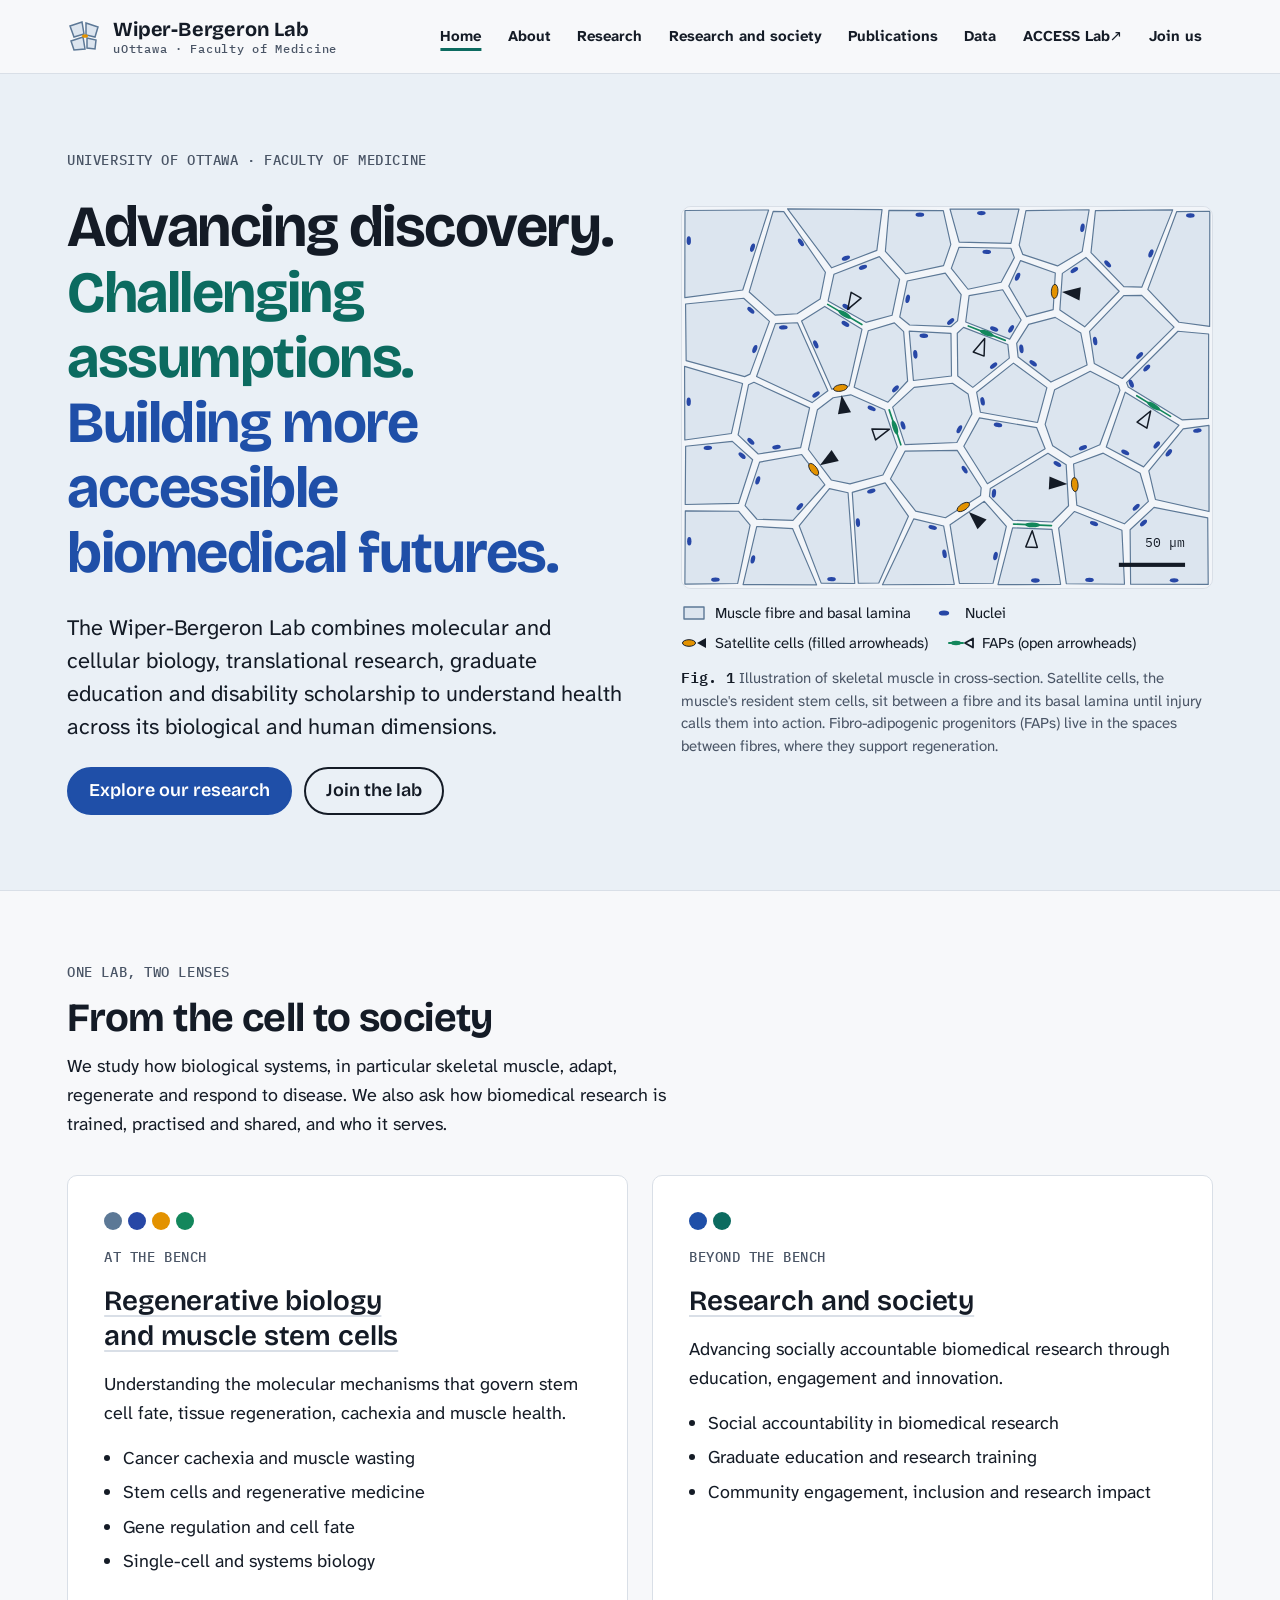
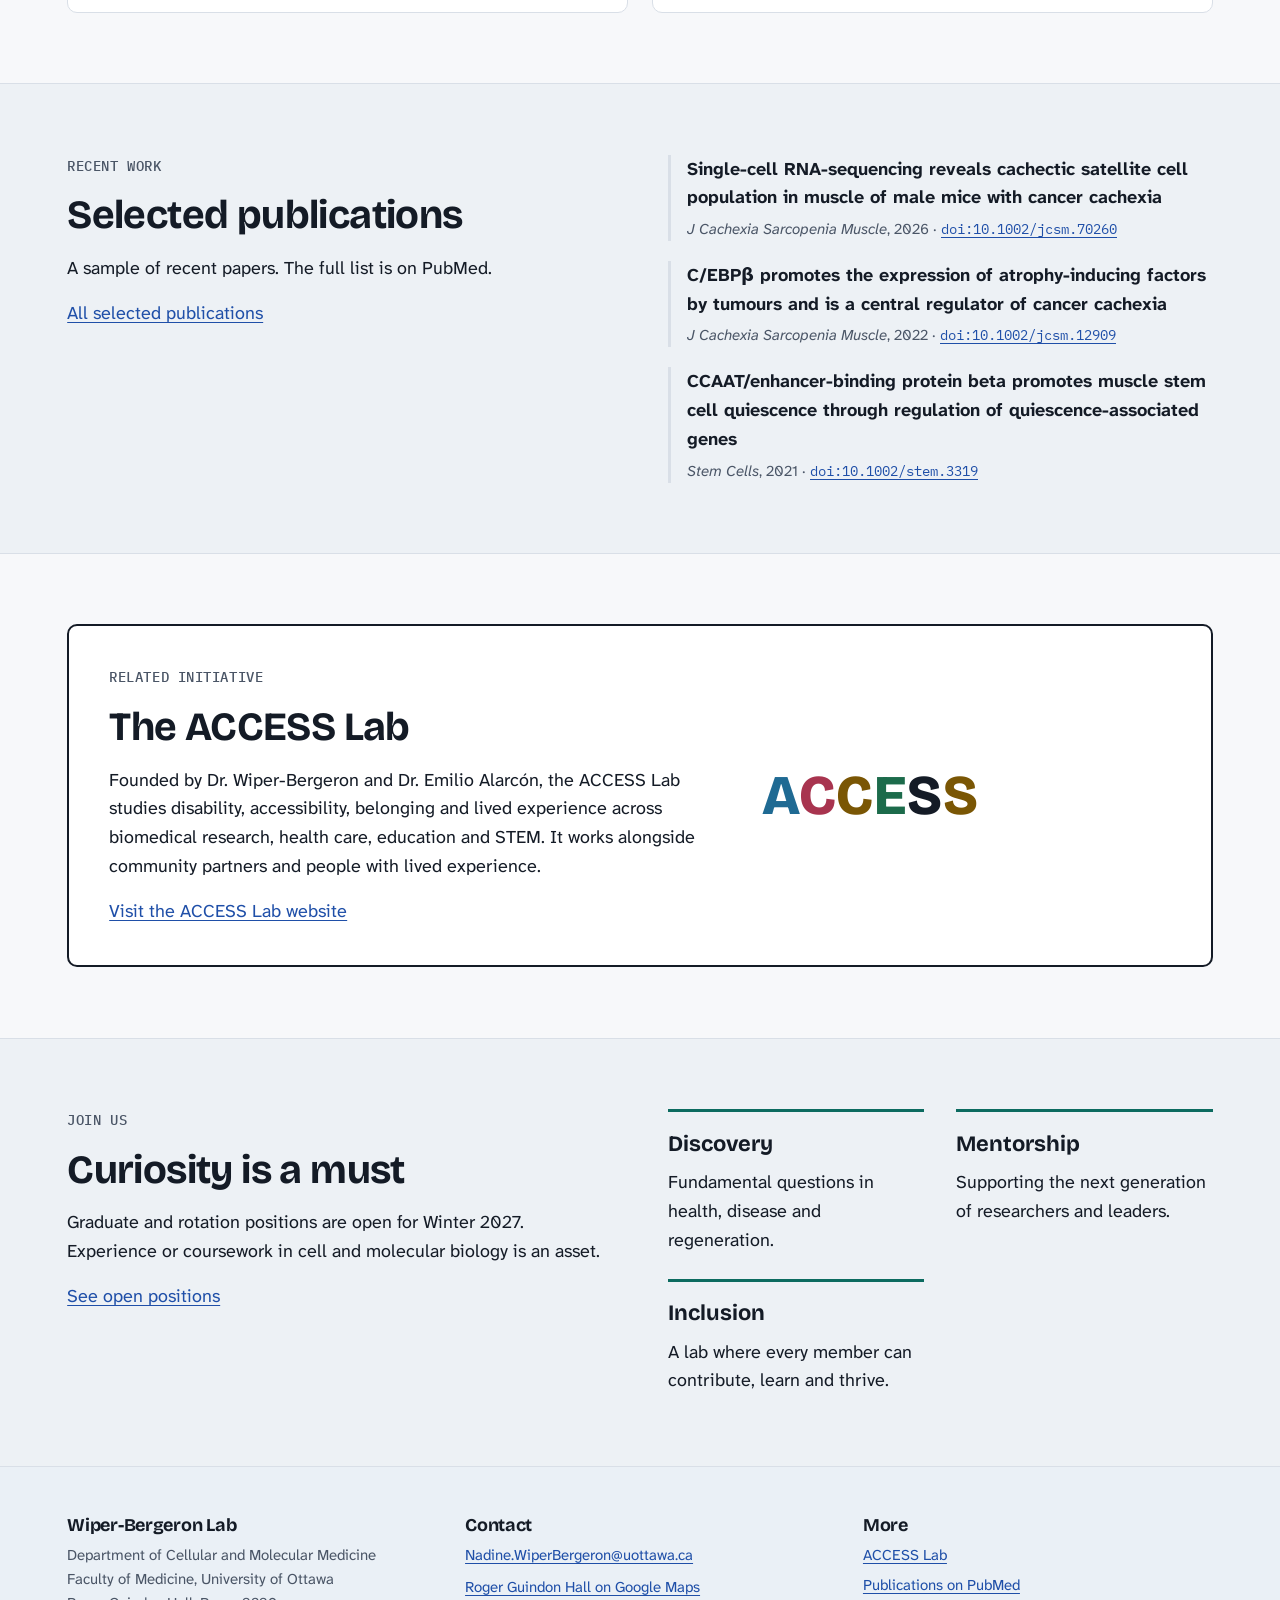
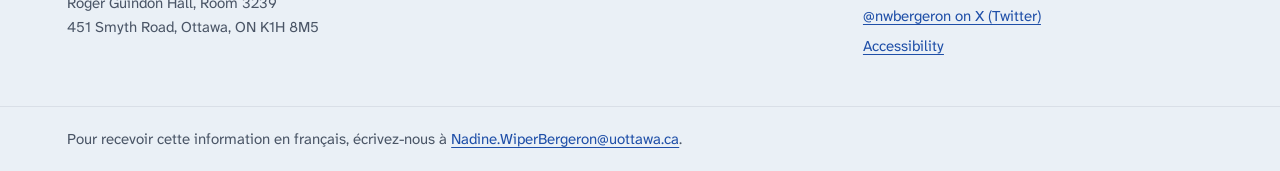
<file: index.html>
<!doctype html>
<html lang="en">
<head>
<meta charset="utf-8">
<meta name="viewport" content="width=device-width, initial-scale=1, viewport-fit=cover">
<title>Wiper-Bergeron Lab</title>
<meta name="description" content="The Wiper-Bergeron Lab at the University of Ottawa Faculty of Medicine studies muscle stem cells, regeneration and cancer cachexia, and the role of biomedical research in society.">
<meta name="color-scheme" content="light dark">
<link rel="icon" href="assets/favicon.svg" type="image/svg+xml">
<link rel="preconnect" href="https://fonts.googleapis.com">
<link rel="preconnect" href="https://fonts.gstatic.com" crossorigin>
<link rel="stylesheet" href="https://fonts.googleapis.com/css2?family=Atkinson+Hyperlegible+Next:ital,wght@0,400;0,700;1,400&amp;family=Bricolage+Grotesque:opsz,wght@12..96,600;12..96,700;12..96,800&amp;family=IBM+Plex+Mono:wght@500;600&amp;display=swap">
<link rel="stylesheet" href="assets/lab.css">
</head>
<body>
<a class="skip-link" href="#main">Skip to main content</a>
<header class="site-header">
  <div class="frame">
    <a class="brand" href="./"><svg class="brand-mark" viewBox="0 0 34 34" aria-hidden="true" focusable="false"><path class="bm-f" d="M3 7 L15 3 L17 15 L7 18 Z"/><path class="bm-f" d="M19 4 L31 8 L28 18 L19 16 Z"/><path class="bm-f" d="M4 22 L16 18 L18 30 L7 31 Z"/><path class="bm-f" d="M20 19 L29 21 L28 30 L20 29 Z"/><ellipse class="bm-s" cx="18" cy="17" rx="3" ry="1.8"/></svg><span class="brand-name">Wiper-Bergeron Lab<span>uOttawa · Faculty of Medicine</span></span><span class="sr-only">, home</span></a>
    <nav class="site-nav" aria-label="Main">
      <ul>
        <li><a href="./" aria-current="page">Home</a></li>
        <li><a href="about.html">About</a></li>
        <li><a href="research.html">Research</a></li>
        <li><a href="research-and-society.html">Research and society</a></li>
        <li><a href="publications.html">Publications</a></li>
        <li><a href="data.html">Data</a></li>
        <li><a href="https://www.wiper-bergeronlab.com/access-lab/" class="ext">ACCESS Lab<span class="sr-only"> (separate site)</span></a></li>
        <li><a href="join-us.html">Join us</a></li>
      </ul>
    </nav>
  </div>
</header>
<main id="main" tabindex="-1">
<section class="hero" aria-labelledby="hero-title">
  <div class="frame">
    <div class="stack" style="gap:1.5rem">
      <p class="label">University of Ottawa · Faculty of Medicine</p>
      <h1 id="hero-title"><span>Advancing discovery.</span><span class="l2">Challenging assumptions.</span><span class="l3">Building more accessible biomedical futures.</span></h1>
      <p class="lead">The Wiper-Bergeron Lab combines molecular and cellular biology, translational research, graduate education and disability scholarship to understand health across its biological and human dimensions.</p>
      <div class="actions">
        <a class="btn" href="research.html">Explore our research</a>
        <a class="btn btn-quiet" href="join-us.html">Join the lab</a>
      </div>
    </div>
    <figure class="figure">
      <div class="plate">
        <svg class="section-art" viewBox="0 0 640 460" role="img" aria-labelledby="fig1-title" focusable="false">
<title id="fig1-title">Illustration of a skeletal muscle cross-section. Satellite cells sit at the edge of fibres, marked by filled arrowheads. Fibro-adipogenic progenitors sit in the spaces between fibres, marked by open arrowheads.</title>
<rect class="sa-bg" width="640" height="460"/>
<g class="sa-fibre">
<path d="M455.2 388.2 L474.4 368.0 L531.7 390.6 L534.8 456.0 L464.5 455.3 Z"/>
<path d="M459.7 80.2 L488.2 61.0 L528.4 101.8 L486.7 144.8 L456.7 124.5 Z"/>
<path d="M205.8 344.9 L245.5 333.5 L273.7 373.9 L237.8 454.5 L213.1 454.8 Z"/>
<path d="M4.4 289.2 L60.8 283.2 L85.4 305.5 L68.3 358.3 L3.9 359.6 Z"/>
<path d="M450.4 220.8 L493.4 198.6 L527.5 216.1 L529.3 221.4 L505.0 287.4 L469.8 302.5 L448.0 288.5 L438.9 262.7 Z"/>
<path d="M144.5 137.8 L172.5 120.2 L217.5 147.8 L202.0 216.3 L180.9 220.1 Z"/>
<path d="M113.0 140.9 L139.6 139.9 L176.3 222.1 L157.2 236.4 L90.1 204.9 Z"/>
<path d="M254.6 241.8 L280.5 218.0 L326.9 213.0 L345.8 226.0 L350.4 250.1 L332.2 284.6 L269.5 287.2 Z"/>
<path d="M605.7 268.2 L636.9 264.0 L637.0 368.1 L572.2 353.5 L564.2 318.9 Z"/>
<path d="M399.6 387.7 L447.1 389.6 L457.6 456.2 L381.9 456.4 Z"/>
<path d="M110.2 5.3 L123.0 5.5 L173.3 78.9 L166.9 111.3 L139.1 129.0 L112.5 130.7 L81.2 102.8 Z"/>
<path d="M323.9 2.4 L407.3 2.5 L397.5 43.9 L335.0 42.5 Z"/>
<path d="M3.1 192.6 L73.2 213.4 L59.7 273.7 L3.4 281.6 Z"/>
<path d="M280.2 376.9 L316.2 385.5 L329.1 456.1 L242.3 456.6 Z"/>
<path d="M356.1 223.9 L400.6 188.7 L441.0 218.3 L429.7 260.4 L360.7 248.1 Z"/>
<path d="M272.2 89.5 L318.2 79.9 L337.4 106.0 L333.0 137.7 L325.2 144.5 L275.1 142.6 L263.2 132.9 Z"/>
<path d="M3.6 4.2 L104.7 3.6 L73.4 100.3 L3.4 109.5 Z"/>
<path d="M395.0 95.6 L409.2 64.8 L451.2 79.7 L448.6 124.1 L416.5 132.5 Z"/>
<path d="M127.6 2.2 L241.8 3.1 L235.5 52.4 L180.9 73.5 Z"/>
<path d="M499.7 4.4 L593.1 3.5 L555.7 96.9 L534.0 96.2 L494.3 55.1 Z"/>
<path d="M141.6 385.3 L178.2 340.4 L200.7 345.3 L208.8 455.1 L168.2 454.6 Z"/>
<path d="M251.9 328.7 L269.7 295.0 L332.6 294.2 L361.6 339.3 L360.8 348.8 L318.4 375.6 L282.4 367.5 Z"/>
<path d="M372.6 340.3 L442.3 297.7 L464.3 311.4 L467.2 361.1 L447.4 380.7 L399.9 378.6 L371.6 349.8 Z"/>
<path d="M80.4 214.9 L86.9 211.9 L154.2 242.8 L143.4 290.8 L92.1 298.5 L67.8 275.5 Z"/>
<path d="M324.0 384.1 L365.4 355.7 L392.0 386.0 L375.9 454.8 L335.3 455.0 Z"/>
<path d="M163.7 245.0 L182.7 230.6 L203.9 227.0 L245.0 245.0 L260.3 290.2 L242.8 323.9 L203.0 334.7 L180.4 329.9 L152.8 293.1 Z"/>
<path d="M4.3 117.2 L74.5 110.3 L105.7 138.2 L82.2 202.0 L75.7 205.0 L5.0 185.7 Z"/>
<path d="M183.7 81.2 L238.5 60.0 L263.0 87.6 L253.9 130.9 L222.3 139.4 L176.6 113.5 Z"/>
<path d="M492.6 150.4 L533.9 107.2 L555.6 106.9 L594.7 145.2 L532.1 207.3 L498.3 189.2 Z"/>
<path d="M599.4 150.2 L636.5 153.5 L636.3 255.5 L604.7 257.3 L539.4 217.5 L537.3 212.3 Z"/>
<path d="M359.5 254.9 L428.7 266.7 L438.9 292.1 L369.1 334.5 L340.6 289.1 Z"/>
<path d="M415.7 4.3 L492.1 3.3 L483.7 53.7 L453.9 71.2 L411.8 57.2 L407.5 46.0 Z"/>
<path d="M274.6 150.1 L325.1 152.7 L325.7 204.2 L279.7 209.7 Z"/>
<path d="M250.1 4.0 L315.8 4.4 L324.9 45.2 L316.1 70.9 L270.5 80.7 L245.8 53.6 Z"/>
<path d="M598.0 5.5 L637.9 5.1 L637.7 144.3 L600.7 139.3 L563.0 99.6 Z"/>
<path d="M404.5 164.8 L419.0 141.9 L451.1 133.4 L482.0 152.3 L489.6 190.9 L445.9 211.6 L406.2 181.3 Z"/>
<path d="M473.2 310.6 L509.1 297.5 L553.7 321.8 L563.7 355.8 L534.7 382.9 L477.2 360.4 Z"/>
<path d="M93.8 308.3 L144.7 299.2 L172.7 335.7 L134.1 378.8 L90.6 377.4 L76.2 360.9 Z"/>
<path d="M541.6 390.1 L570.5 363.1 L635.4 375.7 L636.0 456.2 L542.2 455.9 Z"/>
<path d="M334.8 48.7 L397.5 49.9 L401.7 61.2 L385.7 91.0 L345.7 99.4 L325.5 74.2 Z"/>
<path d="M90.3 386.2 L133.6 388.7 L162.7 456.7 L73.8 456.4 Z"/>
<path d="M347.0 107.2 L387.6 100.0 L409.9 136.5 L396.1 159.7 L342.9 139.0 Z"/>
<path d="M535.7 223.8 L600.7 263.7 L557.9 314.1 L512.8 290.0 Z"/>
<path d="M332.7 152.6 L340.3 145.5 L393.8 166.1 L395.6 182.6 L351.5 218.0 L333.3 204.2 Z"/>
<path d="M225.1 149.6 L256.7 140.0 L267.9 150.7 L272.7 210.3 L248.9 235.9 L208.1 217.8 Z"/>
<path d="M4.0 367.2 L68.3 367.7 L82.3 384.4 L67.3 455.0 L3.5 455.8 Z"/>
</g><g class="sa-nuc">
<ellipse cx="498.0" cy="382.6" rx="5.2" ry="2.6" transform="rotate(21 498.0 382.6)"/>
<ellipse cx="492.5" cy="450.6" rx="5.2" ry="2.6" transform="rotate(-179 492.5 450.6)"/>
<ellipse cx="474.2" cy="76.2" rx="5.2" ry="2.6" transform="rotate(-34 474.2 76.2)"/>
<ellipse cx="212.6" cy="381.5" rx="5.2" ry="2.6" transform="rotate(-94 212.6 381.5)"/>
<ellipse cx="228.8" cy="343.4" rx="5.2" ry="2.6" transform="rotate(-16 228.8 343.4)"/>
<ellipse cx="72.6" cy="300.5" rx="5.2" ry="2.6" transform="rotate(42 72.6 300.5)"/>
<ellipse cx="31.2" cy="291.1" rx="5.2" ry="2.6" transform="rotate(-6 31.2 291.1)"/>
<ellipse cx="484.6" cy="291.1" rx="5.2" ry="2.6" transform="rotate(157 484.6 291.1)"/>
<ellipse cx="197.5" cy="141.3" rx="5.2" ry="2.6" transform="rotate(31 197.5 141.3)"/>
<ellipse cx="161.7" cy="166.0" rx="5.2" ry="2.6" transform="rotate(-114 161.7 166.0)"/>
<ellipse cx="122.5" cy="145.4" rx="5.2" ry="2.6" transform="rotate(-2 122.5 145.4)"/>
<ellipse cx="162.0" cy="226.6" rx="5.2" ry="2.6" transform="rotate(143 162.0 226.6)"/>
<ellipse cx="267.1" cy="263.9" rx="5.2" ry="2.6" transform="rotate(-108 267.1 263.9)"/>
<ellipse cx="335.2" cy="268.5" rx="5.2" ry="2.6" transform="rotate(118 335.2 268.5)"/>
<ellipse cx="622.9" cy="270.2" rx="5.2" ry="2.6" transform="rotate(-8 622.9 270.2)"/>
<ellipse cx="588.4" cy="297.1" rx="5.2" ry="2.6" transform="rotate(-51 588.4 297.1)"/>
<ellipse cx="427.1" cy="451.4" rx="5.2" ry="2.6" transform="rotate(180 427.1 451.4)"/>
<ellipse cx="143.7" cy="42.8" rx="5.2" ry="2.6" transform="rotate(56 143.7 42.8)"/>
<ellipse cx="361.8" cy="7.3" rx="5.2" ry="2.6" transform="rotate(0 361.8 7.3)"/>
<ellipse cx="8.1" cy="235.4" rx="5.2" ry="2.6" transform="rotate(-90 8.1 235.4)"/>
<ellipse cx="303.0" cy="387.4" rx="5.2" ry="2.6" transform="rotate(13 303.0 387.4)"/>
<ellipse cx="317.3" cy="419.1" rx="5.2" ry="2.6" transform="rotate(80 317.3 419.1)"/>
<ellipse cx="363.3" cy="234.9" rx="5.2" ry="2.6" transform="rotate(-101 363.3 234.9)"/>
<ellipse cx="324.7" cy="138.4" rx="5.2" ry="2.6" transform="rotate(139 324.7 138.4)"/>
<ellipse cx="272.8" cy="111.0" rx="5.2" ry="2.6" transform="rotate(-78 272.8 111.0)"/>
<ellipse cx="85.2" cy="49.2" rx="5.2" ry="2.6" transform="rotate(108 85.2 49.2)"/>
<ellipse cx="8.2" cy="40.7" rx="5.2" ry="2.6" transform="rotate(-90 8.2 40.7)"/>
<ellipse cx="405.6" cy="84.3" rx="5.2" ry="2.6" transform="rotate(-65 405.6 84.3)"/>
<ellipse cx="198.1" cy="61.8" rx="5.2" ry="2.6" transform="rotate(159 198.1 61.8)"/>
<ellipse cx="566.8" cy="56.1" rx="5.2" ry="2.6" transform="rotate(112 566.8 56.1)"/>
<ellipse cx="514.5" cy="68.8" rx="5.2" ry="2.6" transform="rotate(-134 514.5 68.8)"/>
<ellipse cx="180.7" cy="449.7" rx="5.2" ry="2.6" transform="rotate(-179 180.7 449.7)"/>
<ellipse cx="341.6" cy="317.5" rx="5.2" ry="2.6" transform="rotate(57 341.6 317.5)"/>
<ellipse cx="377.0" cy="346.1" rx="5.2" ry="2.6" transform="rotate(-84 377.0 346.1)"/>
<ellipse cx="453.7" cy="310.6" rx="5.2" ry="2.6" transform="rotate(32 453.7 310.6)"/>
<ellipse cx="114.2" cy="290.2" rx="5.2" ry="2.6" transform="rotate(171 114.2 290.2)"/>
<ellipse cx="83.2" cy="283.2" rx="5.2" ry="2.6" transform="rotate(-137 83.2 283.2)"/>
<ellipse cx="378.9" cy="421.9" rx="5.2" ry="2.6" transform="rotate(103 378.9 421.9)"/>
<ellipse cx="229.2" cy="243.4" rx="5.2" ry="2.6" transform="rotate(24 229.2 243.4)"/>
<ellipse cx="88.0" cy="171.7" rx="5.2" ry="2.6" transform="rotate(110 88.0 171.7)"/>
<ellipse cx="83.2" cy="124.8" rx="5.2" ry="2.6" transform="rotate(42 83.2 124.8)"/>
<ellipse cx="198.6" cy="120.7" rx="5.2" ry="2.6" transform="rotate(-150 198.6 120.7)"/>
<ellipse cx="218.7" cy="72.9" rx="5.2" ry="2.6" transform="rotate(-21 218.7 72.9)"/>
<ellipse cx="499.3" cy="161.9" rx="5.2" ry="2.6" transform="rotate(-98 499.3 161.9)"/>
<ellipse cx="553.1" cy="179.6" rx="5.2" ry="2.6" transform="rotate(135 553.1 179.6)"/>
<ellipse cx="543.0" cy="213.5" rx="5.2" ry="2.6" transform="rotate(-112 543.0 213.5)"/>
<ellipse cx="561.7" cy="194.5" rx="5.2" ry="2.6" transform="rotate(-45 561.7 194.5)"/>
<ellipse cx="381.9" cy="263.4" rx="5.2" ry="2.6" transform="rotate(10 381.9 263.4)"/>
<ellipse cx="484.0" cy="25.1" rx="5.2" ry="2.6" transform="rotate(99 484.0 25.1)"/>
<ellipse cx="292.3" cy="155.6" rx="5.2" ry="2.6" transform="rotate(3 292.3 155.6)"/>
<ellipse cx="282.0" cy="178.1" rx="5.2" ry="2.6" transform="rotate(-95 282.0 178.1)"/>
<ellipse cx="287.5" cy="9.3" rx="5.2" ry="2.6" transform="rotate(0 287.5 9.3)"/>
<ellipse cx="614.4" cy="10.3" rx="5.2" ry="2.6" transform="rotate(-1 614.4 10.3)"/>
<ellipse cx="424.4" cy="188.9" rx="5.2" ry="2.6" transform="rotate(-143 424.4 188.9)"/>
<ellipse cx="410.2" cy="171.5" rx="5.2" ry="2.6" transform="rotate(-96 410.2 171.5)"/>
<ellipse cx="548.9" cy="362.9" rx="5.2" ry="2.6" transform="rotate(137 548.9 362.9)"/>
<ellipse cx="91.6" cy="330.4" rx="5.2" ry="2.6" transform="rotate(-72 91.6 330.4)"/>
<ellipse cx="142.4" cy="362.1" rx="5.2" ry="2.6" transform="rotate(132 142.4 362.1)"/>
<ellipse cx="557.8" cy="381.8" rx="5.2" ry="2.6" transform="rotate(-43 557.8 381.8)"/>
<ellipse cx="594.8" cy="451.2" rx="5.2" ry="2.6" transform="rotate(-180 594.8 451.2)"/>
<ellipse cx="368.3" cy="54.3" rx="5.2" ry="2.6" transform="rotate(1 368.3 54.3)"/>
<ellipse cx="85.7" cy="425.9" rx="5.2" ry="2.6" transform="rotate(-77 85.7 425.9)"/>
<ellipse cx="377.3" cy="147.4" rx="5.2" ry="2.6" transform="rotate(-159 377.3 147.4)"/>
<ellipse cx="397.8" cy="147.3" rx="5.2" ry="2.6" transform="rotate(121 397.8 147.3)"/>
<ellipse cx="573.8" cy="287.6" rx="5.2" ry="2.6" transform="rotate(130 573.8 287.6)"/>
<ellipse cx="535.7" cy="296.6" rx="5.2" ry="2.6" transform="rotate(-152 535.7 296.6)"/>
<ellipse cx="376.6" cy="191.7" rx="5.2" ry="2.6" transform="rotate(141 376.6 191.7)"/>
<ellipse cx="258.0" cy="219.7" rx="5.2" ry="2.6" transform="rotate(133 258.0 219.7)"/>
<ellipse cx="40.4" cy="450.3" rx="5.2" ry="2.6" transform="rotate(179 40.4 450.3)"/>
<ellipse cx="8.8" cy="403.9" rx="5.2" ry="2.6" transform="rotate(-90 8.8 403.9)"/>
</g><g class="sa-fap">
<path d="M549.6 228.1 L590.5 253.1"/>
<ellipse cx="570.0" cy="240.6" rx="9" ry="3" transform="rotate(31 570.0 240.6)"/>
<path d="M217.4 142.1 L176.1 117.7"/>
<ellipse cx="196.7" cy="129.9" rx="9" ry="3" transform="rotate(-149 196.7 129.9)"/>
<path d="M250.4 245.2 L264.5 287.4"/>
<ellipse cx="257.4" cy="266.3" rx="9" ry="3" transform="rotate(72 257.4 266.3)"/>
<path d="M346.0 143.8 L390.7 161.2"/>
<ellipse cx="368.3" cy="152.5" rx="9" ry="3" transform="rotate(21 368.3 152.5)"/>
<path d="M400.7 383.2 L446.5 385.1"/>
<ellipse cx="423.6" cy="384.2" rx="9" ry="3" transform="rotate(2 423.6 384.2)"/>
</g><g class="sa-sat">
<ellipse cx="191.5" cy="218.7" rx="8.5" ry="4" transform="rotate(170 191.5 218.7)"/>
<ellipse cx="450.4" cy="102.0" rx="8.5" ry="4" transform="rotate(93 450.4 102.0)"/>
<ellipse cx="340.0" cy="362.6" rx="8.5" ry="4" transform="rotate(148 340.0 362.6)"/>
<ellipse cx="474.7" cy="335.5" rx="8.5" ry="4" transform="rotate(-95 474.7 335.5)"/>
<ellipse cx="159.1" cy="317.1" rx="8.5" ry="4" transform="rotate(53 159.1 317.1)"/>
</g><g class="sa-arrow">
<path d="M192.9 227.6 L188.5 250.6 L204.3 248.0 Z"/>
<path d="M459.3 102.8 L480.4 113.0 L482.0 97.0 Z"/>
<path d="M346.6 368.7 L357.2 389.6 L368.1 377.8 Z"/>
<path d="M465.7 334.9 L444.2 325.6 L443.3 341.5 Z"/>
<path d="M166.7 312.2 L189.5 307.0 L180.8 293.6 Z"/>
</g><g class="sa-arrow-open">
<path d="M566.4 246.6 L561.9 267.3 L550.0 260.0 Z"/>
<path d="M200.3 123.8 L204.4 103.1 L216.5 110.2 Z"/>
<path d="M250.8 268.5 L234.0 281.5 L229.6 268.2 Z"/>
<path d="M365.8 159.0 L365.1 180.2 L352.0 175.2 Z"/>
<path d="M423.3 391.2 L429.5 411.4 L415.5 410.8 Z"/>
</g>
<g class="sa-scale"><rect x="528" y="430" width="80" height="5"/></g>
</svg>
        <span class="scale-label" aria-hidden="true">50 µm</span>
      </div>
      <ul class="legend" aria-label="Key to the illustration">
        <li><svg viewBox="0 0 26 16" aria-hidden="true" focusable="false"><g class="sa-fibre"><path d="M3 2 L23 2 L23 14 L3 14 Z"/></g></svg>Muscle fibre and basal lamina</li>
        <li><svg viewBox="0 0 26 16" aria-hidden="true" focusable="false"><g class="sa-nuc"><ellipse cx="13" cy="8" rx="5.2" ry="2.6"/></g></svg>Nuclei</li>
        <li><svg viewBox="0 0 26 16" aria-hidden="true" focusable="false"><g class="sa-sat"><ellipse cx="8" cy="8" rx="6.5" ry="3.3"/></g><g class="sa-arrow"><path d="M16 8 L25 3 L25 13 Z"/></g></svg>Satellite cells (filled arrowheads)</li>
        <li><svg viewBox="0 0 26 16" aria-hidden="true" focusable="false"><g class="sa-fap"><path d="M1 8 L15 8"/><ellipse cx="8" cy="8" rx="5" ry="2.2"/></g><g class="sa-arrow-open"><path d="M17 8 L25 3.5 L25 12.5 Z"/></g></svg>FAPs (open arrowheads)</li>
      </ul>
      <figcaption><b>Fig. 1</b> Illustration of skeletal muscle in cross-section. Satellite cells, the muscle's resident stem cells, sit between a fibre and its basal lamina until injury calls them into action. Fibro-adipogenic progenitors (FAPs) live in the spaces between fibres, where they support regeneration.</figcaption>
    </figure>
  </div>
</section>

<section class="section" aria-labelledby="programs-title">
  <div class="frame">
    <div class="section-head">
      <p class="label">One lab, two lenses</p>
      <h2 id="programs-title">From the cell to society</h2>
      <p>We study how biological systems, in particular skeletal muscle, adapt, regenerate and respond to disease. We also ask how biomedical research is trained, practised and shared, and who it serves.</p>
    </div>
    <div class="programs">
      <article class="program">
        <div class="swatch" aria-hidden="true"><span class="sw-l"></span><span class="sw-b"></span><span class="sw-a"></span><span class="sw-g"></span></div>
        <p class="label">At the bench</p>
        <h3><a href="research.html">Regenerative biology and muscle stem cells</a></h3>
        <p>Understanding the molecular mechanisms that govern stem cell fate, tissue regeneration, cachexia and muscle health.</p>
        <ul>
          <li>Cancer cachexia and muscle wasting</li>
          <li>Stem cells and regenerative medicine</li>
          <li>Gene regulation and cell fate</li>
          <li>Single-cell and systems biology</li>
        </ul>
      </article>
      <article class="program">
        <div class="swatch" aria-hidden="true"><span class="sw-n"></span><span class="sw-t"></span></div>
        <p class="label">Beyond the bench</p>
        <h3><a href="research-and-society.html">Research and society</a></h3>
        <p>Advancing socially accountable biomedical research through education, engagement and innovation.</p>
        <ul>
          <li>Social accountability in biomedical research</li>
          <li>Graduate education and research training</li>
          <li>Community engagement, inclusion and research impact</li>
        </ul>
      </article>
    </div>
  </div>
</section>

<section class="section section-tint" aria-labelledby="pubs-title">
  <div class="frame split">
    <div class="stack">
      <p class="label">Recent work</p>
      <h2 id="pubs-title">Selected publications</h2>
      <p>A sample of recent papers. The full list is on PubMed.</p>
      <p><a href="publications.html">All selected publications</a></p>
    </div>
    <ol class="refs" reversed>
      <li><span class="t">Single-cell RNA-sequencing reveals cachectic satellite cell population in muscle of male mice with cancer cachexia</span><span class="j"><i>J Cachexia Sarcopenia Muscle</i>, 2026 · <a href="https://doi.org/10.1002/jcsm.70260">doi:10.1002/jcsm.70260</a></span></li>
      <li><span class="t">C/EBPβ promotes the expression of atrophy-inducing factors by tumours and is a central regulator of cancer cachexia</span><span class="j"><i>J Cachexia Sarcopenia Muscle</i>, 2022 · <a href="https://doi.org/10.1002/jcsm.12909">doi:10.1002/jcsm.12909</a></span></li>
      <li><span class="t">CCAAT/enhancer-binding protein beta promotes muscle stem cell quiescence through regulation of quiescence-associated genes</span><span class="j"><i>Stem Cells</i>, 2021 · <a href="https://doi.org/10.1002/stem.3319">doi:10.1002/stem.3319</a></span></li>
    </ol>
  </div>
</section>

<section class="section" aria-labelledby="access-title">
  <div class="frame">
    <div class="callout">
      <div class="stack">
        <p class="label">Related initiative</p>
        <h2 id="access-title">The ACCESS Lab</h2>
        <p>Founded by Dr. Wiper-Bergeron and Dr. Emilio Alarcón, the ACCESS Lab studies disability, accessibility, belonging and lived experience across biomedical research, health care, education and STEM. It works alongside community partners and people with lived experience.</p>
        <p><a href="https://www.wiper-bergeronlab.com/access-lab/">Visit the ACCESS Lab website</a></p>
      </div>
      <p class="access-word" aria-hidden="true"><span class="aw-a">A</span><span class="aw-c1">C</span><span class="aw-c2">C</span><span class="aw-e">E</span><span class="aw-s1">S</span><span class="aw-s2">S</span></p>
    </div>
  </div>
</section>

<section class="section section-tint" aria-labelledby="join-title">
  <div class="frame split">
    <div class="stack">
      <p class="label">Join us</p>
      <h2 id="join-title">Curiosity is a must</h2>
      <p>Graduate and rotation positions are open for Winter 2027. Experience or coursework in cell and molecular biology is an asset.</p>
      <p><a href="join-us.html">See open positions</a></p>
    </div>
    <dl class="values" style="grid-template-columns:repeat(auto-fit,minmax(min(100%,11rem),1fr))">
      <div><dt>Discovery</dt><dd>Fundamental questions in health, disease and regeneration.</dd></div>
      <div><dt>Mentorship</dt><dd>Supporting the next generation of researchers and leaders.</dd></div>
      <div><dt>Inclusion</dt><dd>A lab where every member can contribute, learn and thrive.</dd></div>
    </dl>
  </div>
</section>
</main>
<footer class="site-footer">
  <div class="frame">
    <div>
      <h2>Wiper-Bergeron Lab</h2>
      <address>
        Department of Cellular and Molecular Medicine<br>
        Faculty of Medicine, University of Ottawa<br>
        Roger Guindon Hall, Room 3239<br>
        451 Smyth Road, Ottawa, ON K1H 8M5
      </address>
    </div>
    <div>
      <h2>Contact</h2>
      <p><a href="mailto:Nadine.WiperBergeron@uottawa.ca">Nadine.WiperBergeron@uottawa.ca</a></p>
      <p style="margin-top:0.5rem"><a href="https://maps.google.com/?cid=5245158781146631547">Roger Guindon Hall on Google Maps</a></p>
    </div>
    <nav aria-label="Footer">
      <h2>More</h2>
      <ul>
        <li><a href="https://www.wiper-bergeronlab.com/access-lab/">ACCESS Lab</a></li>
        <li><a href="https://pubmed.ncbi.nlm.nih.gov/?term=Wiper-Bergeron+N&sort=date">Publications on PubMed</a></li>
        <li><a href="https://twitter.com/nwbergeron">@nwbergeron on X (Twitter)</a></li>
        <li><a href="accessibility.html">Accessibility</a></li>
      </ul>
    </nav>
  </div>
  <div class="footer-bottom">
    <div class="frame">
      <p lang="fr">Pour recevoir cette information en français, écrivez-nous à <a href="mailto:Nadine.WiperBergeron@uottawa.ca">Nadine.WiperBergeron@uottawa.ca</a>.</p>
    </div>
  </div>
</footer>
</body>
</html>
</file>
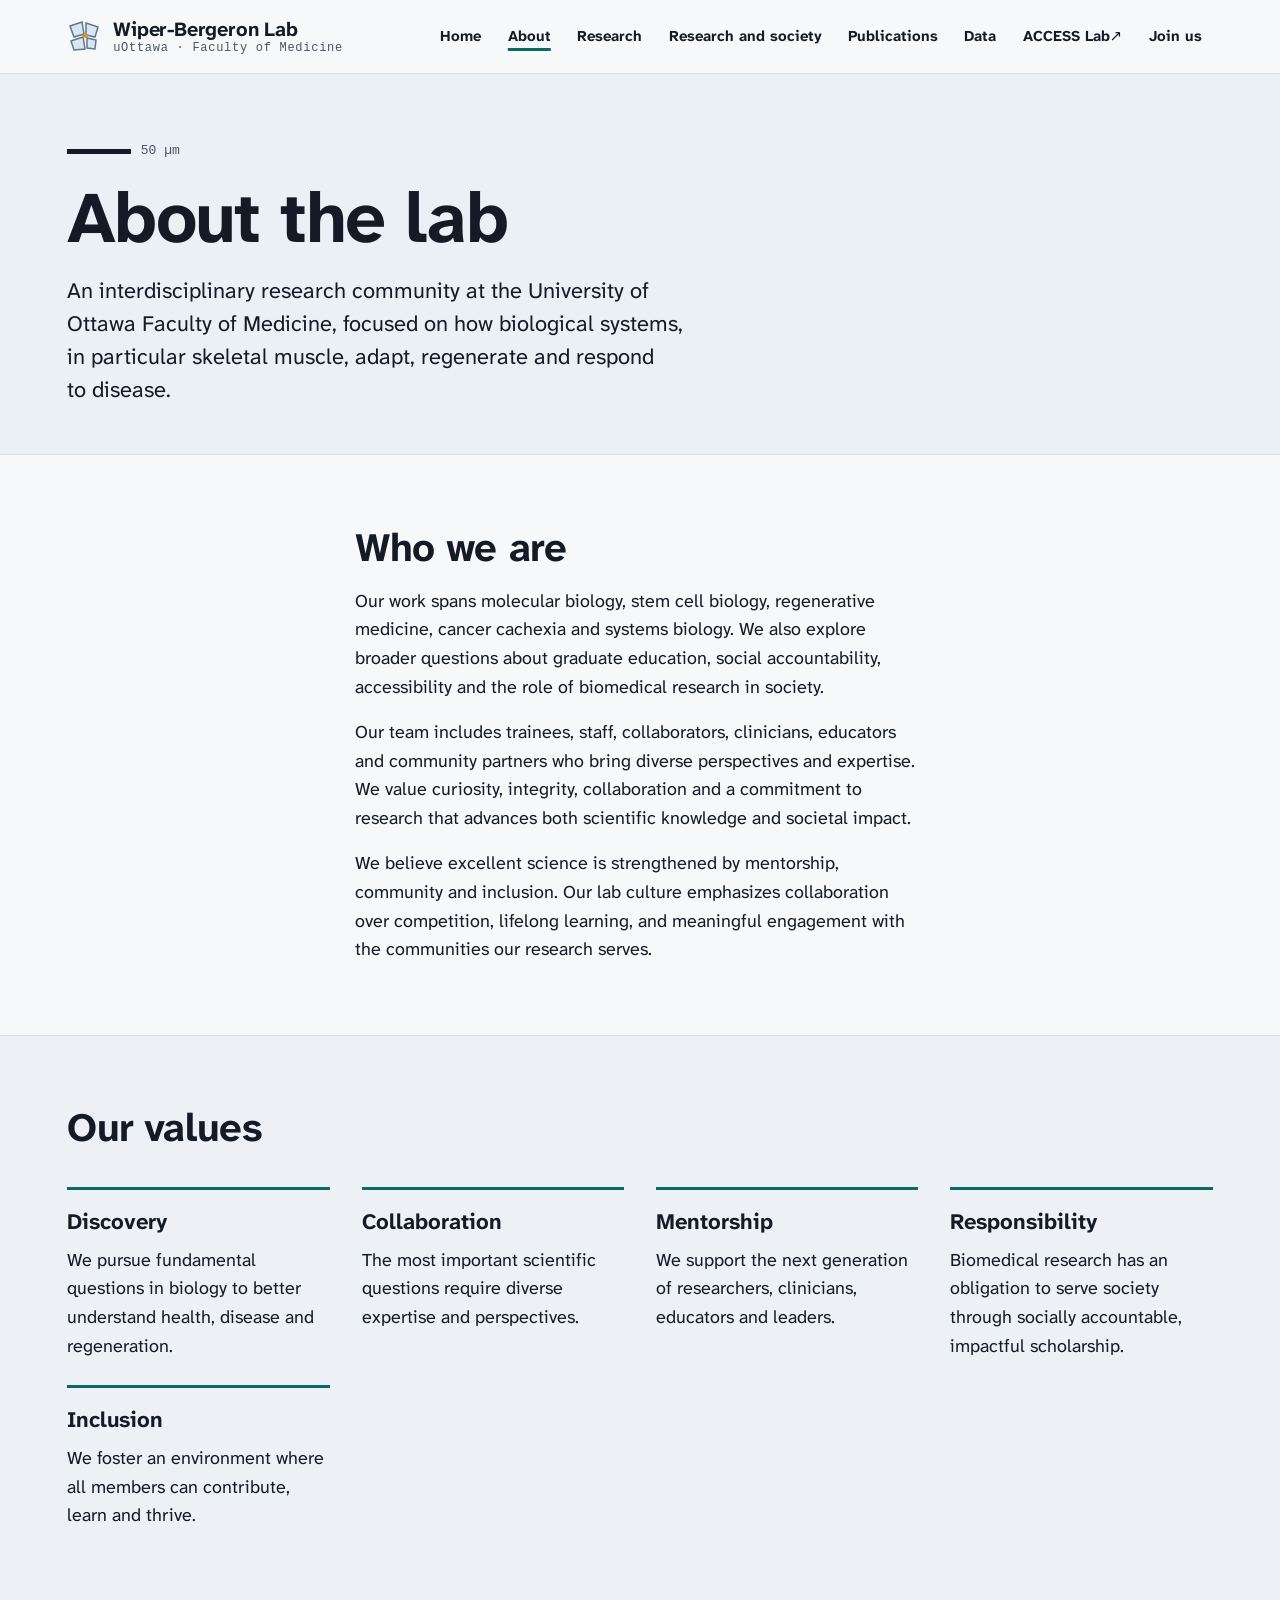
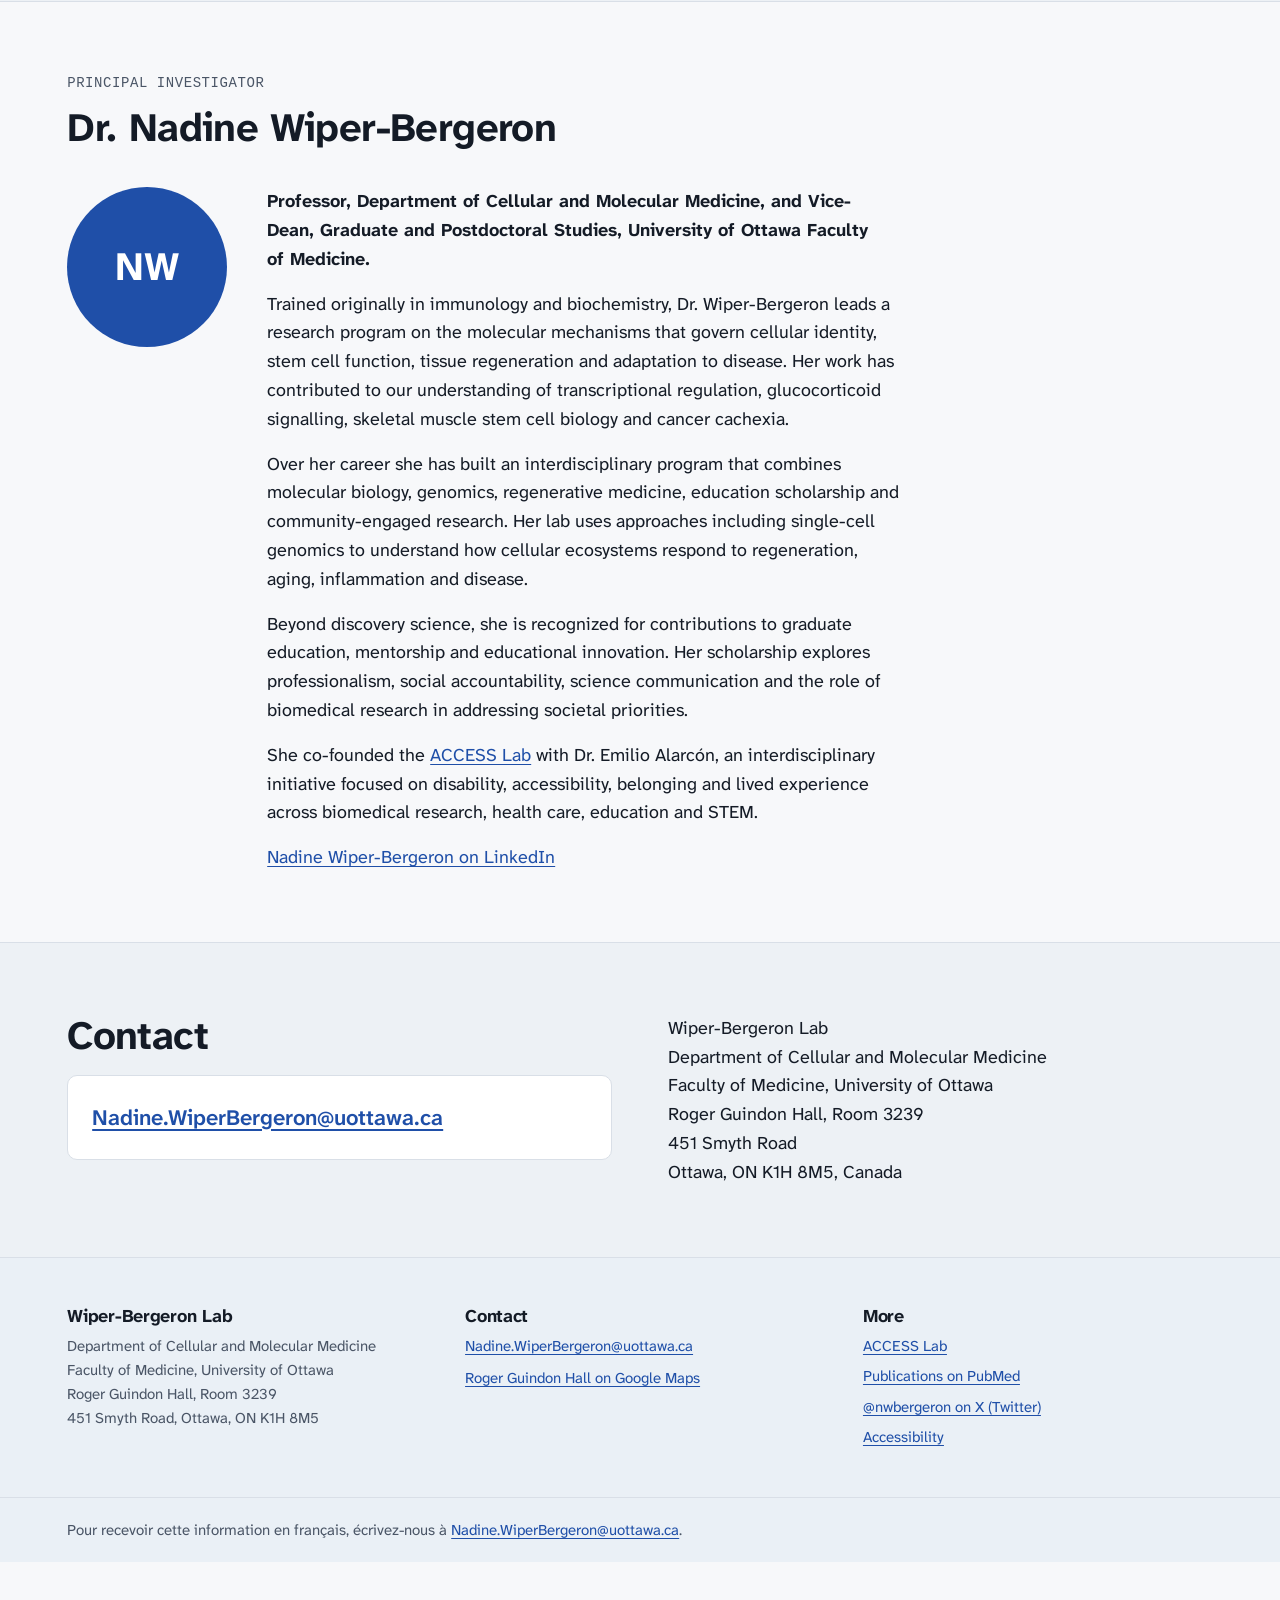
<file: about-5.html>
<!doctype html>
<html lang="en">
<head>
<meta charset="utf-8">
<meta name="viewport" content="width=device-width, initial-scale=1">
<title>This page has moved | Wiper-Bergeron Lab</title>
<meta http-equiv="refresh" content="0; url=about.html">
<link rel="canonical" href="about.html">
</head>
<body>
<main>
<h1>This page has moved</h1>
<p>Go to <a href="about.html">About the lab</a>.</p>
</main>
</body>
</html>
</file>
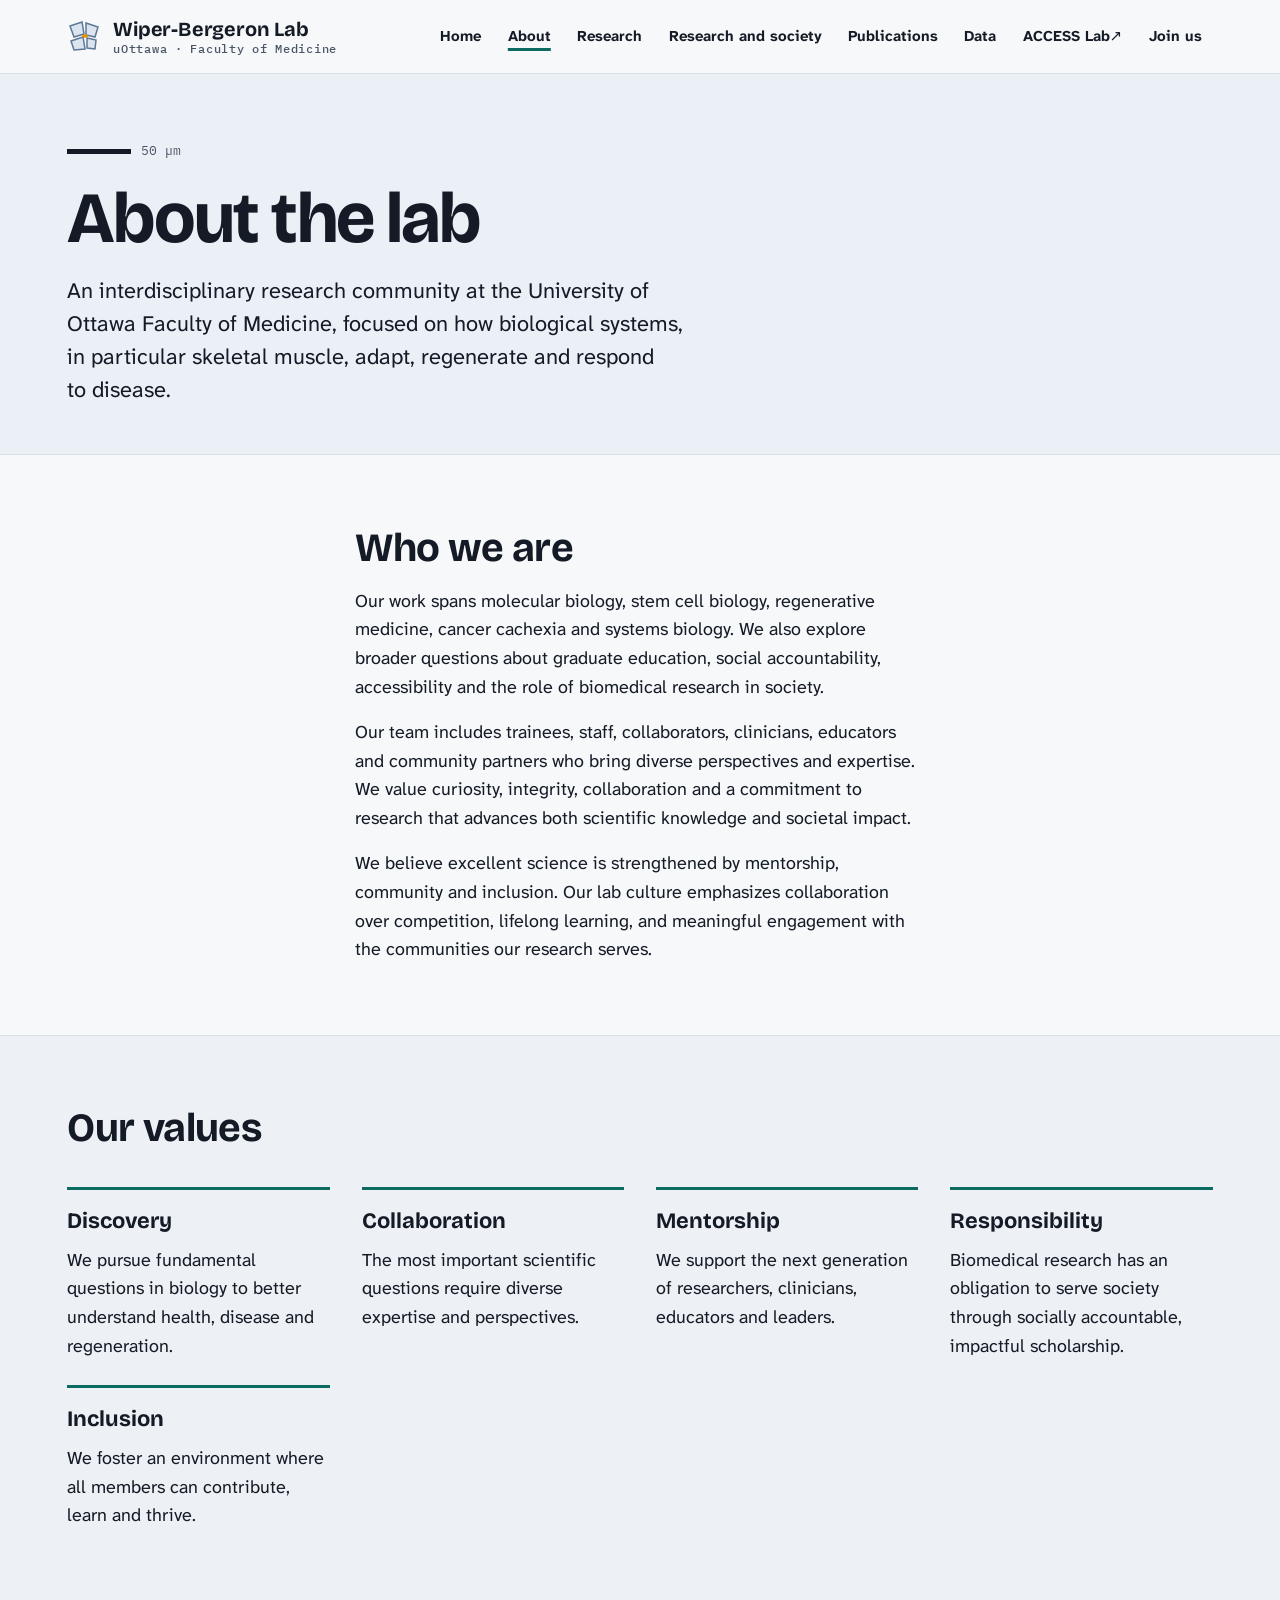
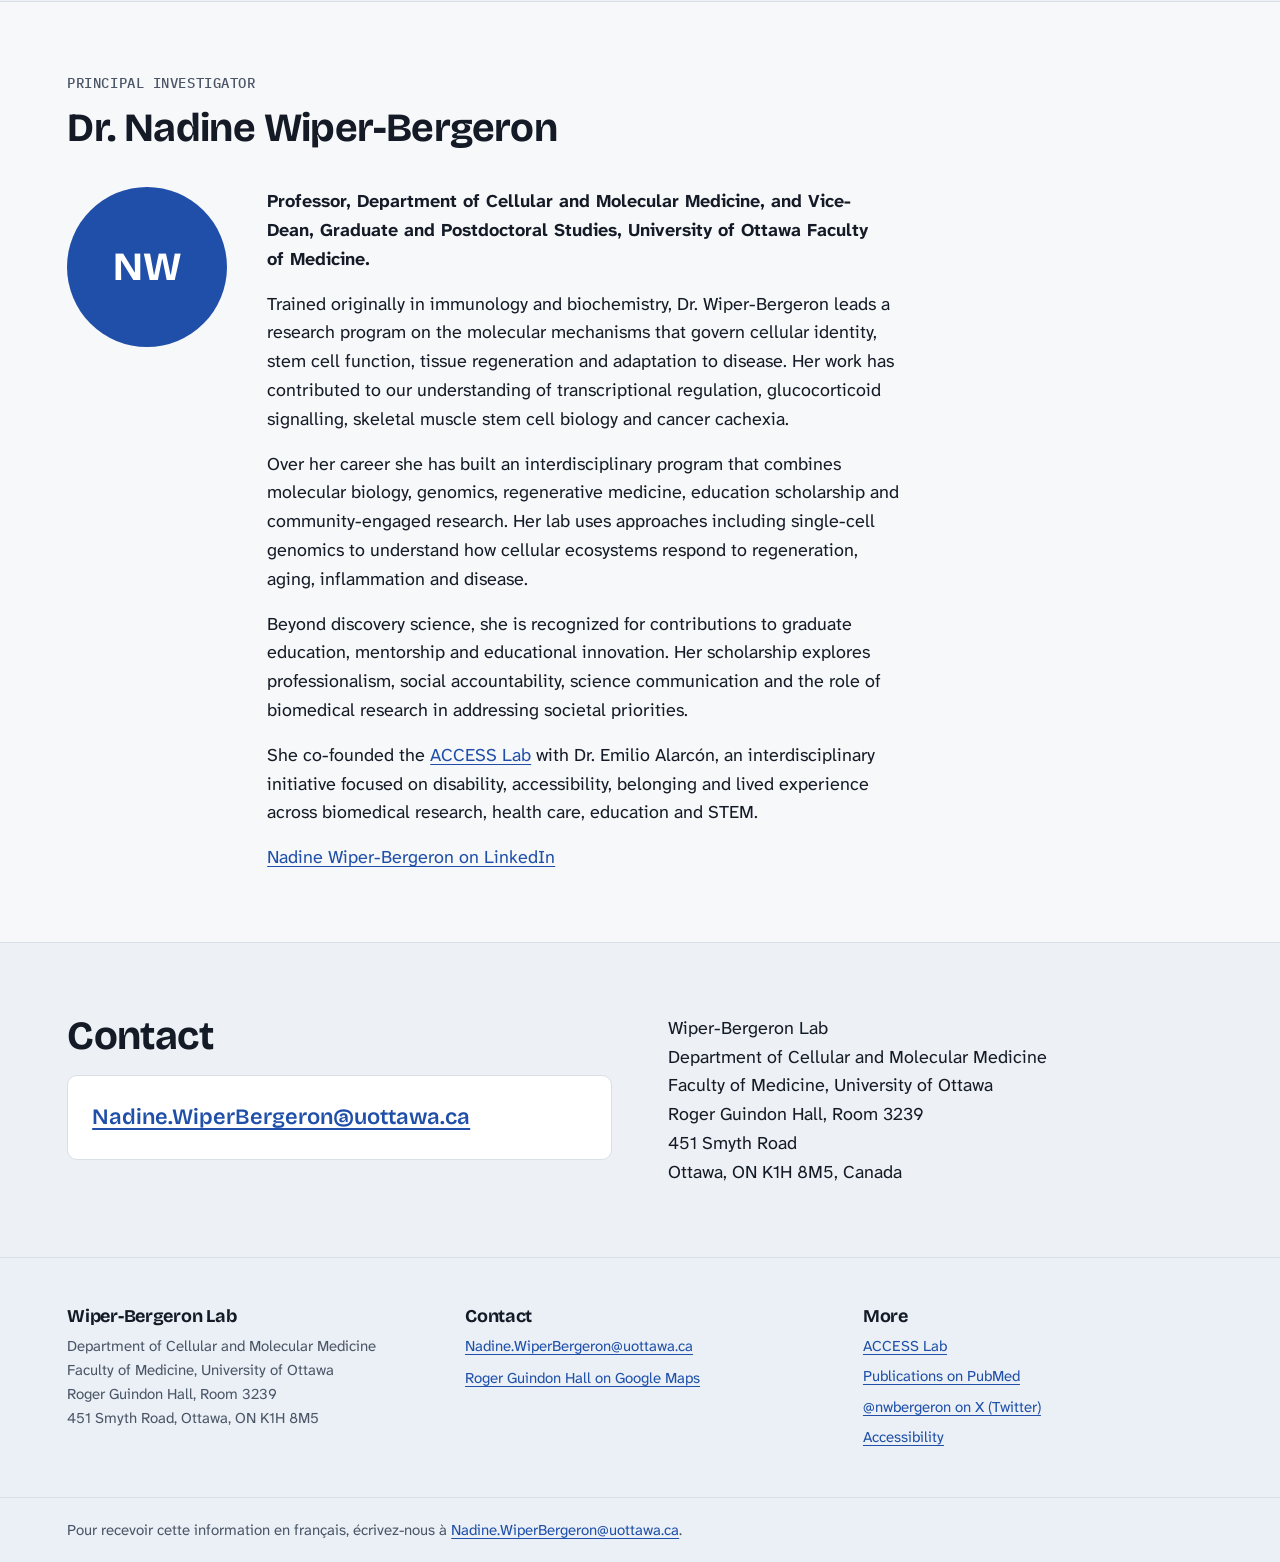
<file: about.html>
<!doctype html>
<html lang="en">
<head>
<meta charset="utf-8">
<meta name="viewport" content="width=device-width, initial-scale=1, viewport-fit=cover">
<title>About | Wiper-Bergeron Lab</title>
<meta name="description" content="Who we are, our values, and principal investigator Dr. Nadine Wiper-Bergeron, University of Ottawa Faculty of Medicine.">
<meta name="color-scheme" content="light dark">
<link rel="icon" href="assets/favicon.svg" type="image/svg+xml">
<link rel="preconnect" href="https://fonts.googleapis.com">
<link rel="preconnect" href="https://fonts.gstatic.com" crossorigin>
<link rel="stylesheet" href="https://fonts.googleapis.com/css2?family=Atkinson+Hyperlegible+Next:ital,wght@0,400;0,700;1,400&amp;family=Bricolage+Grotesque:opsz,wght@12..96,600;12..96,700;12..96,800&amp;family=IBM+Plex+Mono:wght@500;600&amp;display=swap">
<link rel="stylesheet" href="assets/lab.css">
</head>
<body>
<a class="skip-link" href="#main">Skip to main content</a>
<header class="site-header">
  <div class="frame">
    <a class="brand" href="./"><svg class="brand-mark" viewBox="0 0 34 34" aria-hidden="true" focusable="false"><path class="bm-f" d="M3 7 L15 3 L17 15 L7 18 Z"/><path class="bm-f" d="M19 4 L31 8 L28 18 L19 16 Z"/><path class="bm-f" d="M4 22 L16 18 L18 30 L7 31 Z"/><path class="bm-f" d="M20 19 L29 21 L28 30 L20 29 Z"/><ellipse class="bm-s" cx="18" cy="17" rx="3" ry="1.8"/></svg><span class="brand-name">Wiper-Bergeron Lab<span>uOttawa · Faculty of Medicine</span></span><span class="sr-only">, home</span></a>
    <nav class="site-nav" aria-label="Main">
      <ul>
        <li><a href="./">Home</a></li>
        <li><a href="about.html" aria-current="page">About</a></li>
        <li><a href="research.html">Research</a></li>
        <li><a href="research-and-society.html">Research and society</a></li>
        <li><a href="publications.html">Publications</a></li>
        <li><a href="data.html">Data</a></li>
        <li><a href="https://www.wiper-bergeronlab.com/access-lab/" class="ext">ACCESS Lab<span class="sr-only"> (separate site)</span></a></li>
        <li><a href="join-us.html">Join us</a></li>
      </ul>
    </nav>
  </div>
</header>
<main id="main" tabindex="-1">
<div class="page-intro">
  <div class="frame">
    <p class="scalebar" aria-hidden="true">50 µm</p>
    <h1>About the lab</h1>
    <p class="lead">An interdisciplinary research community at the University of Ottawa Faculty of Medicine, focused on how biological systems, in particular skeletal muscle, adapt, regenerate and respond to disease.</p>
  </div>
</div>

<section class="section" aria-labelledby="who-title">
  <div class="frame prose stack">
    <h2 id="who-title">Who we are</h2>
    <p>Our work spans molecular biology, stem cell biology, regenerative medicine, cancer cachexia and systems biology. We also explore broader questions about graduate education, social accountability, accessibility and the role of biomedical research in society.</p>
    <p>Our team includes trainees, staff, collaborators, clinicians, educators and community partners who bring diverse perspectives and expertise. We value curiosity, integrity, collaboration and a commitment to research that advances both scientific knowledge and societal impact.</p>
    <p>We believe excellent science is strengthened by mentorship, community and inclusion. Our lab culture emphasizes collaboration over competition, lifelong learning, and meaningful engagement with the communities our research serves.</p>
  </div>
</section>

<section class="section section-tint" aria-labelledby="values-title">
  <div class="frame">
    <div class="section-head"><h2 id="values-title">Our values</h2></div>
    <dl class="values">
      <div><dt>Discovery</dt><dd>We pursue fundamental questions in biology to better understand health, disease and regeneration.</dd></div>
      <div><dt>Collaboration</dt><dd>The most important scientific questions require diverse expertise and perspectives.</dd></div>
      <div><dt>Mentorship</dt><dd>We support the next generation of researchers, clinicians, educators and leaders.</dd></div>
      <div><dt>Responsibility</dt><dd>Biomedical research has an obligation to serve society through socially accountable, impactful scholarship.</dd></div>
      <div><dt>Inclusion</dt><dd>We foster an environment where all members can contribute, learn and thrive.</dd></div>
    </dl>
  </div>
</section>

<section class="section" aria-labelledby="pi-title">
  <div class="frame">
    <div class="section-head"><p class="label">Principal investigator</p><h2 id="pi-title">Dr. Nadine Wiper-Bergeron</h2></div>
    <div class="person">
      <div class="photo" aria-hidden="true">NW</div>
      <div class="stack prose">
        <p><strong>Professor, Department of Cellular and Molecular Medicine, and Vice-Dean, Graduate and Postdoctoral Studies, University of Ottawa Faculty of Medicine.</strong></p>
        <p>Trained originally in immunology and biochemistry, Dr. Wiper-Bergeron leads a research program on the molecular mechanisms that govern cellular identity, stem cell function, tissue regeneration and adaptation to disease. Her work has contributed to our understanding of transcriptional regulation, glucocorticoid signalling, skeletal muscle stem cell biology and cancer cachexia.</p>
        <p>Over her career she has built an interdisciplinary program that combines molecular biology, genomics, regenerative medicine, education scholarship and community-engaged research. Her lab uses approaches including single-cell genomics to understand how cellular ecosystems respond to regeneration, aging, inflammation and disease.</p>
        <p>Beyond discovery science, she is recognized for contributions to graduate education, mentorship and educational innovation. Her scholarship explores professionalism, social accountability, science communication and the role of biomedical research in addressing societal priorities.</p>
        <p>She co-founded the <a href="https://www.wiper-bergeronlab.com/access-lab/">ACCESS Lab</a> with Dr. Emilio Alarcón, an interdisciplinary initiative focused on disability, accessibility, belonging and lived experience across biomedical research, health care, education and STEM.</p>
        <p><a href="https://www.linkedin.com/in/nadine-wiper-bergeron-14866947/">Nadine Wiper-Bergeron on LinkedIn</a></p>
      </div>
    </div>
  </div>
</section>

<section class="section section-tint" aria-labelledby="contact-title">
  <div class="frame split">
    <div class="stack">
      <h2 id="contact-title">Contact</h2>
      <div class="contact-box">
        <p class="email"><a href="mailto:Nadine.WiperBergeron@uottawa.ca">Nadine.WiperBergeron@uottawa.ca</a></p>
      </div>
    </div>
    <address>
      Wiper-Bergeron Lab<br>
      Department of Cellular and Molecular Medicine<br>
      Faculty of Medicine, University of Ottawa<br>
      Roger Guindon Hall, Room 3239<br>
      451 Smyth Road<br>
      Ottawa, ON K1H 8M5, Canada
    </address>
  </div>
</section>
</main>
<footer class="site-footer">
  <div class="frame">
    <div>
      <h2>Wiper-Bergeron Lab</h2>
      <address>
        Department of Cellular and Molecular Medicine<br>
        Faculty of Medicine, University of Ottawa<br>
        Roger Guindon Hall, Room 3239<br>
        451 Smyth Road, Ottawa, ON K1H 8M5
      </address>
    </div>
    <div>
      <h2>Contact</h2>
      <p><a href="mailto:Nadine.WiperBergeron@uottawa.ca">Nadine.WiperBergeron@uottawa.ca</a></p>
      <p style="margin-top:0.5rem"><a href="https://maps.google.com/?cid=5245158781146631547">Roger Guindon Hall on Google Maps</a></p>
    </div>
    <nav aria-label="Footer">
      <h2>More</h2>
      <ul>
        <li><a href="https://www.wiper-bergeronlab.com/access-lab/">ACCESS Lab</a></li>
        <li><a href="https://pubmed.ncbi.nlm.nih.gov/?term=Wiper-Bergeron+N&sort=date">Publications on PubMed</a></li>
        <li><a href="https://twitter.com/nwbergeron">@nwbergeron on X (Twitter)</a></li>
        <li><a href="accessibility.html">Accessibility</a></li>
      </ul>
    </nav>
  </div>
  <div class="footer-bottom">
    <div class="frame">
      <p lang="fr">Pour recevoir cette information en français, écrivez-nous à <a href="mailto:Nadine.WiperBergeron@uottawa.ca">Nadine.WiperBergeron@uottawa.ca</a>.</p>
    </div>
  </div>
</footer>
</body>
</html>
</file>
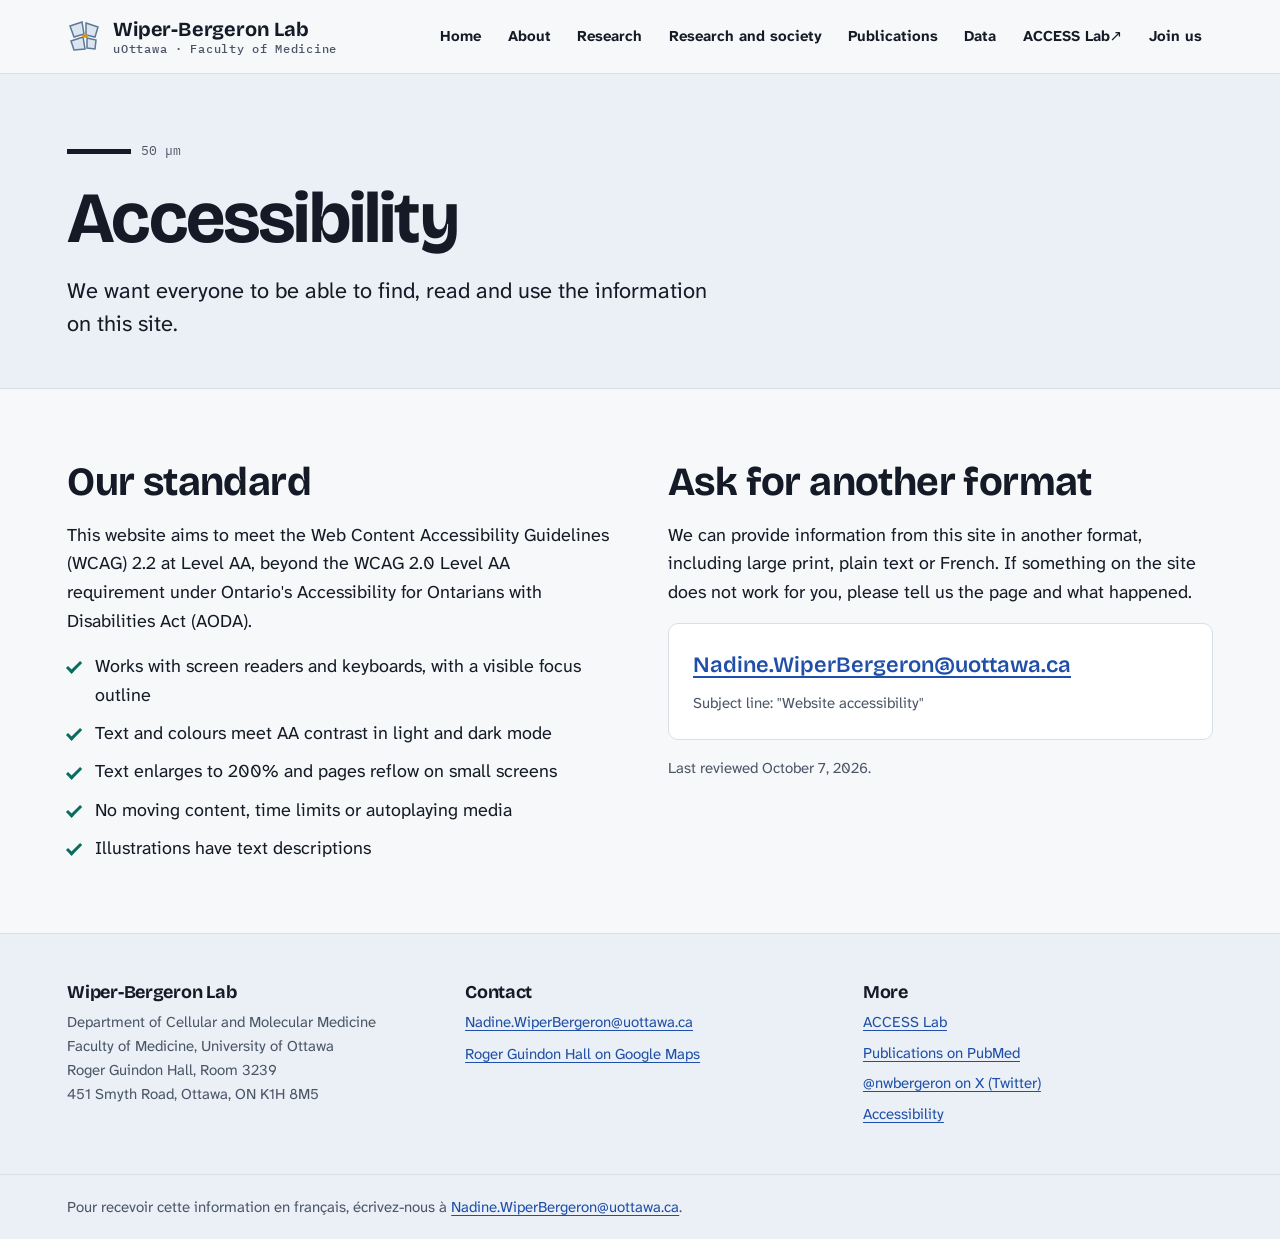
<file: accessibility.html>
<!doctype html>
<html lang="en">
<head>
<meta charset="utf-8">
<meta name="viewport" content="width=device-width, initial-scale=1, viewport-fit=cover">
<title>Accessibility | Wiper-Bergeron Lab</title>
<meta name="description" content="How the Wiper-Bergeron Lab website is built for accessibility and how to ask for another format.">
<meta name="color-scheme" content="light dark">
<link rel="icon" href="assets/favicon.svg" type="image/svg+xml">
<link rel="preconnect" href="https://fonts.googleapis.com">
<link rel="preconnect" href="https://fonts.gstatic.com" crossorigin>
<link rel="stylesheet" href="https://fonts.googleapis.com/css2?family=Atkinson+Hyperlegible+Next:ital,wght@0,400;0,700;1,400&amp;family=Bricolage+Grotesque:opsz,wght@12..96,600;12..96,700;12..96,800&amp;family=IBM+Plex+Mono:wght@500;600&amp;display=swap">
<link rel="stylesheet" href="assets/lab.css">
</head>
<body>
<a class="skip-link" href="#main">Skip to main content</a>
<header class="site-header">
  <div class="frame">
    <a class="brand" href="./"><svg class="brand-mark" viewBox="0 0 34 34" aria-hidden="true" focusable="false"><path class="bm-f" d="M3 7 L15 3 L17 15 L7 18 Z"/><path class="bm-f" d="M19 4 L31 8 L28 18 L19 16 Z"/><path class="bm-f" d="M4 22 L16 18 L18 30 L7 31 Z"/><path class="bm-f" d="M20 19 L29 21 L28 30 L20 29 Z"/><ellipse class="bm-s" cx="18" cy="17" rx="3" ry="1.8"/></svg><span class="brand-name">Wiper-Bergeron Lab<span>uOttawa · Faculty of Medicine</span></span><span class="sr-only">, home</span></a>
    <nav class="site-nav" aria-label="Main">
      <ul>
        <li><a href="./">Home</a></li>
        <li><a href="about.html">About</a></li>
        <li><a href="research.html">Research</a></li>
        <li><a href="research-and-society.html">Research and society</a></li>
        <li><a href="publications.html">Publications</a></li>
        <li><a href="data.html">Data</a></li>
        <li><a href="https://www.wiper-bergeronlab.com/access-lab/" class="ext">ACCESS Lab<span class="sr-only"> (separate site)</span></a></li>
        <li><a href="join-us.html">Join us</a></li>
      </ul>
    </nav>
  </div>
</header>
<main id="main" tabindex="-1">
<div class="page-intro">
  <div class="frame">
    <p class="scalebar" aria-hidden="true">50 µm</p>
    <h1>Accessibility</h1>
    <p class="lead">We want everyone to be able to find, read and use the information on this site.</p>
  </div>
</div>

<section class="section" aria-labelledby="std-title">
  <div class="frame split">
    <div class="stack">
      <h2 id="std-title">Our standard</h2>
      <p>This website aims to meet the Web Content Accessibility Guidelines (WCAG) 2.2 at Level AA, beyond the WCAG 2.0 Level AA requirement under Ontario's Accessibility for Ontarians with Disabilities Act (AODA).</p>
      <ul class="checks">
        <li>Works with screen readers and keyboards, with a visible focus outline</li>
        <li>Text and colours meet AA contrast in light and dark mode</li>
        <li>Text enlarges to 200% and pages reflow on small screens</li>
        <li>No moving content, time limits or autoplaying media</li>
        <li>Illustrations have text descriptions</li>
      </ul>
    </div>
    <div class="stack">
      <h2 id="formats-title">Ask for another format</h2>
      <p>We can provide information from this site in another format, including large print, plain text or French. If something on the site does not work for you, please tell us the page and what happened.</p>
      <div class="contact-box">
        <p class="email"><a href="mailto:Nadine.WiperBergeron@uottawa.ca?subject=Website%20accessibility">Nadine.WiperBergeron@uottawa.ca</a></p>
        <p class="note">Subject line: "Website accessibility"</p>
      </div>
      <p class="note">Last reviewed October 7, 2026.</p>
    </div>
  </div>
</section>
</main>
<footer class="site-footer">
  <div class="frame">
    <div>
      <h2>Wiper-Bergeron Lab</h2>
      <address>
        Department of Cellular and Molecular Medicine<br>
        Faculty of Medicine, University of Ottawa<br>
        Roger Guindon Hall, Room 3239<br>
        451 Smyth Road, Ottawa, ON K1H 8M5
      </address>
    </div>
    <div>
      <h2>Contact</h2>
      <p><a href="mailto:Nadine.WiperBergeron@uottawa.ca">Nadine.WiperBergeron@uottawa.ca</a></p>
      <p style="margin-top:0.5rem"><a href="https://maps.google.com/?cid=5245158781146631547">Roger Guindon Hall on Google Maps</a></p>
    </div>
    <nav aria-label="Footer">
      <h2>More</h2>
      <ul>
        <li><a href="https://www.wiper-bergeronlab.com/access-lab/">ACCESS Lab</a></li>
        <li><a href="https://pubmed.ncbi.nlm.nih.gov/?term=Wiper-Bergeron+N&sort=date">Publications on PubMed</a></li>
        <li><a href="https://twitter.com/nwbergeron">@nwbergeron on X (Twitter)</a></li>
        <li><a href="accessibility.html">Accessibility</a></li>
      </ul>
    </nav>
  </div>
  <div class="footer-bottom">
    <div class="frame">
      <p lang="fr">Pour recevoir cette information en français, écrivez-nous à <a href="mailto:Nadine.WiperBergeron@uottawa.ca">Nadine.WiperBergeron@uottawa.ca</a>.</p>
    </div>
  </div>
</footer>
</body>
</html>
</file>
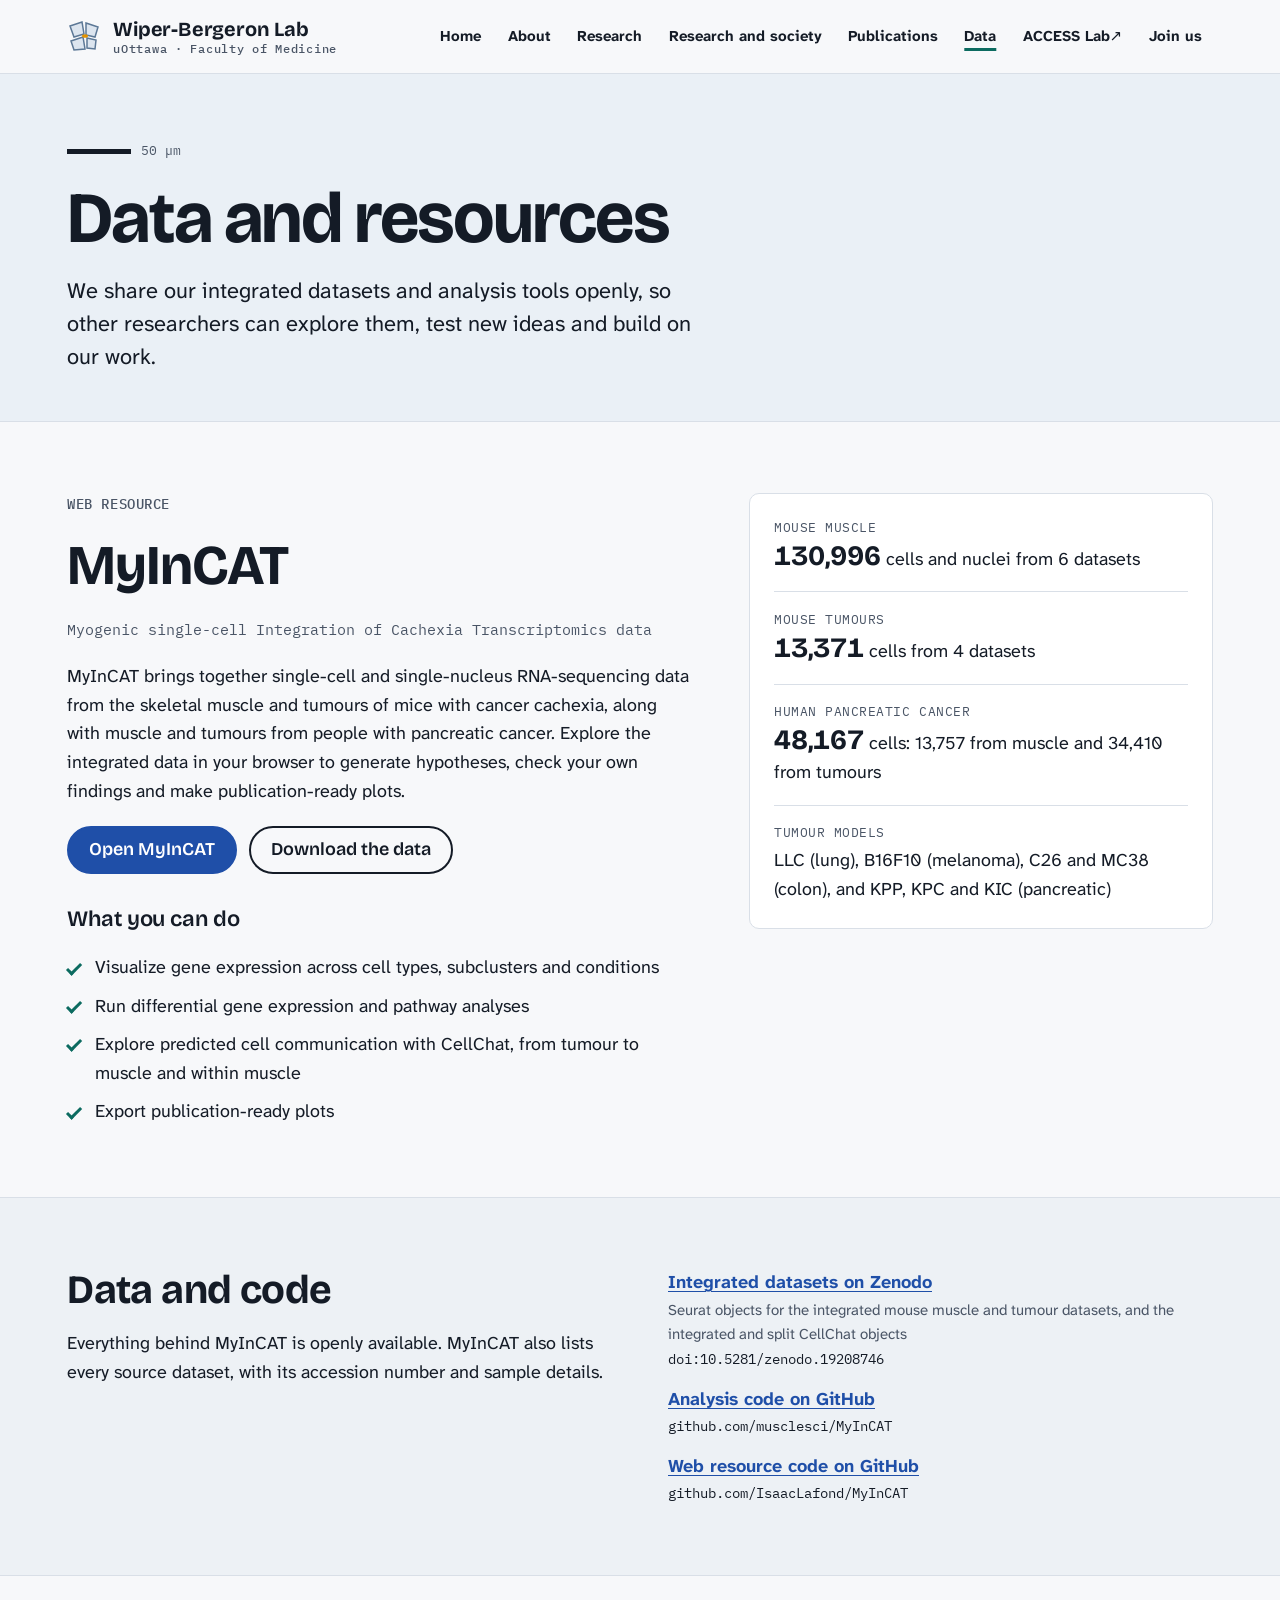
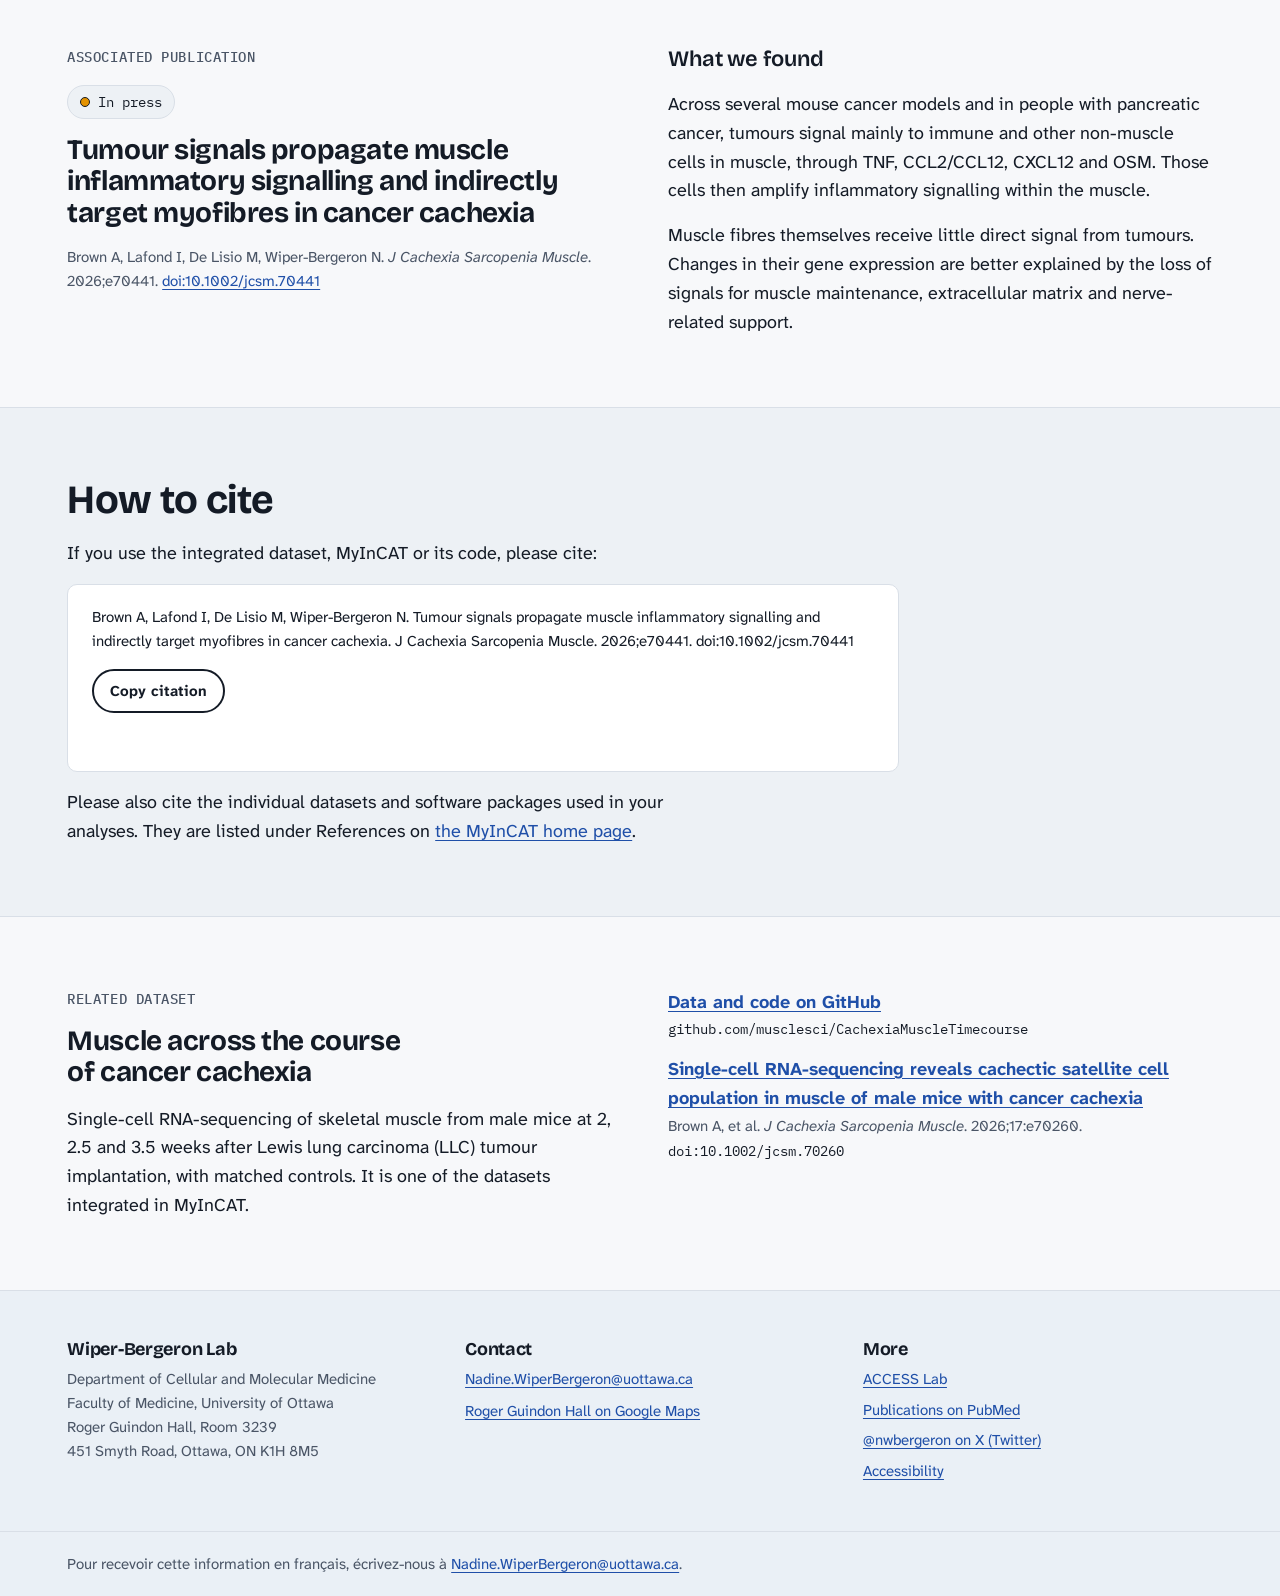
<file: data.html>
<!doctype html>
<html lang="en">
<head>
<meta charset="utf-8">
<meta name="viewport" content="width=device-width, initial-scale=1, viewport-fit=cover">
<title>Data and resources | Wiper-Bergeron Lab</title>
<meta name="description" content="MyInCAT and other open datasets from the Wiper-Bergeron Lab: integrated single-cell RNA-sequencing data from skeletal muscle and tumours in cancer cachexia.">
<meta name="color-scheme" content="light dark">
<link rel="icon" href="assets/favicon.svg" type="image/svg+xml">
<link rel="preconnect" href="https://fonts.googleapis.com">
<link rel="preconnect" href="https://fonts.gstatic.com" crossorigin>
<link rel="stylesheet" href="https://fonts.googleapis.com/css2?family=Atkinson+Hyperlegible+Next:ital,wght@0,400;0,700;1,400&amp;family=Bricolage+Grotesque:opsz,wght@12..96,600;12..96,700;12..96,800&amp;family=IBM+Plex+Mono:wght@500;600&amp;display=swap">
<link rel="stylesheet" href="assets/lab.css">
</head>
<body>
<a class="skip-link" href="#main">Skip to main content</a>
<header class="site-header">
  <div class="frame">
    <a class="brand" href="./"><svg class="brand-mark" viewBox="0 0 34 34" aria-hidden="true" focusable="false"><path class="bm-f" d="M3 7 L15 3 L17 15 L7 18 Z"/><path class="bm-f" d="M19 4 L31 8 L28 18 L19 16 Z"/><path class="bm-f" d="M4 22 L16 18 L18 30 L7 31 Z"/><path class="bm-f" d="M20 19 L29 21 L28 30 L20 29 Z"/><ellipse class="bm-s" cx="18" cy="17" rx="3" ry="1.8"/></svg><span class="brand-name">Wiper-Bergeron Lab<span>uOttawa · Faculty of Medicine</span></span><span class="sr-only">, home</span></a>
    <nav class="site-nav" aria-label="Main">
      <ul>
        <li><a href="./">Home</a></li>
        <li><a href="about.html">About</a></li>
        <li><a href="research.html">Research</a></li>
        <li><a href="research-and-society.html">Research and society</a></li>
        <li><a href="publications.html">Publications</a></li>
        <li><a href="data.html" aria-current="page">Data</a></li>
        <li><a href="https://www.wiper-bergeronlab.com/access-lab/" class="ext">ACCESS Lab<span class="sr-only"> (separate site)</span></a></li>
        <li><a href="join-us.html">Join us</a></li>
      </ul>
    </nav>
  </div>
</header>
<main id="main" tabindex="-1">
<div class="page-intro">
  <div class="frame">
    <p class="scalebar" aria-hidden="true">50 µm</p>
    <h1>Data and resources</h1>
    <p class="lead">We share our integrated datasets and analysis tools openly, so other researchers can explore them, test new ideas and build on our work.</p>
  </div>
</div>

<section class="section" aria-labelledby="myincat-title">
  <div class="frame resource">
    <div class="stack" style="gap:1.25rem">
      <p class="label">Web resource</p>
      <h2 id="myincat-title" class="resource-name">MyInCAT</h2>
      <p class="resource-sub">Myogenic single-cell Integration of Cachexia Transcriptomics data</p>
      <p>MyInCAT brings together single-cell and single-nucleus RNA-sequencing data from the skeletal muscle and tumours of mice with cancer cachexia, along with muscle and tumours from people with pancreatic cancer. Explore the integrated data in your browser to generate hypotheses, check your own findings and make publication-ready plots.</p>
      <div class="actions">
        <a class="btn" href="https://myincat.org">Open MyInCAT</a>
        <a class="btn btn-quiet" href="https://doi.org/10.5281/zenodo.19208746">Download the data</a>
      </div>
      <h3 style="margin-top:0.75rem">What you can do</h3>
      <ul class="checks">
        <li>Visualize gene expression across cell types, subclusters and conditions</li>
        <li>Run differential gene expression and pathway analyses</li>
        <li>Explore predicted cell communication with CellChat, from tumour to muscle and within muscle</li>
        <li>Export publication-ready plots</li>
      </ul>
    </div>
    <dl class="glance" aria-label="MyInCAT at a glance">
      <div><dt>Mouse muscle</dt><dd><span class="num">130,996</span> cells and nuclei from 6 datasets</dd></div>
      <div><dt>Mouse tumours</dt><dd><span class="num">13,371</span> cells from 4 datasets</dd></div>
      <div><dt>Human pancreatic cancer</dt><dd><span class="num">48,167</span> cells: 13,757 from muscle and 34,410 from tumours</dd></div>
      <div><dt>Tumour models</dt><dd>LLC (lung), B16F10 (melanoma), C26 and MC38 (colon), and KPP, KPC and KIC (pancreatic)</dd></div>
    </dl>
  </div>
</section>

<section class="section section-tint" aria-labelledby="code-title">
  <div class="frame split">
    <div class="stack">
      <h2 id="code-title">Data and code</h2>
      <p>Everything behind MyInCAT is openly available. MyInCAT also lists every source dataset, with its accession number and sample details.</p>
    </div>
    <ul class="links-list">
      <li><a class="what" href="https://doi.org/10.5281/zenodo.19208746">Integrated datasets on Zenodo</a><span class="note">Seurat objects for the integrated mouse muscle and tumour datasets, and the integrated and split CellChat objects</span><span class="where">doi:10.5281/zenodo.19208746</span></li>
      <li><a class="what" href="https://github.com/musclesci/MyInCAT">Analysis code on GitHub</a><span class="where">github.com/musclesci/MyInCAT</span></li>
      <li><a class="what" href="https://github.com/IsaacLafond/MyInCAT">Web resource code on GitHub</a><span class="where">github.com/IsaacLafond/MyInCAT</span></li>
    </ul>
  </div>
</section>

<section class="section" aria-labelledby="paper-title">
  <div class="frame split">
    <div class="stack">
      <p class="label">Associated publication</p>
      <p class="status">In press</p>
      <h2 id="paper-title" style="font-size:var(--step-2)">Tumour signals propagate muscle inflammatory signalling and indirectly target myofibres in cancer cachexia</h2>
      <p class="note">Brown A, Lafond I, De Lisio M, Wiper-Bergeron N. <i>J Cachexia Sarcopenia Muscle</i>. 2026;e70441. <a href="https://doi.org/10.1002/jcsm.70441">doi:10.1002/jcsm.70441</a></p>
    </div>
    <div class="stack">
      <h3>What we found</h3>
      <p>Across several mouse cancer models and in people with pancreatic cancer, tumours signal mainly to immune and other non-muscle cells in muscle, through TNF, CCL2/CCL12, CXCL12 and OSM. Those cells then amplify inflammatory signalling within the muscle.</p>
      <p>Muscle fibres themselves receive little direct signal from tumours. Changes in their gene expression are better explained by the loss of signals for muscle maintenance, extracellular matrix and nerve-related support.</p>
    </div>
  </div>
</section>

<section class="section section-tint" aria-labelledby="cite-title">
  <div class="frame stack">
    <h2 id="cite-title">How to cite</h2>
    <p class="prose">If you use the integrated dataset, MyInCAT or its code, please cite:</p>
    <div class="citation">
      <p id="cite-text">Brown A, Lafond I, De Lisio M, Wiper-Bergeron N. Tumour signals propagate muscle inflammatory signalling and indirectly target myofibres in cancer cachexia. J Cachexia Sarcopenia Muscle. 2026;e70441. doi:10.1002/jcsm.70441</p>
      <button type="button" class="copy-btn" id="copy-cite">Copy citation</button>
      <p class="copy-status" id="copy-status" role="status" aria-live="polite"></p>
    </div>
    <p class="prose">Please also cite the individual datasets and software packages used in your analyses. They are listed under References on <a href="https://myincat.org">the MyInCAT home page</a>.</p>
  </div>
</section>

<section class="section" aria-labelledby="related-title">
  <div class="frame split">
    <div class="stack">
      <p class="label">Related dataset</p>
      <h2 id="related-title" style="font-size:var(--step-2)">Muscle across the course of cancer cachexia</h2>
      <p>Single-cell RNA-sequencing of skeletal muscle from male mice at 2, 2.5 and 3.5 weeks after Lewis lung carcinoma (LLC) tumour implantation, with matched controls. It is one of the datasets integrated in MyInCAT.</p>
    </div>
    <ul class="links-list">
      <li><a class="what" href="https://github.com/musclesci/CachexiaMuscleTimecourse">Data and code on GitHub</a><span class="where">github.com/musclesci/CachexiaMuscleTimecourse</span></li>
      <li><a class="what" href="https://doi.org/10.1002/jcsm.70260">Single-cell RNA-sequencing reveals cachectic satellite cell population in muscle of male mice with cancer cachexia</a><span class="note">Brown A, et al. <i>J Cachexia Sarcopenia Muscle</i>. 2026;17:e70260.</span><span class="where">doi:10.1002/jcsm.70260</span></li>
    </ul>
  </div>
</section>

<script>
  (function () {
    var btn = document.getElementById("copy-cite");
    var status = document.getElementById("copy-status");
    var text = document.getElementById("cite-text");
    if (!btn) return;
    btn.addEventListener("click", function () {
      var value = text.textContent.trim();
      function selectText() {
        var range = document.createRange();
        range.selectNodeContents(text);
        var sel = window.getSelection();
        sel.removeAllRanges();
        sel.addRange(range);
        status.textContent = "Citation selected. Press Ctrl+C or Command+C to copy it.";
      }
      if (navigator.clipboard && navigator.clipboard.writeText) {
        navigator.clipboard.writeText(value).then(function () {
          status.textContent = "Citation copied.";
        }, selectText);
      } else {
        selectText();
      }
    });
  })();
</script>
</main>
<footer class="site-footer">
  <div class="frame">
    <div>
      <h2>Wiper-Bergeron Lab</h2>
      <address>
        Department of Cellular and Molecular Medicine<br>
        Faculty of Medicine, University of Ottawa<br>
        Roger Guindon Hall, Room 3239<br>
        451 Smyth Road, Ottawa, ON K1H 8M5
      </address>
    </div>
    <div>
      <h2>Contact</h2>
      <p><a href="mailto:Nadine.WiperBergeron@uottawa.ca">Nadine.WiperBergeron@uottawa.ca</a></p>
      <p style="margin-top:0.5rem"><a href="https://maps.google.com/?cid=5245158781146631547">Roger Guindon Hall on Google Maps</a></p>
    </div>
    <nav aria-label="Footer">
      <h2>More</h2>
      <ul>
        <li><a href="https://www.wiper-bergeronlab.com/access-lab/">ACCESS Lab</a></li>
        <li><a href="https://pubmed.ncbi.nlm.nih.gov/?term=Wiper-Bergeron+N&sort=date">Publications on PubMed</a></li>
        <li><a href="https://twitter.com/nwbergeron">@nwbergeron on X (Twitter)</a></li>
        <li><a href="accessibility.html">Accessibility</a></li>
      </ul>
    </nav>
  </div>
  <div class="footer-bottom">
    <div class="frame">
      <p lang="fr">Pour recevoir cette information en français, écrivez-nous à <a href="mailto:Nadine.WiperBergeron@uottawa.ca">Nadine.WiperBergeron@uottawa.ca</a>.</p>
    </div>
  </div>
</footer>
</body>
</html>
</file>
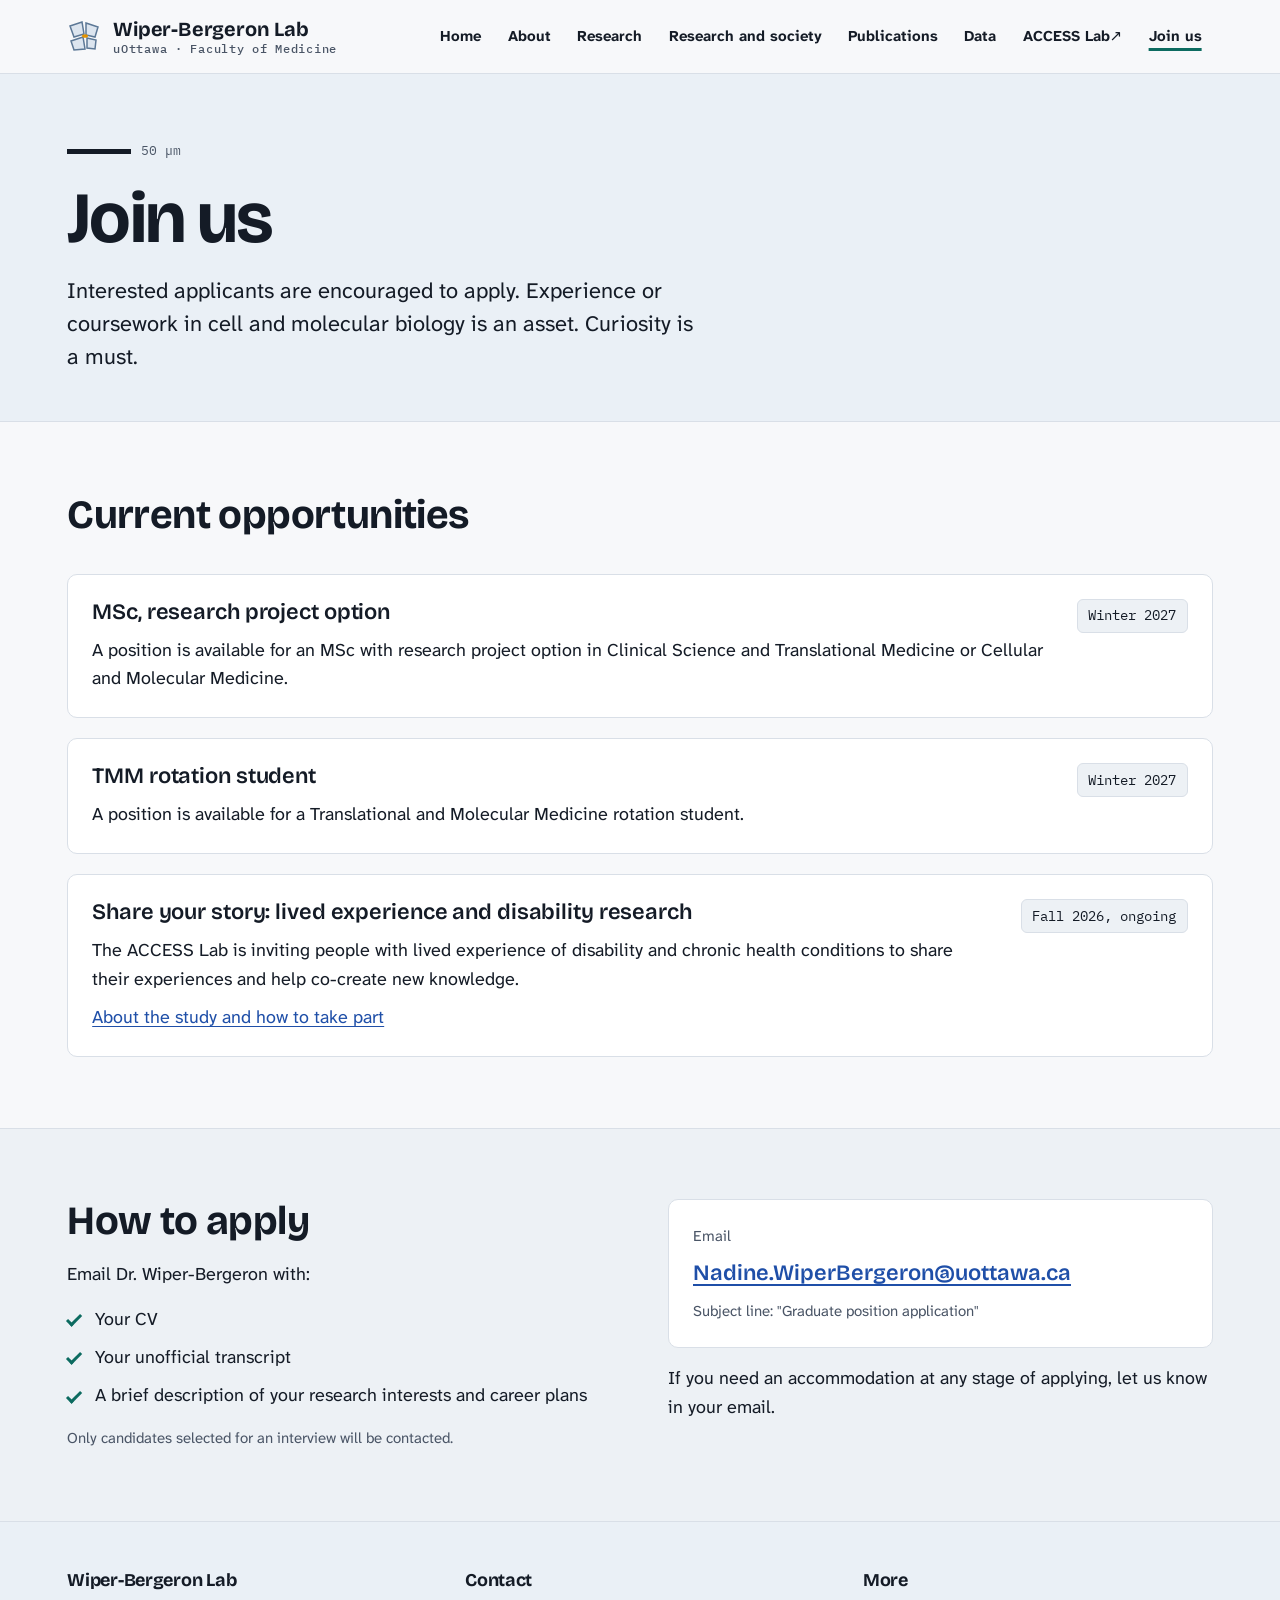
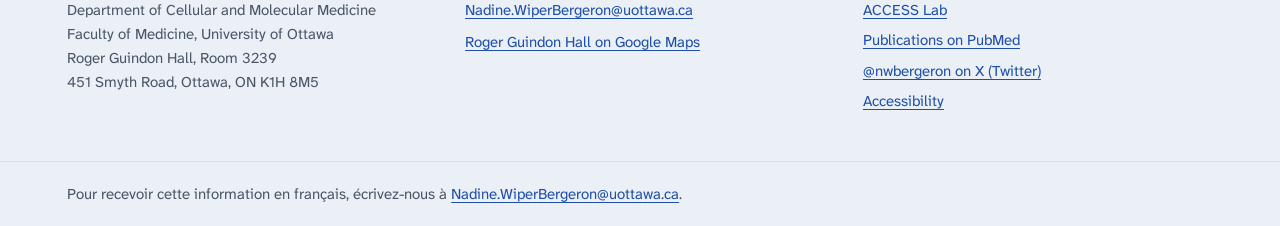
<file: join-us.html>
<!doctype html>
<html lang="en">
<head>
<meta charset="utf-8">
<meta name="viewport" content="width=device-width, initial-scale=1, viewport-fit=cover">
<title>Join us | Wiper-Bergeron Lab</title>
<meta name="description" content="Open graduate and rotation positions at the Wiper-Bergeron Lab, University of Ottawa, and how to apply.">
<meta name="color-scheme" content="light dark">
<link rel="icon" href="assets/favicon.svg" type="image/svg+xml">
<link rel="preconnect" href="https://fonts.googleapis.com">
<link rel="preconnect" href="https://fonts.gstatic.com" crossorigin>
<link rel="stylesheet" href="https://fonts.googleapis.com/css2?family=Atkinson+Hyperlegible+Next:ital,wght@0,400;0,700;1,400&amp;family=Bricolage+Grotesque:opsz,wght@12..96,600;12..96,700;12..96,800&amp;family=IBM+Plex+Mono:wght@500;600&amp;display=swap">
<link rel="stylesheet" href="assets/lab.css">
</head>
<body>
<a class="skip-link" href="#main">Skip to main content</a>
<header class="site-header">
  <div class="frame">
    <a class="brand" href="./"><svg class="brand-mark" viewBox="0 0 34 34" aria-hidden="true" focusable="false"><path class="bm-f" d="M3 7 L15 3 L17 15 L7 18 Z"/><path class="bm-f" d="M19 4 L31 8 L28 18 L19 16 Z"/><path class="bm-f" d="M4 22 L16 18 L18 30 L7 31 Z"/><path class="bm-f" d="M20 19 L29 21 L28 30 L20 29 Z"/><ellipse class="bm-s" cx="18" cy="17" rx="3" ry="1.8"/></svg><span class="brand-name">Wiper-Bergeron Lab<span>uOttawa · Faculty of Medicine</span></span><span class="sr-only">, home</span></a>
    <nav class="site-nav" aria-label="Main">
      <ul>
        <li><a href="./">Home</a></li>
        <li><a href="about.html">About</a></li>
        <li><a href="research.html">Research</a></li>
        <li><a href="research-and-society.html">Research and society</a></li>
        <li><a href="publications.html">Publications</a></li>
        <li><a href="data.html">Data</a></li>
        <li><a href="https://www.wiper-bergeronlab.com/access-lab/" class="ext">ACCESS Lab<span class="sr-only"> (separate site)</span></a></li>
        <li><a href="join-us.html" aria-current="page">Join us</a></li>
      </ul>
    </nav>
  </div>
</header>
<main id="main" tabindex="-1">
<div class="page-intro">
  <div class="frame">
    <p class="scalebar" aria-hidden="true">50 µm</p>
    <h1>Join us</h1>
    <p class="lead">Interested applicants are encouraged to apply. Experience or coursework in cell and molecular biology is an asset. Curiosity is a must.</p>
  </div>
</div>

<section class="section" aria-labelledby="open-title">
  <div class="frame">
    <div class="section-head"><h2 id="open-title">Current opportunities</h2></div>
    <ul class="positions">
      <li class="position">
        <div class="stack">
          <h3>MSc, research project option</h3>
          <p>A position is available for an MSc with research project option in Clinical Science and Translational Medicine or Cellular and Molecular Medicine.</p>
        </div>
        <p class="when">Winter 2027</p>
      </li>
      <li class="position">
        <div class="stack">
          <h3>TMM rotation student</h3>
          <p>A position is available for a Translational and Molecular Medicine rotation student.</p>
        </div>
        <p class="when">Winter 2027</p>
      </li>
      <li class="position">
        <div class="stack">
          <h3>Share your story: lived experience and disability research</h3>
          <p>The ACCESS Lab is inviting people with lived experience of disability and chronic health conditions to share their experiences and help co-create new knowledge.</p>
          <p><a href="https://www.wiper-bergeronlab.com/access-lab/share-your-story.html">About the study and how to take part</a></p>
        </div>
        <p class="when">Fall 2026, ongoing</p>
      </li>
    </ul>
  </div>
</section>

<section class="section section-tint" aria-labelledby="apply-title">
  <div class="frame split">
    <div class="stack">
      <h2 id="apply-title">How to apply</h2>
      <p>Email Dr. Wiper-Bergeron with:</p>
      <ul class="checks">
        <li>Your CV</li>
        <li>Your unofficial transcript</li>
        <li>A brief description of your research interests and career plans</li>
      </ul>
      <p class="note">Only candidates selected for an interview will be contacted.</p>
    </div>
    <div class="stack">
      <div class="contact-box">
        <p class="note">Email</p>
        <p class="email"><a href="mailto:Nadine.WiperBergeron@uottawa.ca?subject=Graduate%20position%20application">Nadine.WiperBergeron@uottawa.ca</a></p>
        <p class="note">Subject line: "Graduate position application"</p>
      </div>
      <p>If you need an accommodation at any stage of applying, let us know in your email.</p>
    </div>
  </div>
</section>
</main>
<footer class="site-footer">
  <div class="frame">
    <div>
      <h2>Wiper-Bergeron Lab</h2>
      <address>
        Department of Cellular and Molecular Medicine<br>
        Faculty of Medicine, University of Ottawa<br>
        Roger Guindon Hall, Room 3239<br>
        451 Smyth Road, Ottawa, ON K1H 8M5
      </address>
    </div>
    <div>
      <h2>Contact</h2>
      <p><a href="mailto:Nadine.WiperBergeron@uottawa.ca">Nadine.WiperBergeron@uottawa.ca</a></p>
      <p style="margin-top:0.5rem"><a href="https://maps.google.com/?cid=5245158781146631547">Roger Guindon Hall on Google Maps</a></p>
    </div>
    <nav aria-label="Footer">
      <h2>More</h2>
      <ul>
        <li><a href="https://www.wiper-bergeronlab.com/access-lab/">ACCESS Lab</a></li>
        <li><a href="https://pubmed.ncbi.nlm.nih.gov/?term=Wiper-Bergeron+N&sort=date">Publications on PubMed</a></li>
        <li><a href="https://twitter.com/nwbergeron">@nwbergeron on X (Twitter)</a></li>
        <li><a href="accessibility.html">Accessibility</a></li>
      </ul>
    </nav>
  </div>
  <div class="footer-bottom">
    <div class="frame">
      <p lang="fr">Pour recevoir cette information en français, écrivez-nous à <a href="mailto:Nadine.WiperBergeron@uottawa.ca">Nadine.WiperBergeron@uottawa.ca</a>.</p>
    </div>
  </div>
</footer>
</body>
</html>
</file>
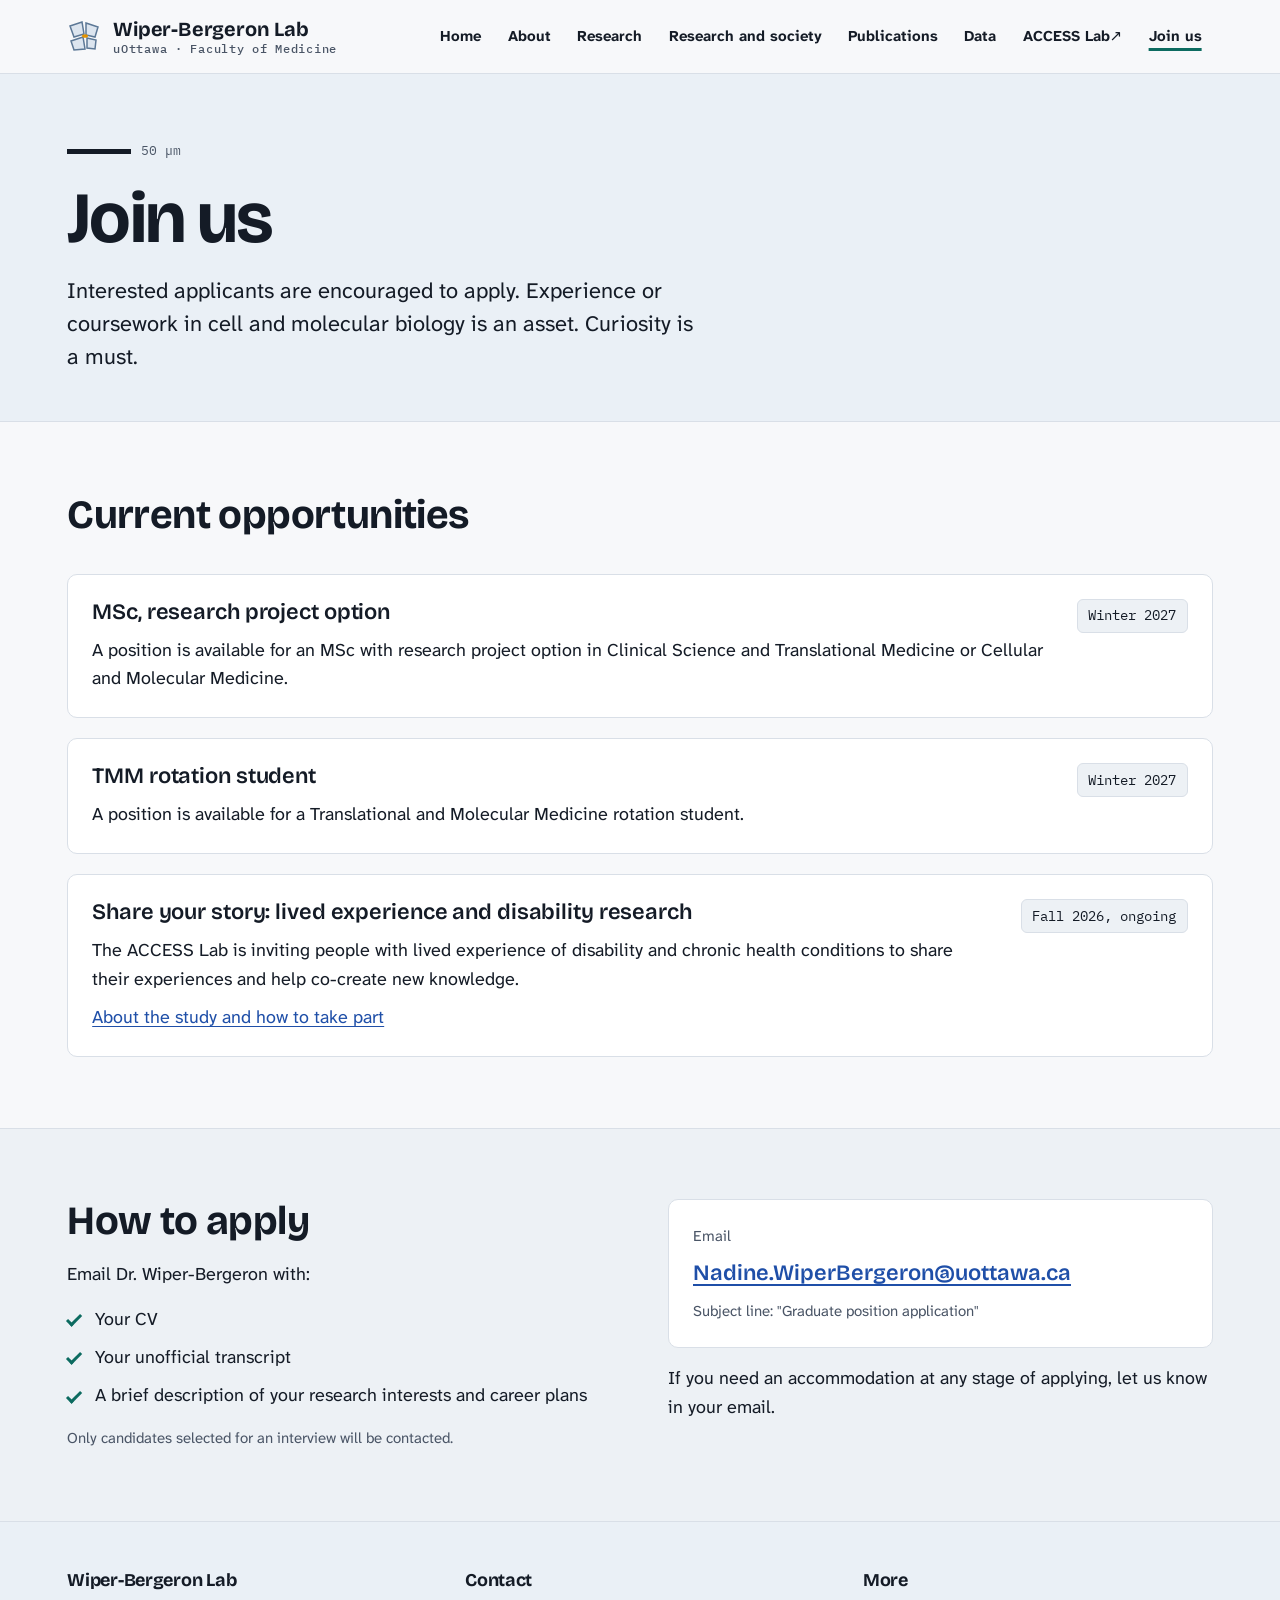
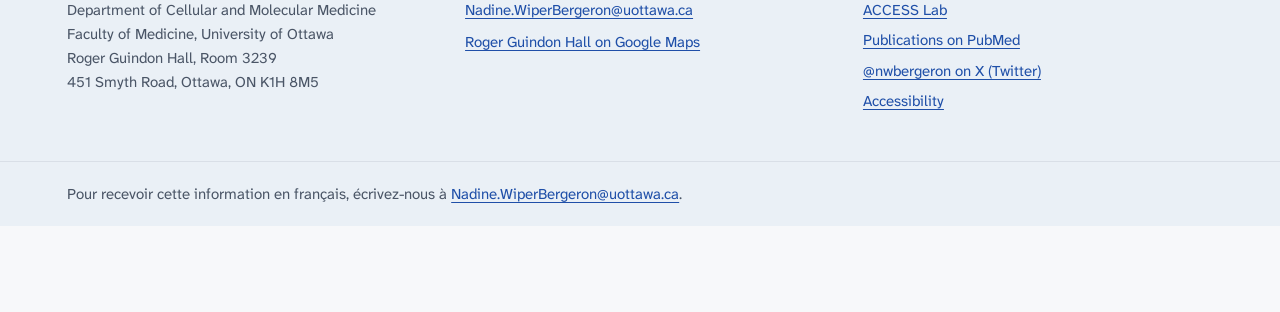
<file: open-positions.html>
<!doctype html>
<html lang="en">
<head>
<meta charset="utf-8">
<meta name="viewport" content="width=device-width, initial-scale=1">
<title>This page has moved | Wiper-Bergeron Lab</title>
<meta http-equiv="refresh" content="0; url=join-us.html">
<link rel="canonical" href="join-us.html">
</head>
<body>
<main>
<h1>This page has moved</h1>
<p>Go to <a href="join-us.html">Join us</a>.</p>
</main>
</body>
</html>
</file>
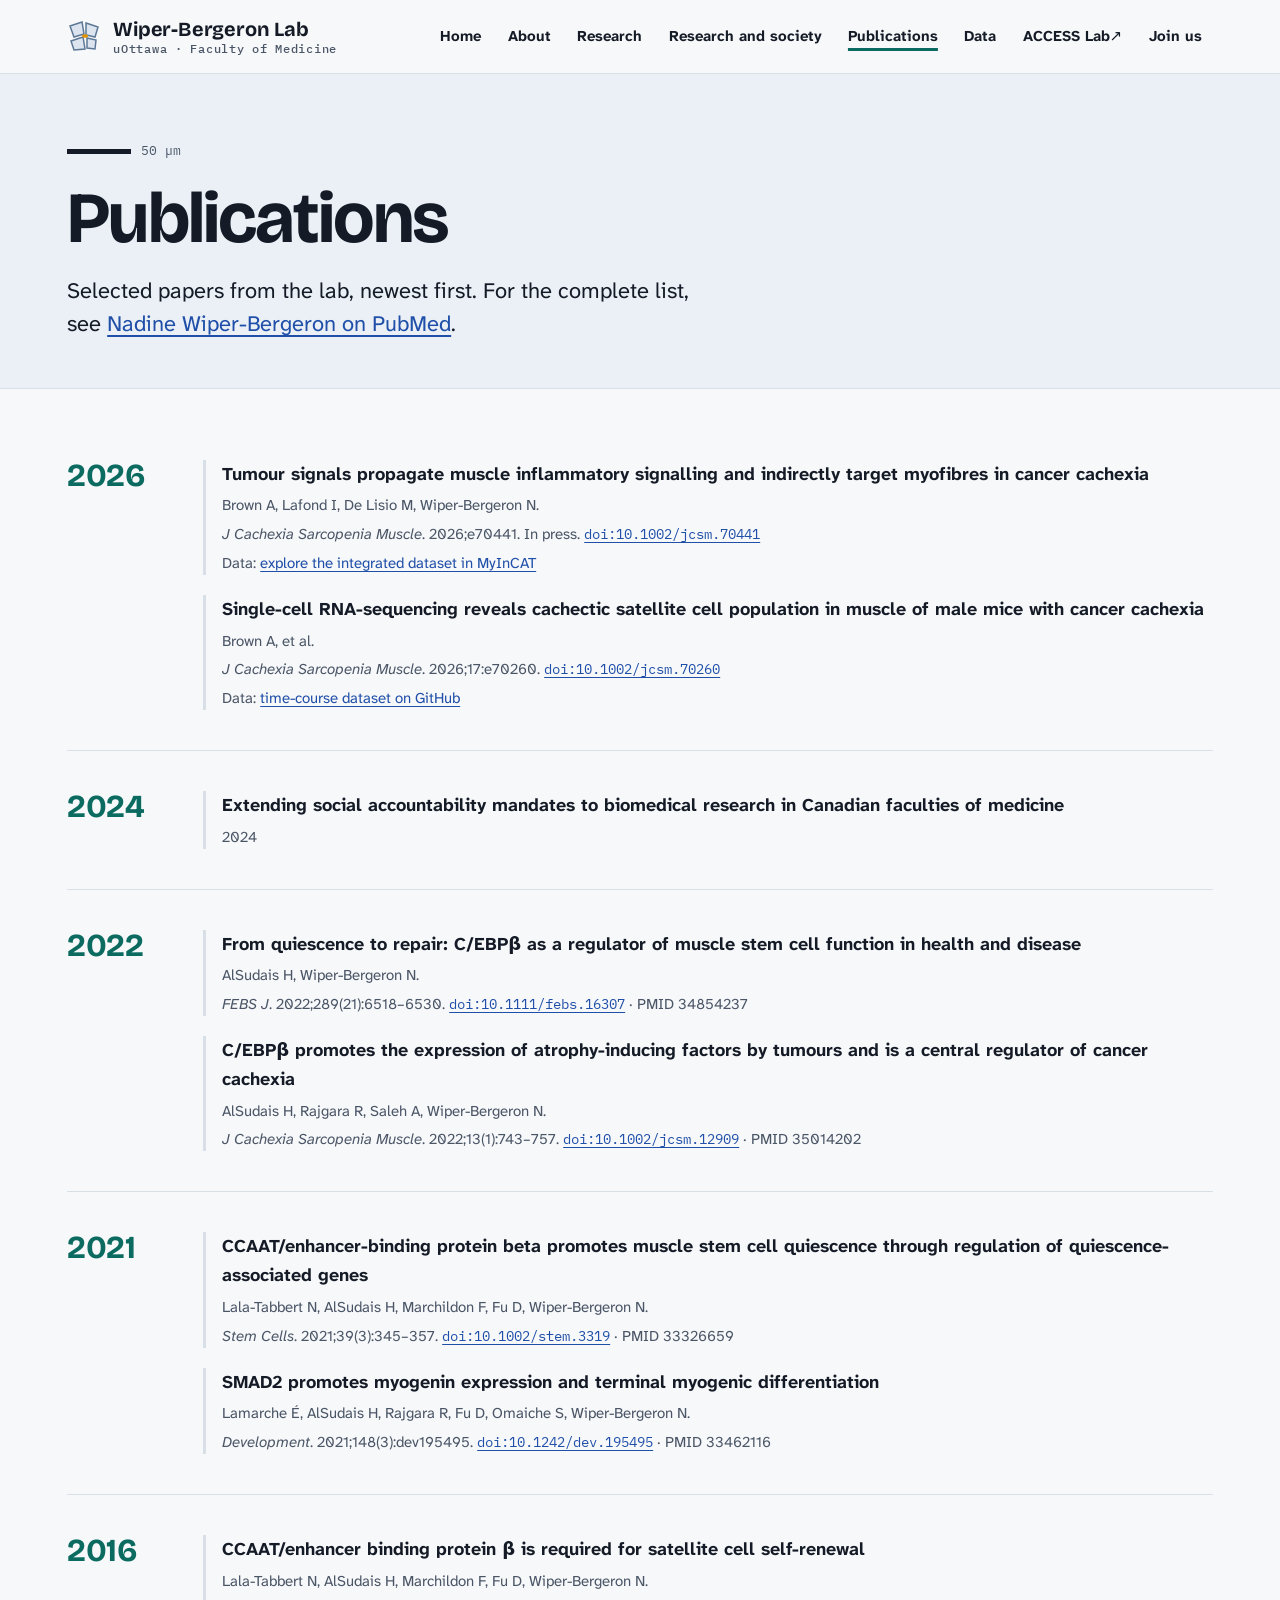
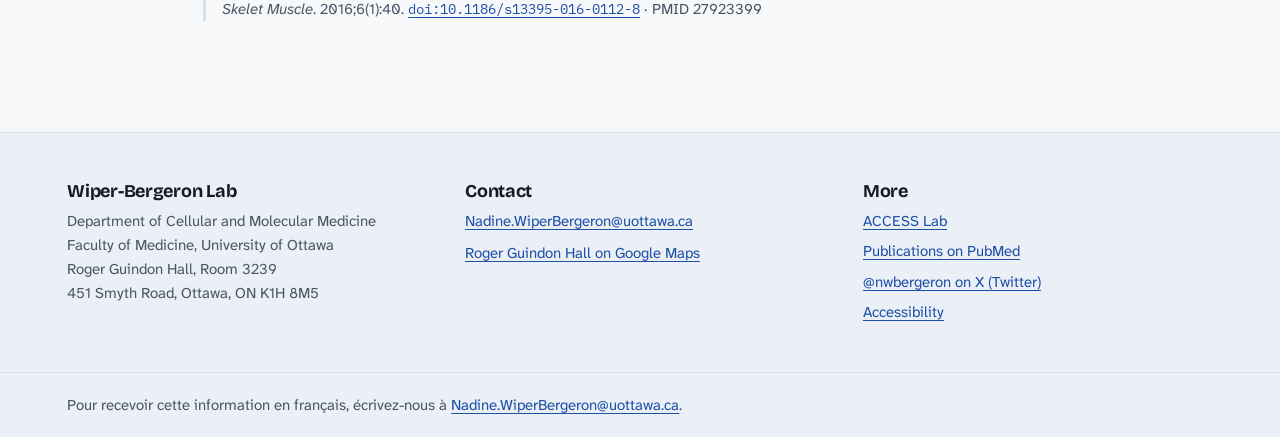
<file: publications.html>
<!doctype html>
<html lang="en">
<head>
<meta charset="utf-8">
<meta name="viewport" content="width=device-width, initial-scale=1, viewport-fit=cover">
<title>Publications | Wiper-Bergeron Lab</title>
<meta name="description" content="Selected publications from the Wiper-Bergeron Lab on muscle stem cells, C/EBPβ, cancer cachexia and myogenic differentiation.">
<meta name="color-scheme" content="light dark">
<link rel="icon" href="assets/favicon.svg" type="image/svg+xml">
<link rel="preconnect" href="https://fonts.googleapis.com">
<link rel="preconnect" href="https://fonts.gstatic.com" crossorigin>
<link rel="stylesheet" href="https://fonts.googleapis.com/css2?family=Atkinson+Hyperlegible+Next:ital,wght@0,400;0,700;1,400&amp;family=Bricolage+Grotesque:opsz,wght@12..96,600;12..96,700;12..96,800&amp;family=IBM+Plex+Mono:wght@500;600&amp;display=swap">
<link rel="stylesheet" href="assets/lab.css">
</head>
<body>
<a class="skip-link" href="#main">Skip to main content</a>
<header class="site-header">
  <div class="frame">
    <a class="brand" href="./"><svg class="brand-mark" viewBox="0 0 34 34" aria-hidden="true" focusable="false"><path class="bm-f" d="M3 7 L15 3 L17 15 L7 18 Z"/><path class="bm-f" d="M19 4 L31 8 L28 18 L19 16 Z"/><path class="bm-f" d="M4 22 L16 18 L18 30 L7 31 Z"/><path class="bm-f" d="M20 19 L29 21 L28 30 L20 29 Z"/><ellipse class="bm-s" cx="18" cy="17" rx="3" ry="1.8"/></svg><span class="brand-name">Wiper-Bergeron Lab<span>uOttawa · Faculty of Medicine</span></span><span class="sr-only">, home</span></a>
    <nav class="site-nav" aria-label="Main">
      <ul>
        <li><a href="./">Home</a></li>
        <li><a href="about.html">About</a></li>
        <li><a href="research.html">Research</a></li>
        <li><a href="research-and-society.html">Research and society</a></li>
        <li><a href="publications.html" aria-current="page">Publications</a></li>
        <li><a href="data.html">Data</a></li>
        <li><a href="https://www.wiper-bergeronlab.com/access-lab/" class="ext">ACCESS Lab<span class="sr-only"> (separate site)</span></a></li>
        <li><a href="join-us.html">Join us</a></li>
      </ul>
    </nav>
  </div>
</header>
<main id="main" tabindex="-1">
<div class="page-intro">
  <div class="frame">
    <p class="scalebar" aria-hidden="true">50 µm</p>
    <h1>Publications</h1>
    <p class="lead">Selected papers from the lab, newest first. For the complete list, see <a href="https://pubmed.ncbi.nlm.nih.gov/?term=Wiper-Bergeron+N&sort=date">Nadine Wiper-Bergeron on PubMed</a>.</p>
  </div>
</div>

<section class="section">
  <div class="frame">
    <div class="panels years">
      <div class="panel">
        <h2 class="panel-letter" id="y2026">2026</h2>
        <ul class="refs">
          <li><span class="t">Tumour signals propagate muscle inflammatory signalling and indirectly target myofibres in cancer cachexia</span><span class="a">Brown A, Lafond I, De Lisio M, Wiper-Bergeron N.</span><span class="j"><i>J Cachexia Sarcopenia Muscle</i>. 2026;e70441. In press. <a href="https://doi.org/10.1002/jcsm.70441">doi:10.1002/jcsm.70441</a></span><span class="note">Data: <a href="data.html">explore the integrated dataset in MyInCAT</a></span></li>
          <li><span class="t">Single-cell RNA-sequencing reveals cachectic satellite cell population in muscle of male mice with cancer cachexia</span><span class="a">Brown A, et al.</span><span class="j"><i>J Cachexia Sarcopenia Muscle</i>. 2026;17:e70260. <a href="https://doi.org/10.1002/jcsm.70260">doi:10.1002/jcsm.70260</a></span><span class="note">Data: <a href="https://github.com/musclesci/CachexiaMuscleTimecourse">time-course dataset on GitHub</a></span></li>
        </ul>
      </div>
      <div class="panel">
        <h2 class="panel-letter" id="y2024">2024</h2>
        <ul class="refs">
          <li><span class="t">Extending social accountability mandates to biomedical research in Canadian faculties of medicine</span><span class="j">2024</span></li>
        </ul>
      </div>
      <div class="panel">
        <h2 class="panel-letter" id="y2022">2022</h2>
        <ul class="refs">
          <li><span class="t">From quiescence to repair: C/EBPβ as a regulator of muscle stem cell function in health and disease</span><span class="a">AlSudais H, Wiper-Bergeron N.</span><span class="j"><i>FEBS J</i>. 2022;289(21):6518–6530. <a href="https://doi.org/10.1111/febs.16307">doi:10.1111/febs.16307</a> · PMID 34854237</span></li>
          <li><span class="t">C/EBPβ promotes the expression of atrophy-inducing factors by tumours and is a central regulator of cancer cachexia</span><span class="a">AlSudais H, Rajgara R, Saleh A, Wiper-Bergeron N.</span><span class="j"><i>J Cachexia Sarcopenia Muscle</i>. 2022;13(1):743–757. <a href="https://doi.org/10.1002/jcsm.12909">doi:10.1002/jcsm.12909</a> · PMID 35014202</span></li>
        </ul>
      </div>
      <div class="panel">
        <h2 class="panel-letter" id="y2021">2021</h2>
        <ul class="refs">
          <li><span class="t">CCAAT/enhancer-binding protein beta promotes muscle stem cell quiescence through regulation of quiescence-associated genes</span><span class="a">Lala-Tabbert N, AlSudais H, Marchildon F, Fu D, Wiper-Bergeron N.</span><span class="j"><i>Stem Cells</i>. 2021;39(3):345–357. <a href="https://doi.org/10.1002/stem.3319">doi:10.1002/stem.3319</a> · PMID 33326659</span></li>
          <li><span class="t">SMAD2 promotes myogenin expression and terminal myogenic differentiation</span><span class="a">Lamarche É, AlSudais H, Rajgara R, Fu D, Omaiche S, Wiper-Bergeron N.</span><span class="j"><i>Development</i>. 2021;148(3):dev195495. <a href="https://doi.org/10.1242/dev.195495">doi:10.1242/dev.195495</a> · PMID 33462116</span></li>
        </ul>
      </div>
      <div class="panel">
        <h2 class="panel-letter" id="y2016">2016</h2>
        <ul class="refs">
          <li><span class="t">CCAAT/enhancer binding protein β is required for satellite cell self-renewal</span><span class="a">Lala-Tabbert N, AlSudais H, Marchildon F, Fu D, Wiper-Bergeron N.</span><span class="j"><i>Skelet Muscle</i>. 2016;6(1):40. <a href="https://doi.org/10.1186/s13395-016-0112-8">doi:10.1186/s13395-016-0112-8</a> · PMID 27923399</span></li>
        </ul>
      </div>
    </div>
  </div>
</section>
</main>
<footer class="site-footer">
  <div class="frame">
    <div>
      <h2>Wiper-Bergeron Lab</h2>
      <address>
        Department of Cellular and Molecular Medicine<br>
        Faculty of Medicine, University of Ottawa<br>
        Roger Guindon Hall, Room 3239<br>
        451 Smyth Road, Ottawa, ON K1H 8M5
      </address>
    </div>
    <div>
      <h2>Contact</h2>
      <p><a href="mailto:Nadine.WiperBergeron@uottawa.ca">Nadine.WiperBergeron@uottawa.ca</a></p>
      <p style="margin-top:0.5rem"><a href="https://maps.google.com/?cid=5245158781146631547">Roger Guindon Hall on Google Maps</a></p>
    </div>
    <nav aria-label="Footer">
      <h2>More</h2>
      <ul>
        <li><a href="https://www.wiper-bergeronlab.com/access-lab/">ACCESS Lab</a></li>
        <li><a href="https://pubmed.ncbi.nlm.nih.gov/?term=Wiper-Bergeron+N&sort=date">Publications on PubMed</a></li>
        <li><a href="https://twitter.com/nwbergeron">@nwbergeron on X (Twitter)</a></li>
        <li><a href="accessibility.html">Accessibility</a></li>
      </ul>
    </nav>
  </div>
  <div class="footer-bottom">
    <div class="frame">
      <p lang="fr">Pour recevoir cette information en français, écrivez-nous à <a href="mailto:Nadine.WiperBergeron@uottawa.ca">Nadine.WiperBergeron@uottawa.ca</a>.</p>
    </div>
  </div>
</footer>
</body>
</html>
</file>
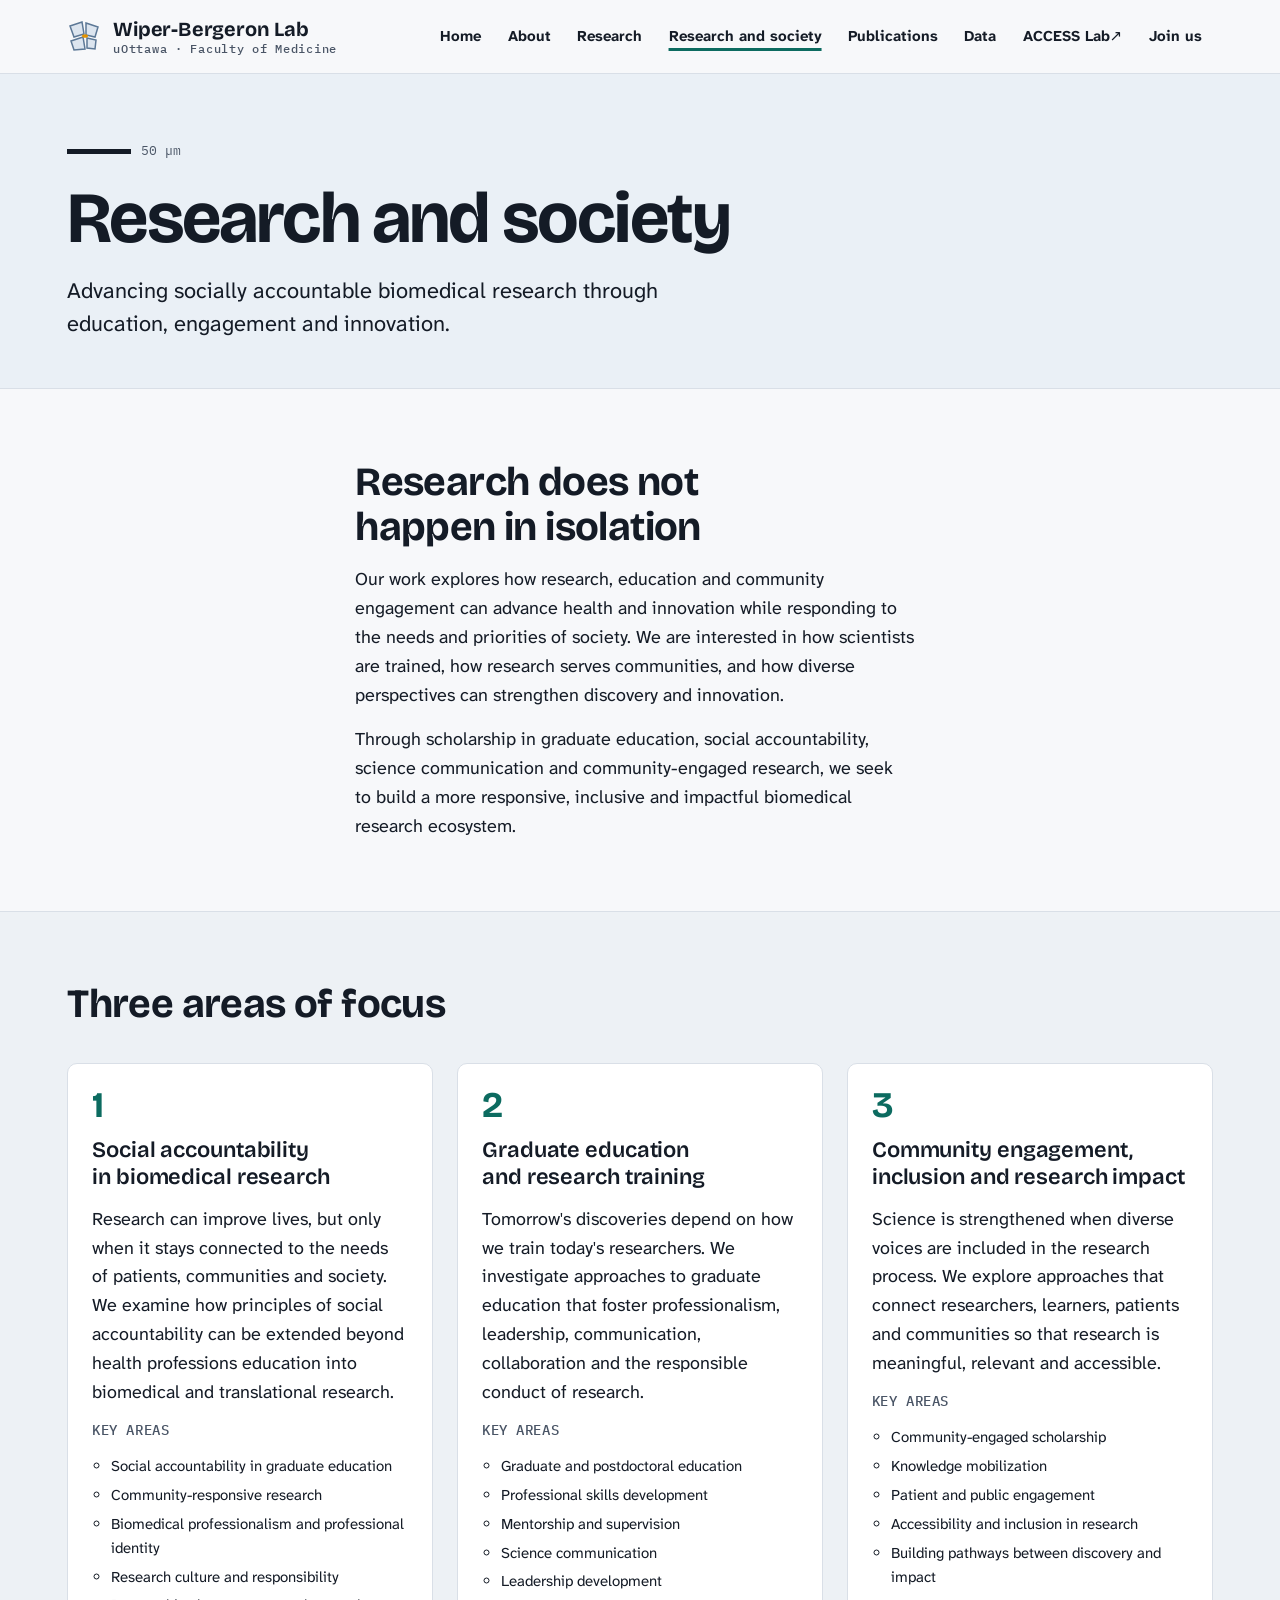
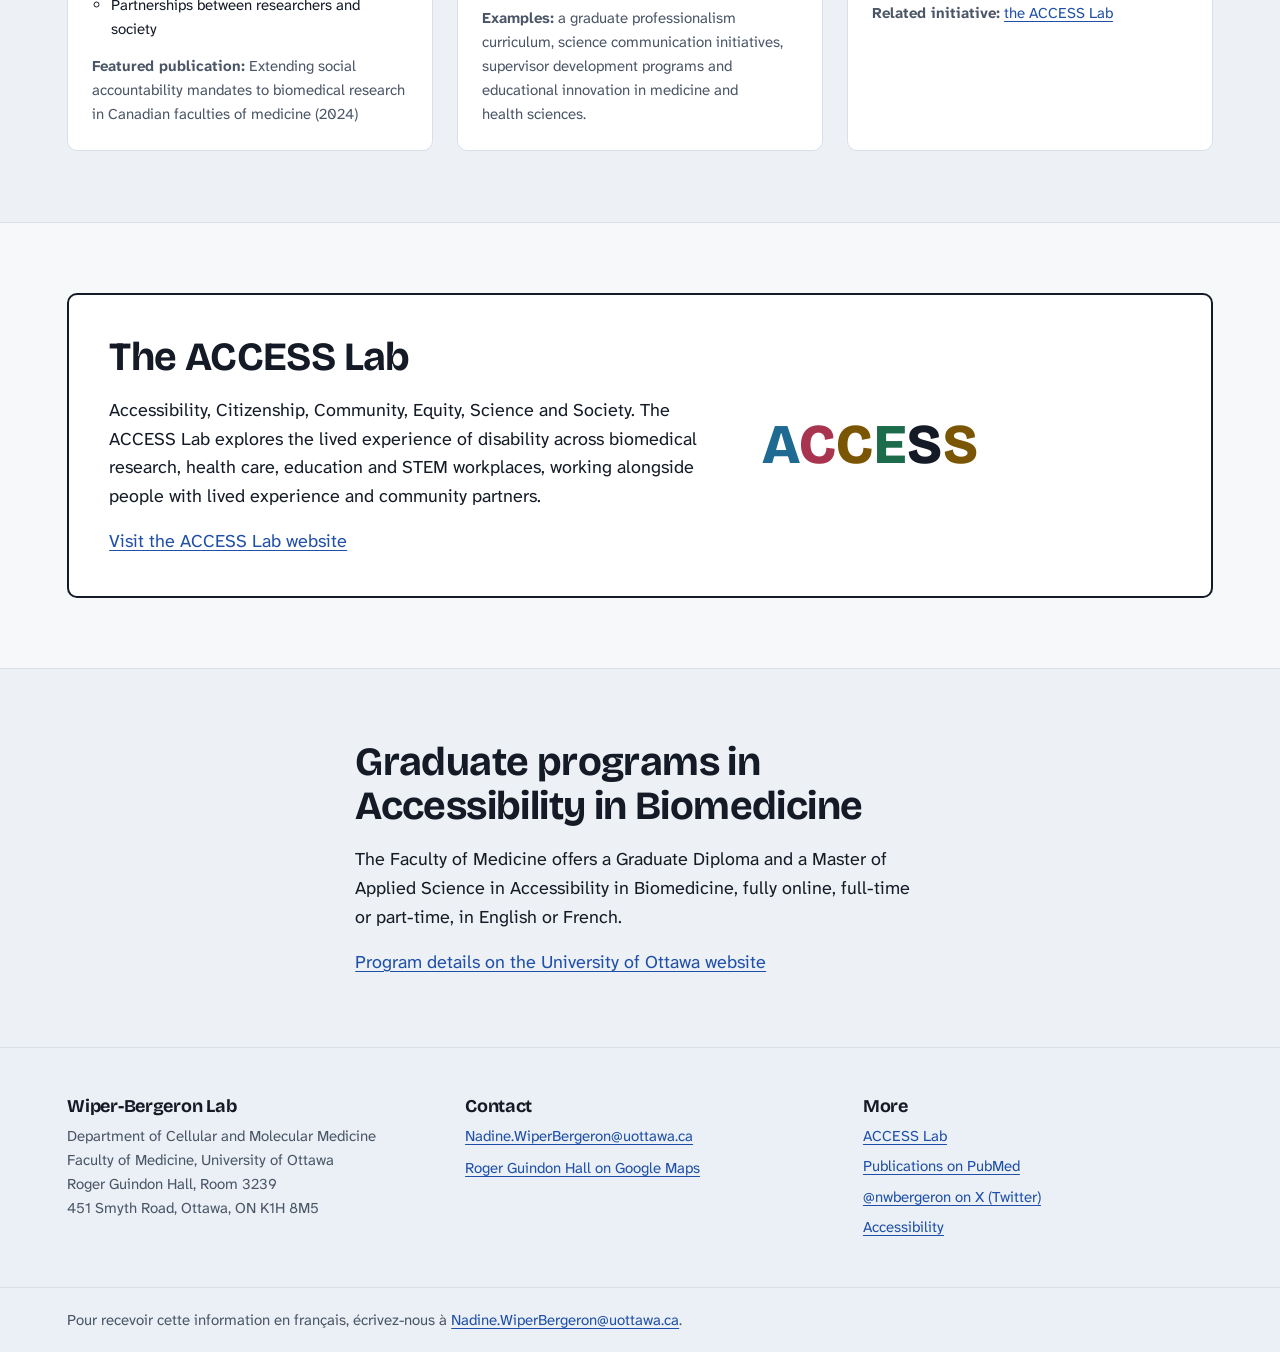
<file: research-and-society.html>
<!doctype html>
<html lang="en">
<head>
<meta charset="utf-8">
<meta name="viewport" content="width=device-width, initial-scale=1, viewport-fit=cover">
<title>Research and society | Wiper-Bergeron Lab</title>
<meta name="description" content="Social accountability in biomedical research, graduate education and research training, and community engagement at the Wiper-Bergeron Lab.">
<meta name="color-scheme" content="light dark">
<link rel="icon" href="assets/favicon.svg" type="image/svg+xml">
<link rel="preconnect" href="https://fonts.googleapis.com">
<link rel="preconnect" href="https://fonts.gstatic.com" crossorigin>
<link rel="stylesheet" href="https://fonts.googleapis.com/css2?family=Atkinson+Hyperlegible+Next:ital,wght@0,400;0,700;1,400&amp;family=Bricolage+Grotesque:opsz,wght@12..96,600;12..96,700;12..96,800&amp;family=IBM+Plex+Mono:wght@500;600&amp;display=swap">
<link rel="stylesheet" href="assets/lab.css">
</head>
<body>
<a class="skip-link" href="#main">Skip to main content</a>
<header class="site-header">
  <div class="frame">
    <a class="brand" href="./"><svg class="brand-mark" viewBox="0 0 34 34" aria-hidden="true" focusable="false"><path class="bm-f" d="M3 7 L15 3 L17 15 L7 18 Z"/><path class="bm-f" d="M19 4 L31 8 L28 18 L19 16 Z"/><path class="bm-f" d="M4 22 L16 18 L18 30 L7 31 Z"/><path class="bm-f" d="M20 19 L29 21 L28 30 L20 29 Z"/><ellipse class="bm-s" cx="18" cy="17" rx="3" ry="1.8"/></svg><span class="brand-name">Wiper-Bergeron Lab<span>uOttawa · Faculty of Medicine</span></span><span class="sr-only">, home</span></a>
    <nav class="site-nav" aria-label="Main">
      <ul>
        <li><a href="./">Home</a></li>
        <li><a href="about.html">About</a></li>
        <li><a href="research.html">Research</a></li>
        <li><a href="research-and-society.html" aria-current="page">Research and society</a></li>
        <li><a href="publications.html">Publications</a></li>
        <li><a href="data.html">Data</a></li>
        <li><a href="https://www.wiper-bergeronlab.com/access-lab/" class="ext">ACCESS Lab<span class="sr-only"> (separate site)</span></a></li>
        <li><a href="join-us.html">Join us</a></li>
      </ul>
    </nav>
  </div>
</header>
<main id="main" tabindex="-1">
<div class="page-intro">
  <div class="frame">
    <p class="scalebar" aria-hidden="true">50 µm</p>
    <h1>Research and society</h1>
    <p class="lead">Advancing socially accountable biomedical research through education, engagement and innovation.</p>
  </div>
</div>

<section class="section" aria-labelledby="why-title">
  <div class="frame prose stack">
    <h2 id="why-title">Research does not happen in isolation</h2>
    <p>Our work explores how research, education and community engagement can advance health and innovation while responding to the needs and priorities of society. We are interested in how scientists are trained, how research serves communities, and how diverse perspectives can strengthen discovery and innovation.</p>
    <p>Through scholarship in graduate education, social accountability, science communication and community-engaged research, we seek to build a more responsive, inclusive and impactful biomedical research ecosystem.</p>
  </div>
</section>

<section class="section section-tint" aria-labelledby="themes-title">
  <div class="frame">
    <div class="section-head"><h2 id="themes-title">Three areas of focus</h2></div>
    <ol class="numbered">
      <li>
        <h3>Social accountability in biomedical research</h3>
        <p>Research can improve lives, but only when it stays connected to the needs of patients, communities and society. We examine how principles of social accountability can be extended beyond health professions education into biomedical and translational research.</p>
        <p class="label">Key areas</p>
        <ul>
          <li>Social accountability in graduate education</li>
          <li>Community-responsive research</li>
          <li>Biomedical professionalism and professional identity</li>
          <li>Research culture and responsibility</li>
          <li>Partnerships between researchers and society</li>
        </ul>
        <p class="note"><strong>Featured publication:</strong> Extending social accountability mandates to biomedical research in Canadian faculties of medicine (2024)</p>
      </li>
      <li>
        <h3>Graduate education and research training</h3>
        <p>Tomorrow's discoveries depend on how we train today's researchers. We investigate approaches to graduate education that foster professionalism, leadership, communication, collaboration and the responsible conduct of research.</p>
        <p class="label">Key areas</p>
        <ul>
          <li>Graduate and postdoctoral education</li>
          <li>Professional skills development</li>
          <li>Mentorship and supervision</li>
          <li>Science communication</li>
          <li>Leadership development</li>
        </ul>
        <p class="note"><strong>Examples:</strong> a graduate professionalism curriculum, science communication initiatives, supervisor development programs and educational innovation in medicine and health sciences.</p>
      </li>
      <li>
        <h3>Community engagement, inclusion and research impact</h3>
        <p>Science is strengthened when diverse voices are included in the research process. We explore approaches that connect researchers, learners, patients and communities so that research is meaningful, relevant and accessible.</p>
        <p class="label">Key areas</p>
        <ul>
          <li>Community-engaged scholarship</li>
          <li>Knowledge mobilization</li>
          <li>Patient and public engagement</li>
          <li>Accessibility and inclusion in research</li>
          <li>Building pathways between discovery and impact</li>
        </ul>
        <p class="note"><strong>Related initiative:</strong> <a href="https://www.wiper-bergeronlab.com/access-lab/">the ACCESS Lab</a></p>
      </li>
    </ol>
  </div>
</section>

<section class="section" aria-labelledby="access-title">
  <div class="frame">
    <div class="callout">
      <div class="stack">
        <h2 id="access-title">The ACCESS Lab</h2>
        <p>Accessibility, Citizenship, Community, Equity, Science and Society. The ACCESS Lab explores the lived experience of disability across biomedical research, health care, education and STEM workplaces, working alongside people with lived experience and community partners.</p>
        <p><a href="https://www.wiper-bergeronlab.com/access-lab/">Visit the ACCESS Lab website</a></p>
      </div>
      <p class="access-word" aria-hidden="true"><span class="aw-a">A</span><span class="aw-c1">C</span><span class="aw-c2">C</span><span class="aw-e">E</span><span class="aw-s1">S</span><span class="aw-s2">S</span></p>
    </div>
  </div>
</section>

<section class="section section-tint" aria-labelledby="prog-title">
  <div class="frame prose stack">
    <h2 id="prog-title">Graduate programs in Accessibility in Biomedicine</h2>
    <p>The Faculty of Medicine offers a Graduate Diploma and a Master of Applied Science in Accessibility in Biomedicine, fully online, full-time or part-time, in English or French.</p>
    <p><a href="https://www.uottawa.ca/faculty-medicine/graduate-postdoctoral/our-programs/accessibility-biomedicine">Program details on the University of Ottawa website</a></p>
  </div>
</section>
</main>
<footer class="site-footer">
  <div class="frame">
    <div>
      <h2>Wiper-Bergeron Lab</h2>
      <address>
        Department of Cellular and Molecular Medicine<br>
        Faculty of Medicine, University of Ottawa<br>
        Roger Guindon Hall, Room 3239<br>
        451 Smyth Road, Ottawa, ON K1H 8M5
      </address>
    </div>
    <div>
      <h2>Contact</h2>
      <p><a href="mailto:Nadine.WiperBergeron@uottawa.ca">Nadine.WiperBergeron@uottawa.ca</a></p>
      <p style="margin-top:0.5rem"><a href="https://maps.google.com/?cid=5245158781146631547">Roger Guindon Hall on Google Maps</a></p>
    </div>
    <nav aria-label="Footer">
      <h2>More</h2>
      <ul>
        <li><a href="https://www.wiper-bergeronlab.com/access-lab/">ACCESS Lab</a></li>
        <li><a href="https://pubmed.ncbi.nlm.nih.gov/?term=Wiper-Bergeron+N&sort=date">Publications on PubMed</a></li>
        <li><a href="https://twitter.com/nwbergeron">@nwbergeron on X (Twitter)</a></li>
        <li><a href="accessibility.html">Accessibility</a></li>
      </ul>
    </nav>
  </div>
  <div class="footer-bottom">
    <div class="frame">
      <p lang="fr">Pour recevoir cette information en français, écrivez-nous à <a href="mailto:Nadine.WiperBergeron@uottawa.ca">Nadine.WiperBergeron@uottawa.ca</a>.</p>
    </div>
  </div>
</footer>
</body>
</html>
</file>
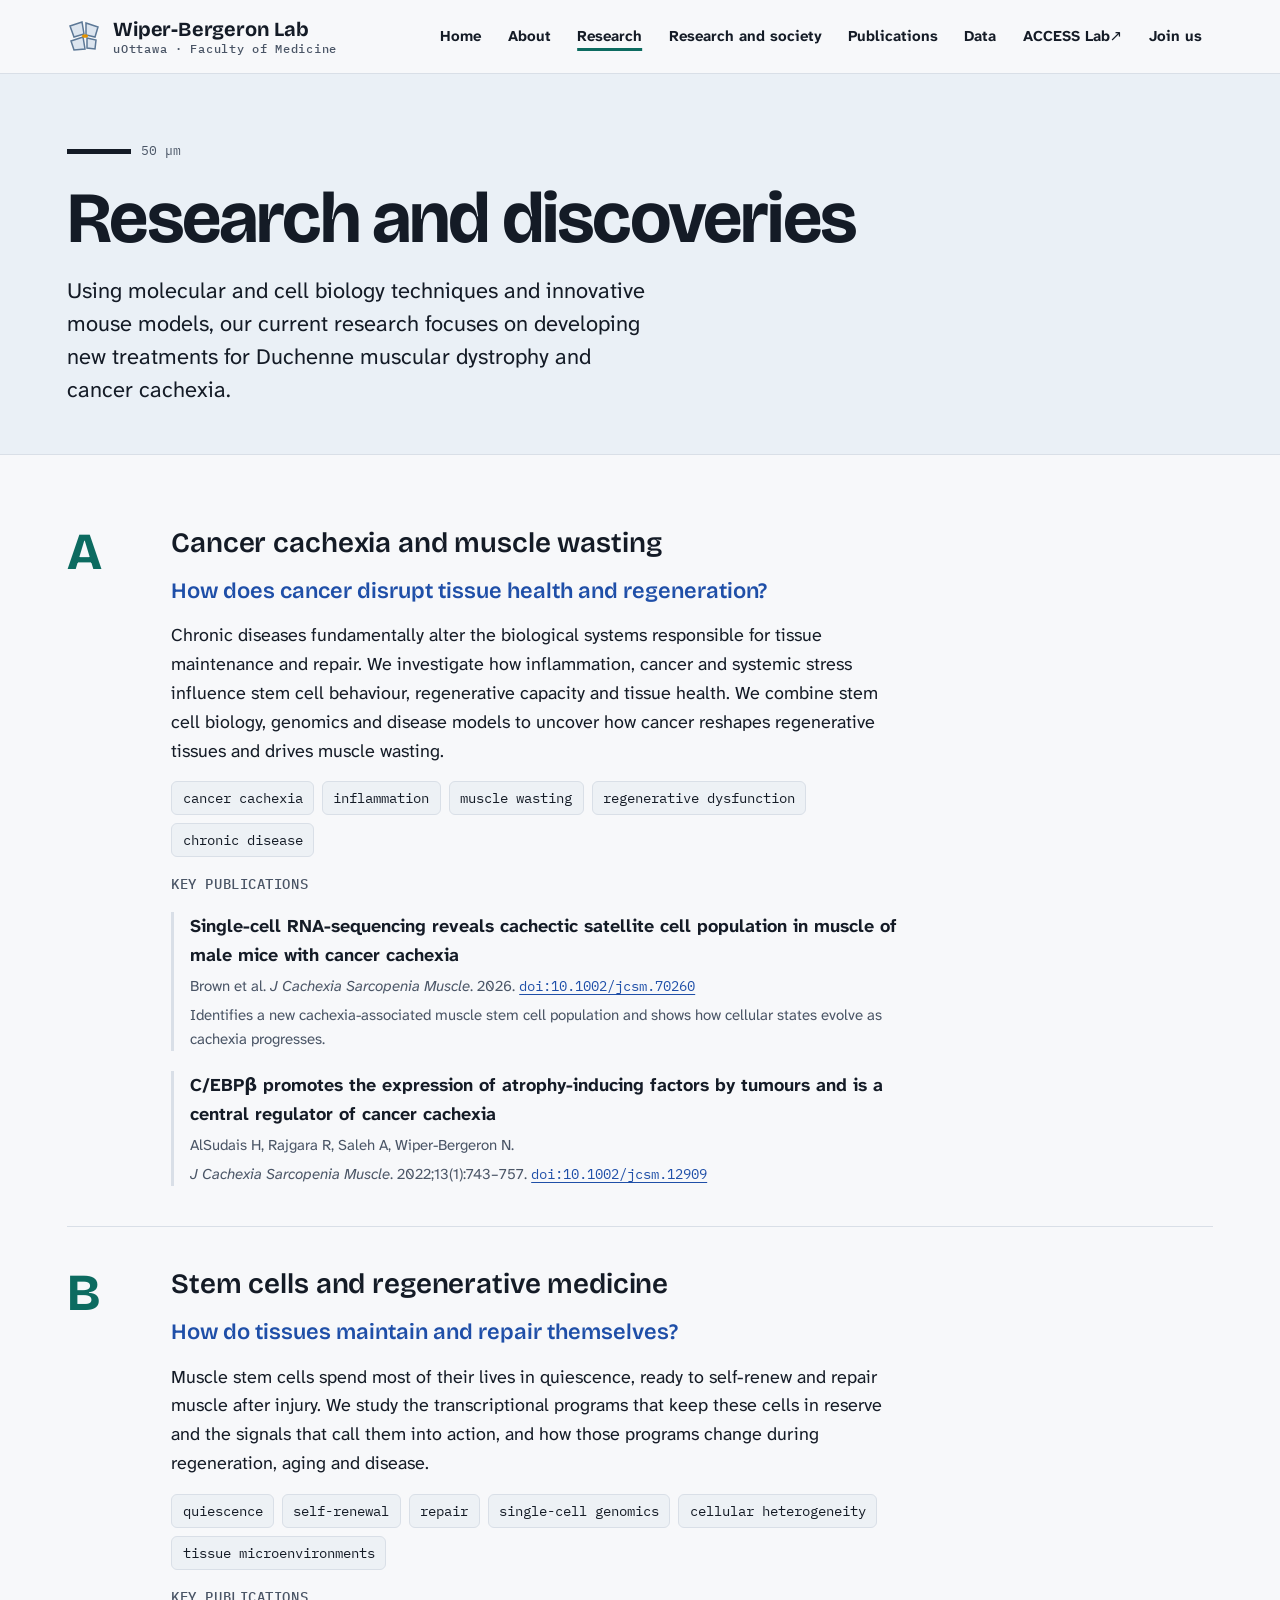
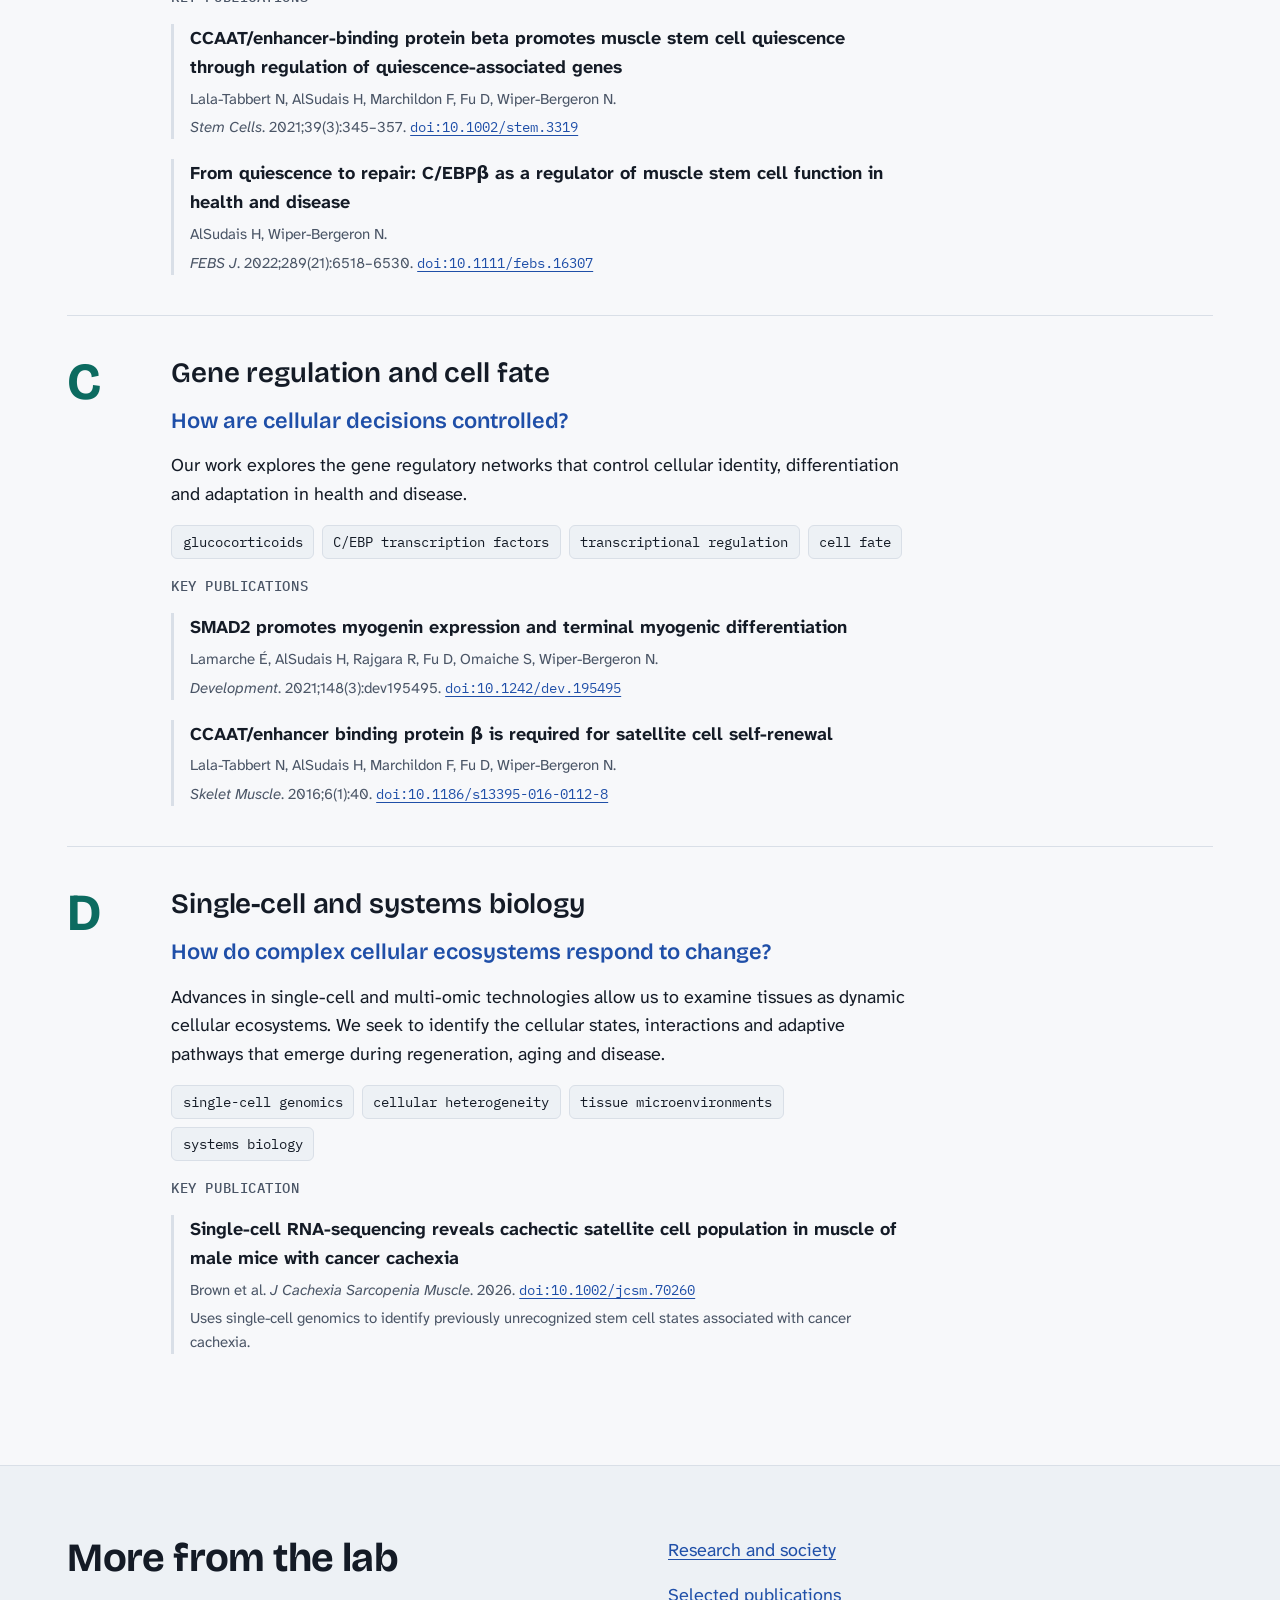
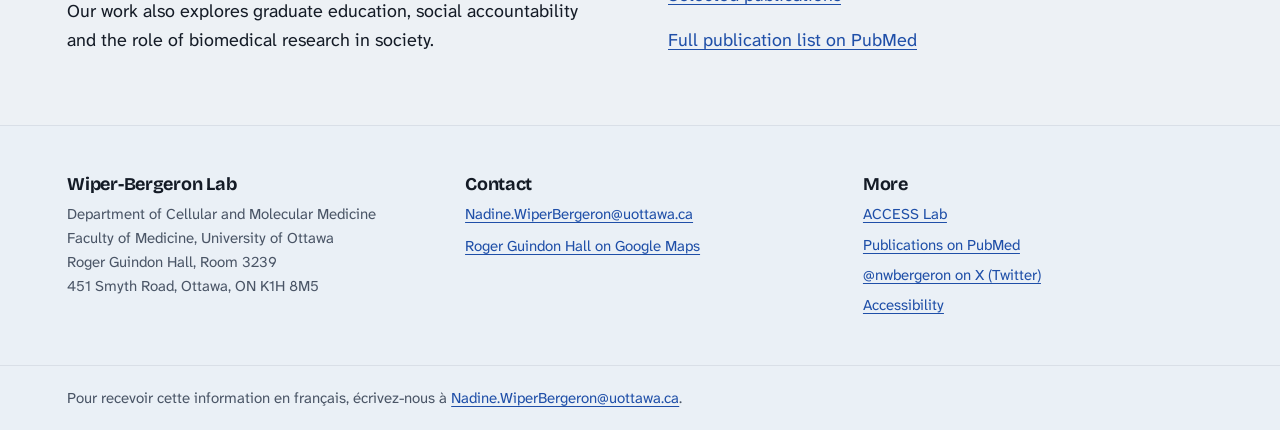
<file: research.html>
<!doctype html>
<html lang="en">
<head>
<meta charset="utf-8">
<meta name="viewport" content="width=device-width, initial-scale=1, viewport-fit=cover">
<title>Research | Wiper-Bergeron Lab</title>
<meta name="description" content="Research on cancer cachexia, muscle stem cells, gene regulation and single-cell biology at the Wiper-Bergeron Lab, University of Ottawa.">
<meta name="color-scheme" content="light dark">
<link rel="icon" href="assets/favicon.svg" type="image/svg+xml">
<link rel="preconnect" href="https://fonts.googleapis.com">
<link rel="preconnect" href="https://fonts.gstatic.com" crossorigin>
<link rel="stylesheet" href="https://fonts.googleapis.com/css2?family=Atkinson+Hyperlegible+Next:ital,wght@0,400;0,700;1,400&amp;family=Bricolage+Grotesque:opsz,wght@12..96,600;12..96,700;12..96,800&amp;family=IBM+Plex+Mono:wght@500;600&amp;display=swap">
<link rel="stylesheet" href="assets/lab.css">
</head>
<body>
<a class="skip-link" href="#main">Skip to main content</a>
<header class="site-header">
  <div class="frame">
    <a class="brand" href="./"><svg class="brand-mark" viewBox="0 0 34 34" aria-hidden="true" focusable="false"><path class="bm-f" d="M3 7 L15 3 L17 15 L7 18 Z"/><path class="bm-f" d="M19 4 L31 8 L28 18 L19 16 Z"/><path class="bm-f" d="M4 22 L16 18 L18 30 L7 31 Z"/><path class="bm-f" d="M20 19 L29 21 L28 30 L20 29 Z"/><ellipse class="bm-s" cx="18" cy="17" rx="3" ry="1.8"/></svg><span class="brand-name">Wiper-Bergeron Lab<span>uOttawa · Faculty of Medicine</span></span><span class="sr-only">, home</span></a>
    <nav class="site-nav" aria-label="Main">
      <ul>
        <li><a href="./">Home</a></li>
        <li><a href="about.html">About</a></li>
        <li><a href="research.html" aria-current="page">Research</a></li>
        <li><a href="research-and-society.html">Research and society</a></li>
        <li><a href="publications.html">Publications</a></li>
        <li><a href="data.html">Data</a></li>
        <li><a href="https://www.wiper-bergeronlab.com/access-lab/" class="ext">ACCESS Lab<span class="sr-only"> (separate site)</span></a></li>
        <li><a href="join-us.html">Join us</a></li>
      </ul>
    </nav>
  </div>
</header>
<main id="main" tabindex="-1">
<div class="page-intro">
  <div class="frame">
    <p class="scalebar" aria-hidden="true">50 µm</p>
    <h1>Research and discoveries</h1>
    <p class="lead">Using molecular and cell biology techniques and innovative mouse models, our current research focuses on developing new treatments for Duchenne muscular dystrophy and cancer cachexia.</p>
  </div>
</div>

<section class="section" aria-labelledby="themes-title">
  <div class="frame">
    <h2 id="themes-title" class="sr-only">Research themes</h2>
    <div class="panels">

      <article class="panel" aria-labelledby="pa-title">
        <p class="panel-letter" aria-hidden="true">A</p>
        <div class="panel-body">
          <h3 id="pa-title">Cancer cachexia and muscle wasting</h3>
          <p class="question">How does cancer disrupt tissue health and regeneration?</p>
          <p>Chronic diseases fundamentally alter the biological systems responsible for tissue maintenance and repair. We investigate how inflammation, cancer and systemic stress influence stem cell behaviour, regenerative capacity and tissue health. We combine stem cell biology, genomics and disease models to uncover how cancer reshapes regenerative tissues and drives muscle wasting.</p>
          <ul class="chips" aria-label="Keywords">
            <li>cancer cachexia</li><li>inflammation</li><li>muscle wasting</li><li>regenerative dysfunction</li><li>chronic disease</li>
          </ul>
          <h4 class="label">Key publications</h4>
          <ul class="refs">
            <li><span class="t">Single-cell RNA-sequencing reveals cachectic satellite cell population in muscle of male mice with cancer cachexia</span><span class="j">Brown et al. <i>J Cachexia Sarcopenia Muscle</i>. 2026. <a href="https://doi.org/10.1002/jcsm.70260">doi:10.1002/jcsm.70260</a></span><span class="note">Identifies a new cachexia-associated muscle stem cell population and shows how cellular states evolve as cachexia progresses.</span></li>
            <li><span class="t">C/EBPβ promotes the expression of atrophy-inducing factors by tumours and is a central regulator of cancer cachexia</span><span class="a">AlSudais H, Rajgara R, Saleh A, Wiper-Bergeron N.</span><span class="j"><i>J Cachexia Sarcopenia Muscle</i>. 2022;13(1):743–757. <a href="https://doi.org/10.1002/jcsm.12909">doi:10.1002/jcsm.12909</a></span></li>
          </ul>
        </div>
      </article>

      <article class="panel" aria-labelledby="pb-title">
        <p class="panel-letter" aria-hidden="true">B</p>
        <div class="panel-body">
          <h3 id="pb-title">Stem cells and regenerative medicine</h3>
          <p class="question">How do tissues maintain and repair themselves?</p>
          <p>Muscle stem cells spend most of their lives in quiescence, ready to self-renew and repair muscle after injury. We study the transcriptional programs that keep these cells in reserve and the signals that call them into action, and how those programs change during regeneration, aging and disease.</p>
          <ul class="chips" aria-label="Keywords">
            <li>quiescence</li><li>self-renewal</li><li>repair</li><li>single-cell genomics</li><li>cellular heterogeneity</li><li>tissue microenvironments</li>
          </ul>
          <h4 class="label">Key publications</h4>
          <ul class="refs">
            <li><span class="t">CCAAT/enhancer-binding protein beta promotes muscle stem cell quiescence through regulation of quiescence-associated genes</span><span class="a">Lala-Tabbert N, AlSudais H, Marchildon F, Fu D, Wiper-Bergeron N.</span><span class="j"><i>Stem Cells</i>. 2021;39(3):345–357. <a href="https://doi.org/10.1002/stem.3319">doi:10.1002/stem.3319</a></span></li>
            <li><span class="t">From quiescence to repair: C/EBPβ as a regulator of muscle stem cell function in health and disease</span><span class="a">AlSudais H, Wiper-Bergeron N.</span><span class="j"><i>FEBS J</i>. 2022;289(21):6518–6530. <a href="https://doi.org/10.1111/febs.16307">doi:10.1111/febs.16307</a></span></li>
          </ul>
        </div>
      </article>

      <article class="panel" aria-labelledby="pc-title">
        <p class="panel-letter" aria-hidden="true">C</p>
        <div class="panel-body">
          <h3 id="pc-title">Gene regulation and cell fate</h3>
          <p class="question">How are cellular decisions controlled?</p>
          <p>Our work explores the gene regulatory networks that control cellular identity, differentiation and adaptation in health and disease.</p>
          <ul class="chips" aria-label="Keywords">
            <li>glucocorticoids</li><li>C/EBP transcription factors</li><li>transcriptional regulation</li><li>cell fate</li>
          </ul>
          <h4 class="label">Key publications</h4>
          <ul class="refs">
            <li><span class="t">SMAD2 promotes myogenin expression and terminal myogenic differentiation</span><span class="a">Lamarche É, AlSudais H, Rajgara R, Fu D, Omaiche S, Wiper-Bergeron N.</span><span class="j"><i>Development</i>. 2021;148(3):dev195495. <a href="https://doi.org/10.1242/dev.195495">doi:10.1242/dev.195495</a></span></li>
            <li><span class="t">CCAAT/enhancer binding protein β is required for satellite cell self-renewal</span><span class="a">Lala-Tabbert N, AlSudais H, Marchildon F, Fu D, Wiper-Bergeron N.</span><span class="j"><i>Skelet Muscle</i>. 2016;6(1):40. <a href="https://doi.org/10.1186/s13395-016-0112-8">doi:10.1186/s13395-016-0112-8</a></span></li>
          </ul>
        </div>
      </article>

      <article class="panel" aria-labelledby="pd-title">
        <p class="panel-letter" aria-hidden="true">D</p>
        <div class="panel-body">
          <h3 id="pd-title">Single-cell and systems biology</h3>
          <p class="question">How do complex cellular ecosystems respond to change?</p>
          <p>Advances in single-cell and multi-omic technologies allow us to examine tissues as dynamic cellular ecosystems. We seek to identify the cellular states, interactions and adaptive pathways that emerge during regeneration, aging and disease.</p>
          <ul class="chips" aria-label="Keywords">
            <li>single-cell genomics</li><li>cellular heterogeneity</li><li>tissue microenvironments</li><li>systems biology</li>
          </ul>
          <h4 class="label">Key publication</h4>
          <ul class="refs">
            <li><span class="t">Single-cell RNA-sequencing reveals cachectic satellite cell population in muscle of male mice with cancer cachexia</span><span class="j">Brown et al. <i>J Cachexia Sarcopenia Muscle</i>. 2026. <a href="https://doi.org/10.1002/jcsm.70260">doi:10.1002/jcsm.70260</a></span><span class="note">Uses single-cell genomics to identify previously unrecognized stem cell states associated with cancer cachexia.</span></li>
          </ul>
        </div>
      </article>

    </div>
  </div>
</section>

<section class="section section-tint" aria-labelledby="more-title">
  <div class="frame split">
    <div class="stack">
      <h2 id="more-title">More from the lab</h2>
      <p>Our work also explores graduate education, social accountability and the role of biomedical research in society.</p>
    </div>
    <div class="stack">
      <p><a href="research-and-society.html">Research and society</a></p>
      <p><a href="publications.html">Selected publications</a></p>
      <p><a href="https://pubmed.ncbi.nlm.nih.gov/?term=Wiper-Bergeron+N&sort=date">Full publication list on PubMed</a></p>
    </div>
  </div>
</section>
</main>
<footer class="site-footer">
  <div class="frame">
    <div>
      <h2>Wiper-Bergeron Lab</h2>
      <address>
        Department of Cellular and Molecular Medicine<br>
        Faculty of Medicine, University of Ottawa<br>
        Roger Guindon Hall, Room 3239<br>
        451 Smyth Road, Ottawa, ON K1H 8M5
      </address>
    </div>
    <div>
      <h2>Contact</h2>
      <p><a href="mailto:Nadine.WiperBergeron@uottawa.ca">Nadine.WiperBergeron@uottawa.ca</a></p>
      <p style="margin-top:0.5rem"><a href="https://maps.google.com/?cid=5245158781146631547">Roger Guindon Hall on Google Maps</a></p>
    </div>
    <nav aria-label="Footer">
      <h2>More</h2>
      <ul>
        <li><a href="https://www.wiper-bergeronlab.com/access-lab/">ACCESS Lab</a></li>
        <li><a href="https://pubmed.ncbi.nlm.nih.gov/?term=Wiper-Bergeron+N&sort=date">Publications on PubMed</a></li>
        <li><a href="https://twitter.com/nwbergeron">@nwbergeron on X (Twitter)</a></li>
        <li><a href="accessibility.html">Accessibility</a></li>
      </ul>
    </nav>
  </div>
  <div class="footer-bottom">
    <div class="frame">
      <p lang="fr">Pour recevoir cette information en français, écrivez-nous à <a href="mailto:Nadine.WiperBergeron@uottawa.ca">Nadine.WiperBergeron@uottawa.ca</a>.</p>
    </div>
  </div>
</footer>
</body>
</html>
</file>
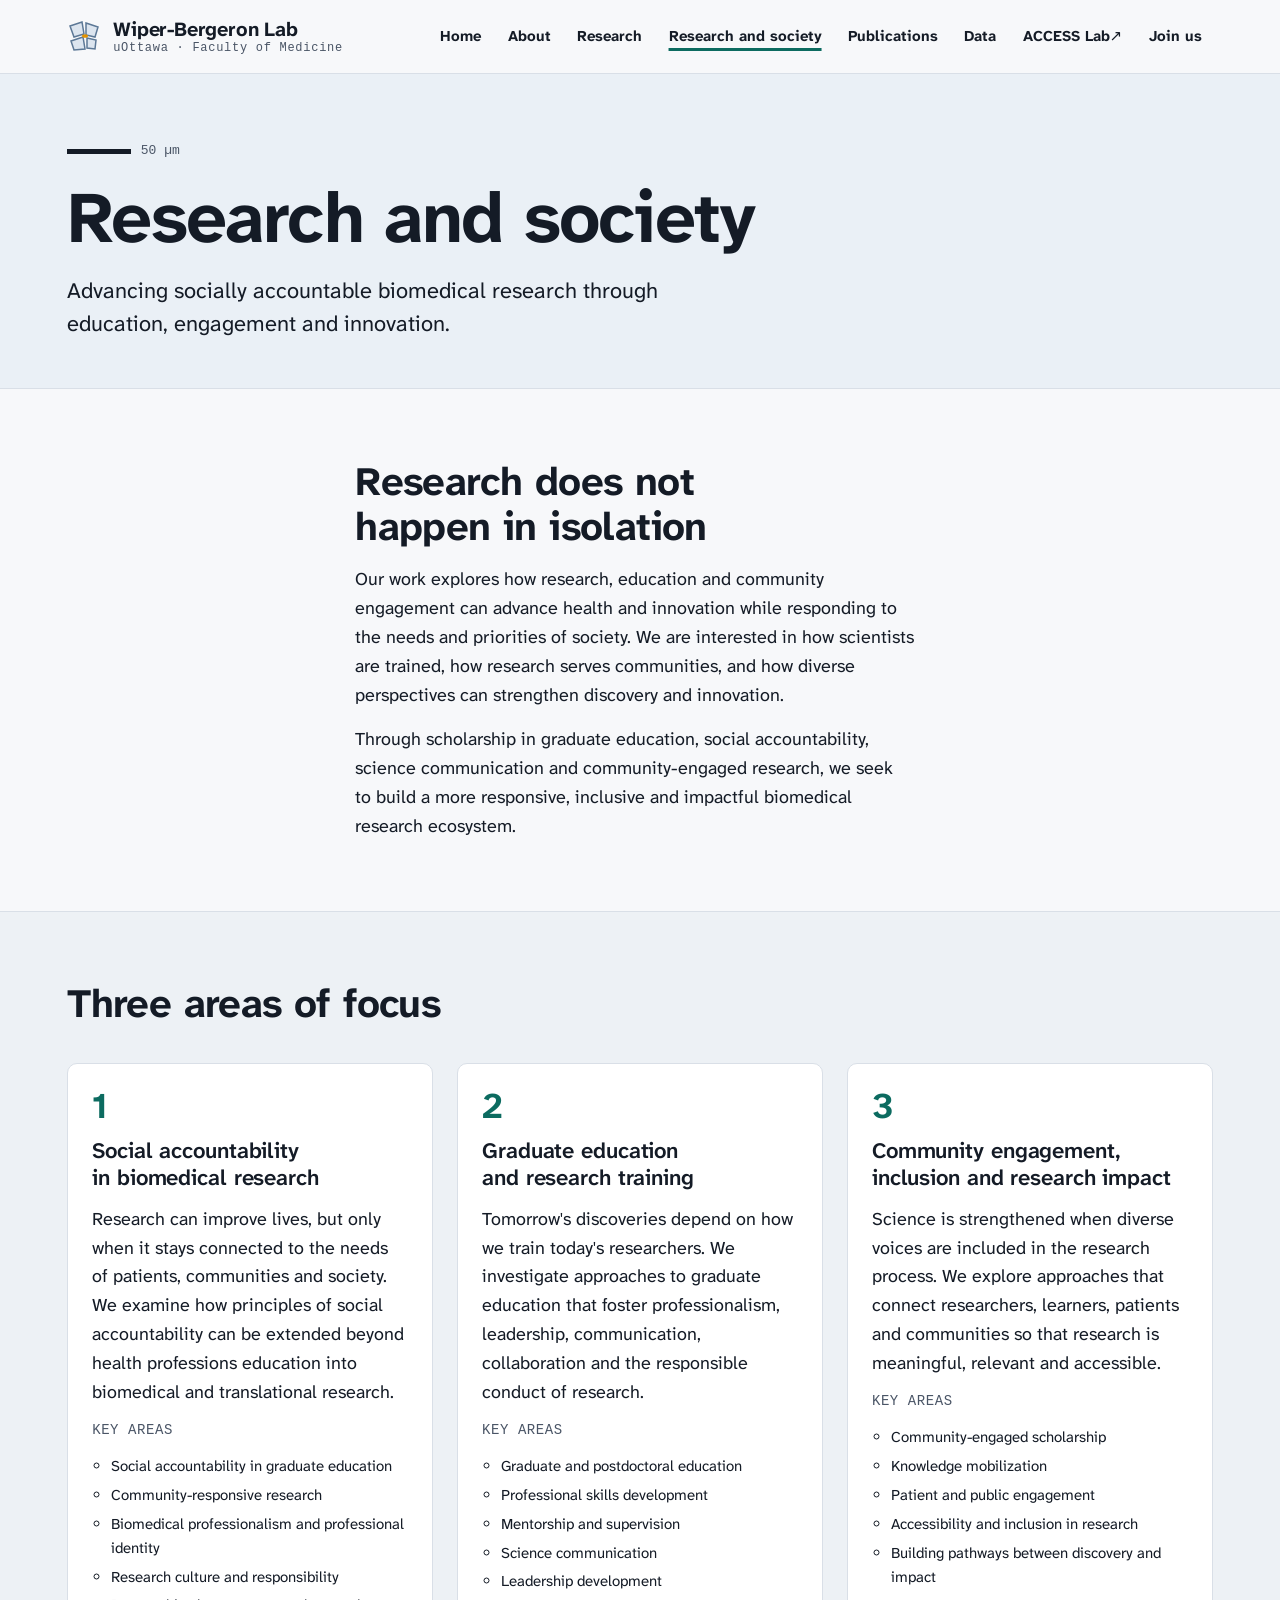
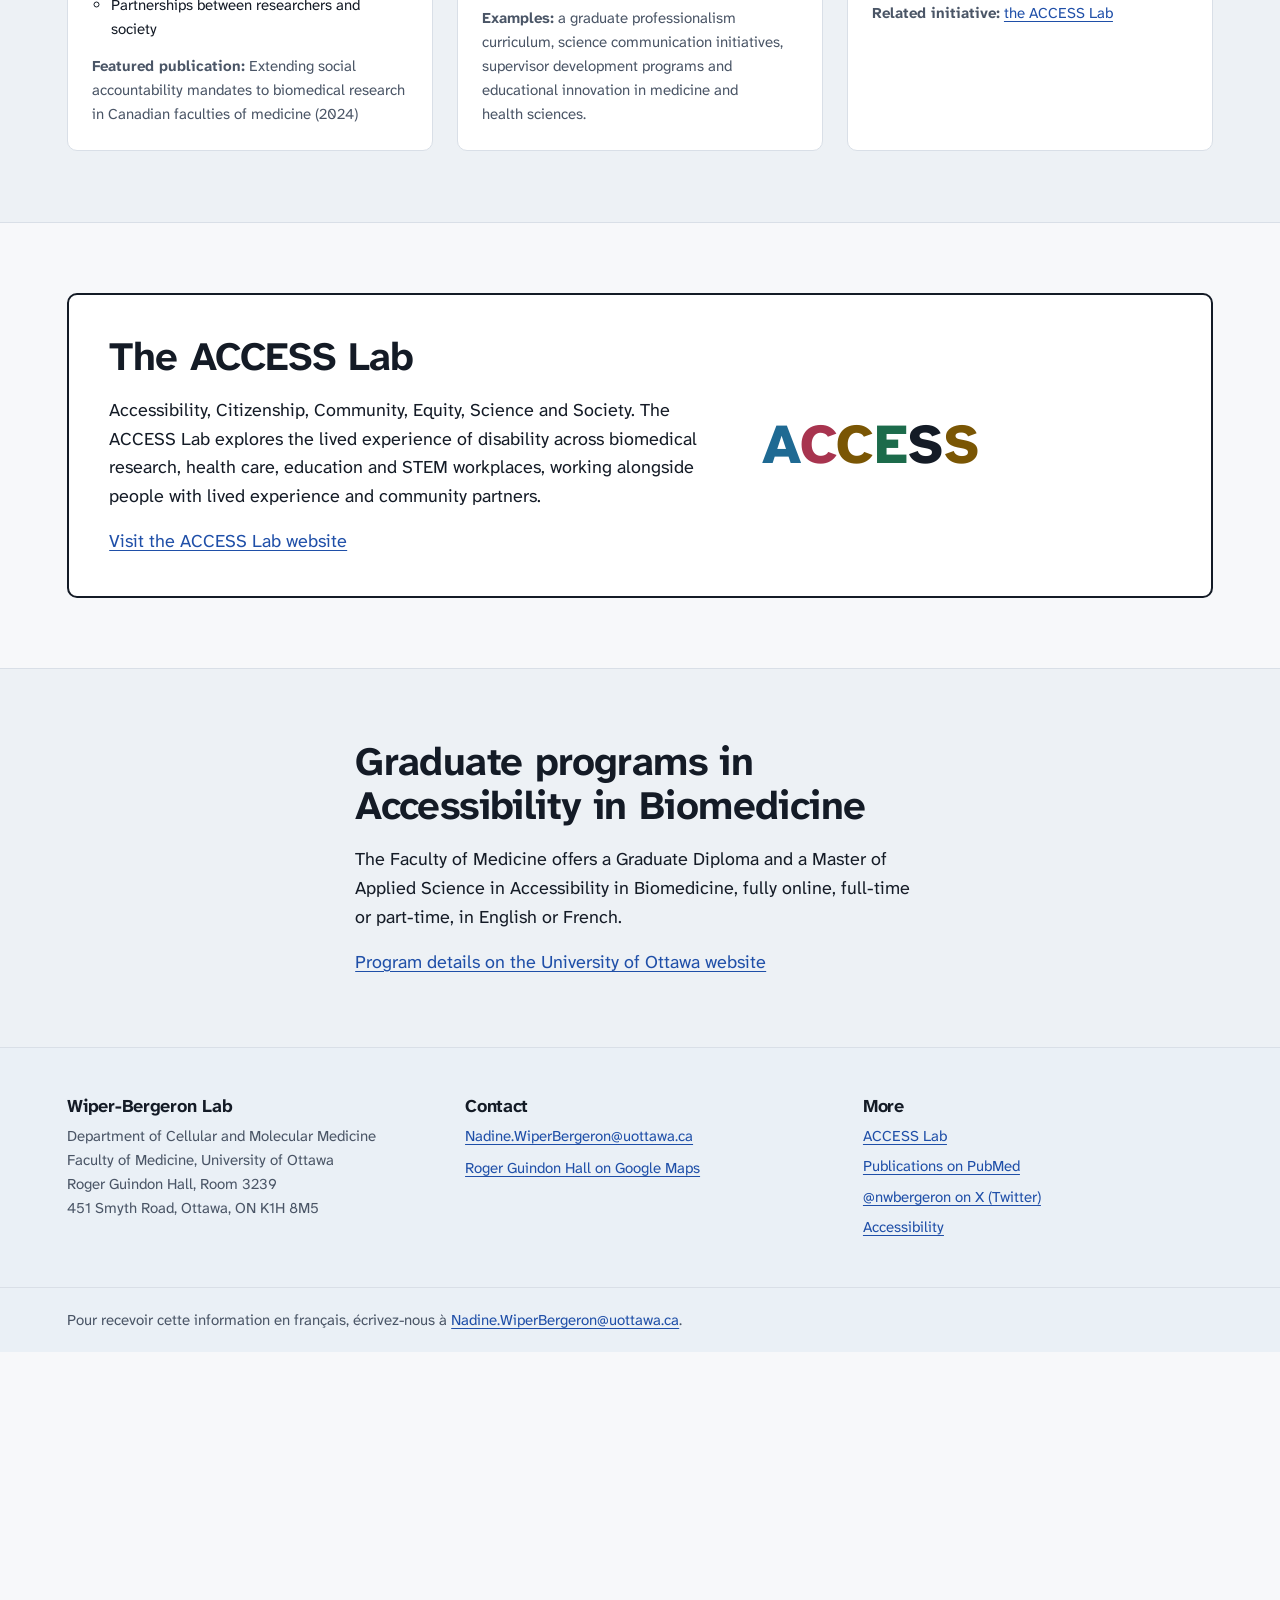
<file: services-7.html>
<!doctype html>
<html lang="en">
<head>
<meta charset="utf-8">
<meta name="viewport" content="width=device-width, initial-scale=1">
<title>This page has moved | Wiper-Bergeron Lab</title>
<meta http-equiv="refresh" content="0; url=research-and-society.html">
<link rel="canonical" href="research-and-society.html">
</head>
<body>
<main>
<h1>This page has moved</h1>
<p>Go to <a href="research-and-society.html">Research and society</a>.</p>
</main>
</body>
</html>
</file>
<file: assets/lab.css>
/* Wiper-Bergeron Lab
   Concept: the site reads like a well-made figure, coloured like an immunofluorescence image.
   Light mode is the printed-figure version on white; dark mode is the image as it looks on the microscope.
   Basal lamina in slate, nuclei in blue, satellite cells (muscle stem cells) in amber, FAPs in green.
   Layout: wide frame, one readable text column, mono "figure labels" for panels, keywords and citations.
   Every text colour passes WCAG 2.2 AA on every surface it sits on, in both themes. */

:root {
  --bg: #F7F8FA;
  --surface: #FFFFFF;
  --tint: #EDF1F5;
  --line: #D9DFE7;
  --ink: #141B26;
  --muted: #4A5566;
  --accent: #1F4FA8;        /* nuclear blue: links, primary buttons */
  --accent-2: #0C6B60;      /* teal, text-safe */
  --link-hover: #143878;
  --focus: #1F4FA8;
  --btn-bg: #1F4FA8;
  --btn-ink: #FFFFFF;
  /* figure */
  --sa-bg: #F2F5F9;
  --sa-fibre: #DCE5EF;
  --sa-fibre-edge: #5C7896;
  --sa-fibre-w: 1.4;
  --sa-nuc: #2747A6;
  --sa-sat: #E39200;
  --sa-fap: #13875C;
  --sa-mark: #141B26;
  --chip-bg: #EDF1F5;
  --hero-band: #EAF0F6;

  --font-display: "Bricolage Grotesque", "Atkinson Hyperlegible Next", system-ui, -apple-system, "Segoe UI", sans-serif;
  --font-body: "Atkinson Hyperlegible Next", "Atkinson Hyperlegible", system-ui, -apple-system, "Segoe UI", sans-serif;
  --font-mono: "IBM Plex Mono", ui-monospace, "SFMono-Regular", Menlo, Consolas, monospace;

  --step--1: 0.9375rem;
  --step-0: 1.125rem;
  --step-1: 1.375rem;
  --step-2: 1.75rem;
  --step-3: clamp(1.875rem, 1.5rem + 1.6vw, 2.5rem);
  --step-4: clamp(2.5rem, 1.6rem + 4vw, 4.5rem);
  --radius: 10px;
  --gutter: clamp(1rem, 0.6rem + 2vw, 2.25rem);
  --measure: 40rem;
  --frame: 76rem;
}
@media (prefers-color-scheme: dark) {
  :root:not([data-theme="light"]) {
    --bg: #07090D; --surface: #0F131A; --tint: #161B25; --line: #262D3A;
    --ink: #EEF1F6; --muted: #AEB6C4;
    --accent: #8DB8FF; --accent-2: #5FE0C8; --link-hover: #C2D8FF; --focus: #8DB8FF;
    --btn-bg: #8DB8FF; --btn-ink: #07090D;
    --sa-bg: #05070A; --sa-fibre: #0D1118; --sa-fibre-edge: #8A9BB3; --sa-fibre-w: 2;
    --sa-nuc: #5B8CFF; --sa-sat: #FFB547; --sa-fap: #3EE08F; --sa-mark: #F2F2F2;
    --chip-bg: #161B25; --hero-band: #0B0E14;
    color-scheme: dark;
  }
}
:root[data-theme="dark"] {
  --bg: #07090D; --surface: #0F131A; --tint: #161B25; --line: #262D3A;
  --ink: #EEF1F6; --muted: #AEB6C4;
  --accent: #8DB8FF; --accent-2: #5FE0C8; --link-hover: #C2D8FF; --focus: #8DB8FF;
  --btn-bg: #8DB8FF; --btn-ink: #07090D;
  --sa-bg: #05070A; --sa-fibre: #0D1118; --sa-fibre-edge: #8A9BB3; --sa-fibre-w: 2;
  --sa-nuc: #5B8CFF; --sa-sat: #FFB547; --sa-fap: #3EE08F; --sa-mark: #F2F2F2;
  --chip-bg: #161B25; --hero-band: #0B0E14;
  color-scheme: dark;
}

*, *::before, *::after { box-sizing: border-box; }
html { -webkit-text-size-adjust: 100%; text-size-adjust: 100%; }
body {
  margin: 0; background: var(--bg); color: var(--ink);
  font-family: var(--font-body); font-size: var(--step-0); line-height: 1.6; overflow-wrap: break-word;
}
img, svg { max-width: 100%; }
h1, h2, h3 { font-family: var(--font-display); color: var(--ink); margin: 0; line-height: 1.12; text-wrap: balance; }
h1 { font-size: var(--step-4); font-weight: 700; letter-spacing: -0.025em; }
h2 { font-size: var(--step-3); font-weight: 700; letter-spacing: -0.015em; }
h3 { font-size: var(--step-1); font-weight: 600; letter-spacing: -0.005em; line-height: 1.25; }
p { margin: 0; text-wrap: pretty; }
h4 { margin: 0; }
a { color: var(--accent); text-decoration-thickness: 0.08em; text-underline-offset: 0.18em; }
a:hover { color: var(--link-hover); text-decoration-thickness: 0.14em; }
:focus-visible { outline: 3px solid var(--focus); outline-offset: 3px; border-radius: 4px; }
[tabindex="-1"]:focus { outline: none; }
em.gene { font-style: italic; }

.sr-only { position: absolute !important; width: 1px; height: 1px; padding: 0; margin: -1px; overflow: hidden; clip: rect(0 0 0 0); white-space: nowrap; border: 0; }
.skip-link { position: absolute; left: var(--gutter); top: -100px; z-index: 10; background: var(--btn-bg); color: var(--btn-ink); padding: 0.75rem 1rem; border-radius: 8px; font-weight: 700; text-decoration: none; }
.skip-link:focus { top: 0.75rem; }

.frame { max-width: var(--frame); margin-inline: auto; padding-inline: var(--gutter); }
.prose { max-width: var(--measure); }
.stack { display: flex; flex-direction: column; gap: 1rem; min-width: 0; }
.label {
  font-family: var(--font-mono); font-size: 0.875rem; font-weight: 500; letter-spacing: 0.04em;
  text-transform: uppercase; color: var(--muted);
}
.lead { font-size: var(--step-1); line-height: 1.5; max-width: var(--measure); }

/* ---------- header ---------- */
.site-header { border-bottom: 1px solid var(--line); }
.site-header .frame { display: flex; flex-wrap: wrap; align-items: center; justify-content: space-between; gap: 0.5rem 2rem; padding-block: 0.9rem; }
.brand { display: inline-flex; align-items: center; gap: 0.75rem; text-decoration: none; color: var(--ink); min-height: 44px; }
.brand-mark { width: 34px; height: 34px; flex: none; }
.brand-mark .bm-f { fill: var(--sa-fibre); stroke: var(--sa-fibre-edge); stroke-width: 1.5; }
.brand-mark .bm-s { fill: var(--sa-sat); }
.brand-name { font-family: var(--font-display); font-weight: 700; font-size: 1.25rem; letter-spacing: -0.01em; line-height: 1.1; }
.brand-name span { display: block; font-family: var(--font-mono); font-weight: 500; font-size: 0.75rem; letter-spacing: 0.06em; color: var(--muted); margin-top: 0.15rem; }
.site-nav ul { list-style: none; margin: 0; padding: 0; display: flex; flex-wrap: wrap; gap: 0.25rem; }
.site-nav a { display: inline-flex; align-items: center; min-height: 44px; padding: 0.25rem 0.7rem; border-radius: 8px; color: var(--ink); text-decoration: none; font-weight: 700; font-size: var(--step--1); }
.site-nav a:hover { background: var(--tint); text-decoration: underline; }
.site-nav a[aria-current="page"] { text-decoration: underline; text-decoration-thickness: 3px; text-underline-offset: 0.45em; text-decoration-color: var(--accent-2); }
.site-nav .ext::after { content: " \2197"; font-weight: 400; }

/* ---------- hero ---------- */
.hero { background: var(--hero-band); border-bottom: 1px solid var(--line); }
.hero .frame { display: grid; grid-template-columns: minmax(0, 1.05fr) minmax(0, 1fr); gap: 2.5rem 3.5rem; align-items: center; padding-block: clamp(2.5rem, 1.5rem + 4vw, 5rem); }
.hero h1 .l2 { color: var(--accent-2); }
.hero h1 .l3 { color: var(--accent); }
.hero h1 { font-size: clamp(2.25rem, 1.4rem + 2.8vw, 3.75rem); }
.hero h1 span { display: block; }
@media (max-width: 56rem) { .hero .frame { grid-template-columns: minmax(0, 1fr); } }

.figure { margin: 0; display: flex; flex-direction: column; gap: 0.75rem; min-width: 0; }
.figure .plate { position: relative; border-radius: var(--radius); overflow: hidden; border: 1px solid var(--line); background: var(--sa-bg); }
.figure .plate svg { display: block; width: 100%; height: auto; }
.figure .scale-label { position: absolute; right: 5%; bottom: 9%; font-family: var(--font-mono); font-size: 0.8125rem; color: var(--sa-mark); }
.legend { list-style: none; margin: 0; padding: 0; display: flex; flex-wrap: wrap; gap: 0.4rem 1.25rem; font-size: var(--step--1); color: var(--ink); }
.legend li { display: inline-flex; align-items: center; gap: 0.5rem; }
.legend svg { width: 26px; height: 16px; flex: none; }
.figure figcaption { font-size: var(--step--1); color: var(--muted); line-height: 1.5; max-width: 38rem; }
.figure figcaption b { font-family: var(--font-mono); color: var(--ink); font-weight: 600; }
.sa-bg { fill: var(--sa-bg); }
.sa-fibre path { fill: var(--sa-fibre); stroke: var(--sa-fibre-edge); stroke-width: var(--sa-fibre-w); stroke-linejoin: round; }
.sa-nuc ellipse { fill: var(--sa-nuc); }
.sa-sat ellipse { fill: var(--sa-sat); stroke: var(--sa-mark); stroke-width: 1; }
.sa-fap ellipse { fill: var(--sa-fap); }
.sa-fap path { fill: none; stroke: var(--sa-fap); stroke-width: 2; stroke-linecap: round; }
.sa-arrow-open path { fill: none; stroke: var(--sa-mark); stroke-width: 1.8; stroke-linejoin: round; }
.sa-arrow path, .sa-scale rect { fill: var(--sa-mark); }

/* ---------- buttons ---------- */
.actions { display: flex; flex-wrap: wrap; gap: 0.75rem; }
.btn { display: inline-flex; align-items: center; min-height: 48px; padding: 0.6rem 1.25rem; border-radius: 999px; border: 2px solid var(--btn-bg); background: var(--btn-bg); color: var(--btn-ink); font-family: var(--font-display); font-weight: 600; font-size: var(--step-0); text-decoration: none; line-height: 1.2; }
.btn:hover { color: var(--btn-ink); text-decoration: underline; }
.btn-quiet { background: transparent; color: var(--ink); border-color: var(--ink); }
.btn-quiet:hover { color: var(--ink); background: var(--tint); }

/* ---------- sections ---------- */
.section { padding-block: clamp(2.75rem, 2rem + 3vw, 5rem); }
.section + .section { border-top: 1px solid var(--line); }
.section-tint { background: var(--tint); }
.section-head { display: flex; flex-direction: column; gap: 0.75rem; margin-bottom: 2.25rem; max-width: var(--measure); }
.page-intro { padding-block: clamp(2.5rem, 1.8rem + 3vw, 4.25rem) clamp(2rem, 1.5rem + 2vw, 3rem); background: var(--hero-band); border-bottom: 1px solid var(--line); }
.page-intro .frame { display: flex; flex-direction: column; gap: 1rem; }
.scalebar { display: flex; align-items: center; gap: 0.6rem; font-family: var(--font-mono); font-size: 0.8125rem; color: var(--muted); }
.scalebar::before { content: ""; width: 64px; height: 5px; background: var(--ink); }

/* two programs */
.programs { display: grid; grid-template-columns: repeat(2, minmax(0, 1fr)); gap: 1.5rem; }
@media (max-width: 52rem) { .programs { grid-template-columns: minmax(0, 1fr); } }
.program { position: relative; background: var(--surface); border: 1px solid var(--line); border-radius: var(--radius); padding: clamp(1.5rem, 1rem + 2vw, 2.25rem); display: flex; flex-direction: column; gap: 1rem; min-width: 0; }
.program h3 { font-size: var(--step-2); }
.program h3 a { color: var(--ink); text-decoration: underline; text-decoration-color: var(--line); text-decoration-thickness: 2px; }
.program h3 a::after { content: ""; position: absolute; inset: 0; border-radius: var(--radius); }
.program:hover { border-color: var(--ink); }
.program:hover h3 a { text-decoration-color: currentColor; }
.program:focus-within { outline: 3px solid var(--focus); outline-offset: 3px; }
.program h3 a:focus-visible { outline: none; }
.program ul { margin: 0; padding-left: 1.2rem; display: flex; flex-direction: column; gap: 0.35rem; }
.program .swatch { display: flex; gap: 6px; }
.program .swatch span { width: 18px; height: 18px; border-radius: 999px; }
.sw-l { background: var(--sa-fibre-edge); } .sw-b { background: var(--sa-nuc); } .sw-a { background: var(--sa-sat); } .sw-g { background: var(--sa-fap); } .sw-t { background: var(--accent-2); } .sw-n { background: var(--accent); }

/* research panels */
.panels { display: flex; flex-direction: column; gap: 0; }
.panel { display: grid; grid-template-columns: 4.5rem minmax(0, 1fr); gap: 0.5rem 2rem; padding-block: 2.5rem; border-top: 1px solid var(--line); }
.panel:first-child { border-top: 0; padding-top: 0; }
.panel-letter { font-family: var(--font-display); font-weight: 700; font-size: 3.25rem; line-height: 1; color: var(--accent-2); }
.panel-body h3 { font-size: var(--step-2); }
.panel-body { display: flex; flex-direction: column; gap: 1rem; min-width: 0; max-width: 46rem; }
.panel .question { font-family: var(--font-display); font-size: var(--step-1); font-weight: 600; color: var(--accent); line-height: 1.3; }
@media (max-width: 36rem) { .panel { grid-template-columns: minmax(0, 1fr); } .panel-letter { font-size: 2.5rem; } }

.chips { list-style: none; margin: 0; padding: 0; display: flex; flex-wrap: wrap; gap: 0.5rem; }
.chips li { font-family: var(--font-mono); font-size: 0.875rem; padding: 0.3rem 0.65rem; border-radius: 6px; background: var(--chip-bg); border: 1px solid var(--line); color: var(--ink); }

/* citations */
.refs { list-style: none; margin: 0; padding: 0; display: flex; flex-direction: column; gap: 1.25rem; }
.refs li { padding-left: 1rem; border-left: 3px solid var(--line); display: flex; flex-direction: column; gap: 0.3rem; }
.refs .t { font-weight: 700; }
.refs .a, .refs .j { font-size: var(--step--1); color: var(--muted); }
.refs .j a { font-family: var(--font-mono); font-size: 0.875rem; }
.refs .note { font-size: var(--step--1); }

.panels.years .panel { grid-template-columns: 6.5rem minmax(0, 1fr); }
.panels.years .panel-letter { font-size: 2rem; }
@media (max-width: 36rem) { .panels.years .panel { grid-template-columns: minmax(0, 1fr); } }

/* themes in society */
.numbered { list-style: none; counter-reset: n; margin: 0; padding: 0; display: grid; grid-template-columns: repeat(auto-fit, minmax(min(100%, 20rem), 1fr)); gap: 1.5rem; }
.numbered > li { counter-increment: n; background: var(--surface); border: 1px solid var(--line); border-radius: var(--radius); padding: 1.5rem; display: flex; flex-direction: column; gap: 0.8rem; min-width: 0; }
.numbered > li::before { content: counter(n); font-family: var(--font-display); font-weight: 700; font-size: 2.25rem; line-height: 1; color: var(--accent-2); }
.numbered ul { margin: 0; padding-left: 1.2rem; display: flex; flex-direction: column; gap: 0.3rem; font-size: var(--step--1); }

/* values */
.values { margin: 0; display: grid; grid-template-columns: repeat(auto-fit, minmax(min(100%, 13rem), 1fr)); gap: 1.5rem 2rem; }
.values div { display: flex; flex-direction: column; gap: 0.4rem; border-top: 3px solid var(--accent-2); padding-top: 0.9rem; }
.values dt { font-family: var(--font-display); font-weight: 700; font-size: var(--step-1); }
.values dd { margin: 0; color: var(--ink); }

/* callout linking to ACCESS */
.callout { background: var(--surface); border: 2px solid var(--ink); border-radius: var(--radius); padding: clamp(1.5rem, 1rem + 2vw, 2.5rem); display: grid; grid-template-columns: minmax(0, 1.5fr) minmax(0, 1fr); gap: 1.25rem 2.5rem; align-items: center; }
@media (max-width: 52rem) { .callout { grid-template-columns: minmax(0, 1fr); } }
.access-word { font-family: var(--font-display); font-weight: 800; font-size: clamp(2.5rem, 2rem + 2vw, 3.5rem); line-height: 1; letter-spacing: 0.01em; }
.aw-a { color: #1F6A93; } .aw-c1 { color: #A8344F; } .aw-c2 { color: #7A5604; } .aw-e { color: #1C6B4B; } .aw-s1 { color: var(--ink); } .aw-s2 { color: #7A5604; }
@media (prefers-color-scheme: dark) { :root:not([data-theme="light"]) .aw-a { color: #7FC3E3; } :root:not([data-theme="light"]) .aw-c1 { color: #F28EA5; } :root:not([data-theme="light"]) .aw-c2, :root:not([data-theme="light"]) .aw-s2 { color: #E6B95A; } :root:not([data-theme="light"]) .aw-e { color: #74D3A6; } }
:root[data-theme="dark"] .aw-a { color: #7FC3E3; } :root[data-theme="dark"] .aw-c1 { color: #F28EA5; } :root[data-theme="dark"] .aw-c2, :root[data-theme="dark"] .aw-s2 { color: #E6B95A; } :root[data-theme="dark"] .aw-e { color: #74D3A6; }

/* positions */
.positions { list-style: none; margin: 0; padding: 0; display: flex; flex-direction: column; gap: 1.25rem; }
.position { background: var(--surface); border: 1px solid var(--line); border-radius: var(--radius); padding: 1.5rem; display: grid; grid-template-columns: minmax(0, 1fr) auto; gap: 0.75rem 2rem; align-items: start; }
.position .when { font-family: var(--font-mono); font-size: 0.875rem; padding: 0.3rem 0.65rem; border-radius: 6px; background: var(--chip-bg); border: 1px solid var(--line); white-space: nowrap; }
.position .stack { gap: 0.6rem; }
@media (max-width: 36rem) { .position { grid-template-columns: minmax(0, 1fr); } .position .when { justify-self: start; } }

/* person */
.person { display: grid; grid-template-columns: 10rem minmax(0, 1fr); gap: 1.5rem 2.5rem; align-items: start; }
.person .photo { width: 10rem; max-width: 100%; aspect-ratio: 1; border-radius: 999px; display: grid; place-items: center; font-family: var(--font-display); font-weight: 700; font-size: 2.5rem; background: #1F4FA8; color: #FFFFFF; }
@media (max-width: 36rem) { .person { grid-template-columns: minmax(0, 1fr); } .person .photo { width: 7rem; font-size: 2rem; } }

.split { display: grid; grid-template-columns: minmax(0, 1fr) minmax(0, 1fr); gap: 2rem 3.5rem; align-items: start; }
@media (max-width: 52rem) { .split { grid-template-columns: minmax(0, 1fr); } }
.contact-box { background: var(--surface); border: 1px solid var(--line); border-radius: var(--radius); padding: 1.5rem; display: flex; flex-direction: column; gap: 0.5rem; }
.email { font-family: var(--font-display); font-weight: 600; font-size: var(--step-1); overflow-wrap: anywhere; }
.note { font-size: var(--step--1); color: var(--muted); }
address { font-style: normal; }
.checks { list-style: none; margin: 0; padding: 0; display: flex; flex-direction: column; gap: 0.6rem; }
.checks li { position: relative; padding-left: 1.75rem; }
.checks li::before { content: ""; position: absolute; left: 0.15rem; top: 0.35em; width: 0.5rem; height: 0.95rem; border: solid var(--accent-2); border-width: 0 3px 3px 0; transform: rotate(45deg); }

/* ---------- footer ---------- */
.site-footer { border-top: 1px solid var(--line); background: var(--hero-band); }
.site-footer .frame { padding-block: 3rem; display: grid; grid-template-columns: repeat(auto-fit, minmax(min(100%, 15rem), 1fr)); gap: 2rem 3rem; }
.site-footer h2 { font-size: var(--step-0); margin-bottom: 0.5rem; }
.site-footer p, .site-footer address, .site-footer li { font-size: var(--step--1); color: var(--muted); line-height: 1.6; }
.site-footer ul { list-style: none; margin: 0; padding: 0; display: flex; flex-direction: column; gap: 0.4rem; }
.footer-bottom { border-top: 1px solid var(--line); }
.footer-bottom .frame { padding-block: 1.25rem; display: block; }

@media (prefers-reduced-motion: reduce) { *, *::before, *::after { transition: none !important; animation: none !important; } }
@media (forced-colors: active) {
  .program, .callout, .contact-box, .position, .numbered > li, .btn { border: 2px solid CanvasText; }
  .site-nav a[aria-current="page"] { text-decoration-color: CanvasText; }
}
@media print {
  .site-nav, .skip-link, .actions { display: none !important; }
  body { background: #FFFFFF; color: #000000; }
}

/* ---------- data and resources ---------- */
.resource { display: grid; grid-template-columns: minmax(0, 1.35fr) minmax(0, 1fr); gap: 2rem 3.5rem; align-items: start; }
@media (max-width: 56rem) { .resource { grid-template-columns: minmax(0, 1fr); } }
.resource-name { font-size: clamp(2.25rem, 1.6rem + 2.6vw, 3.5rem); letter-spacing: -0.02em; }
.resource-sub { font-family: var(--font-mono); font-size: 0.9375rem; color: var(--muted); }
.glance { margin: 0; background: var(--surface); border: 1px solid var(--line); border-radius: var(--radius); padding: 1.5rem; display: flex; flex-direction: column; gap: 1.1rem; }
.glance div { display: flex; flex-direction: column; gap: 0.15rem; padding-bottom: 1.1rem; border-bottom: 1px solid var(--line); }
.glance div:last-child { border-bottom: 0; padding-bottom: 0; }
.glance dt { font-family: var(--font-mono); font-size: 0.8125rem; letter-spacing: 0.04em; text-transform: uppercase; color: var(--muted); }
.glance dd { margin: 0; }
.glance .num { font-family: var(--font-display); font-weight: 700; font-size: var(--step-2); line-height: 1.1; font-variant-numeric: tabular-nums; color: var(--ink); }
.links-list { list-style: none; margin: 0; padding: 0; display: flex; flex-direction: column; gap: 0.9rem; }
.links-list li { display: flex; flex-direction: column; gap: 0.1rem; }
.links-list .what { font-weight: 700; }
.links-list .where { font-family: var(--font-mono); font-size: 0.875rem; overflow-wrap: anywhere; }
.status { display: inline-flex; align-self: flex-start; align-items: center; gap: 0.5rem; padding: 0.3rem 0.75rem; border-radius: 999px; border: 1px solid var(--line); background: var(--chip-bg); font-family: var(--font-mono); font-size: 0.875rem; color: var(--ink); }
.status::before { content: ""; width: 0.6rem; height: 0.6rem; border-radius: 999px; background: var(--sa-sat); border: 1px solid var(--sa-mark); }
.citation { background: var(--surface); border: 1px solid var(--line); border-radius: var(--radius); padding: 1.25rem 1.5rem; display: flex; flex-direction: column; gap: 1rem; max-width: 52rem; }
.citation p { font-size: var(--step--1); line-height: 1.6; }
.copy-btn { align-self: flex-start; min-height: 44px; padding: 0.5rem 1rem; border-radius: 999px; border: 2px solid var(--ink); background: transparent; color: var(--ink); font: inherit; font-weight: 700; font-size: var(--step--1); cursor: pointer; }
.copy-btn:hover { background: var(--tint); }
.copy-status { font-size: var(--step--1); color: var(--muted); min-height: 1.5em; }
</file>
